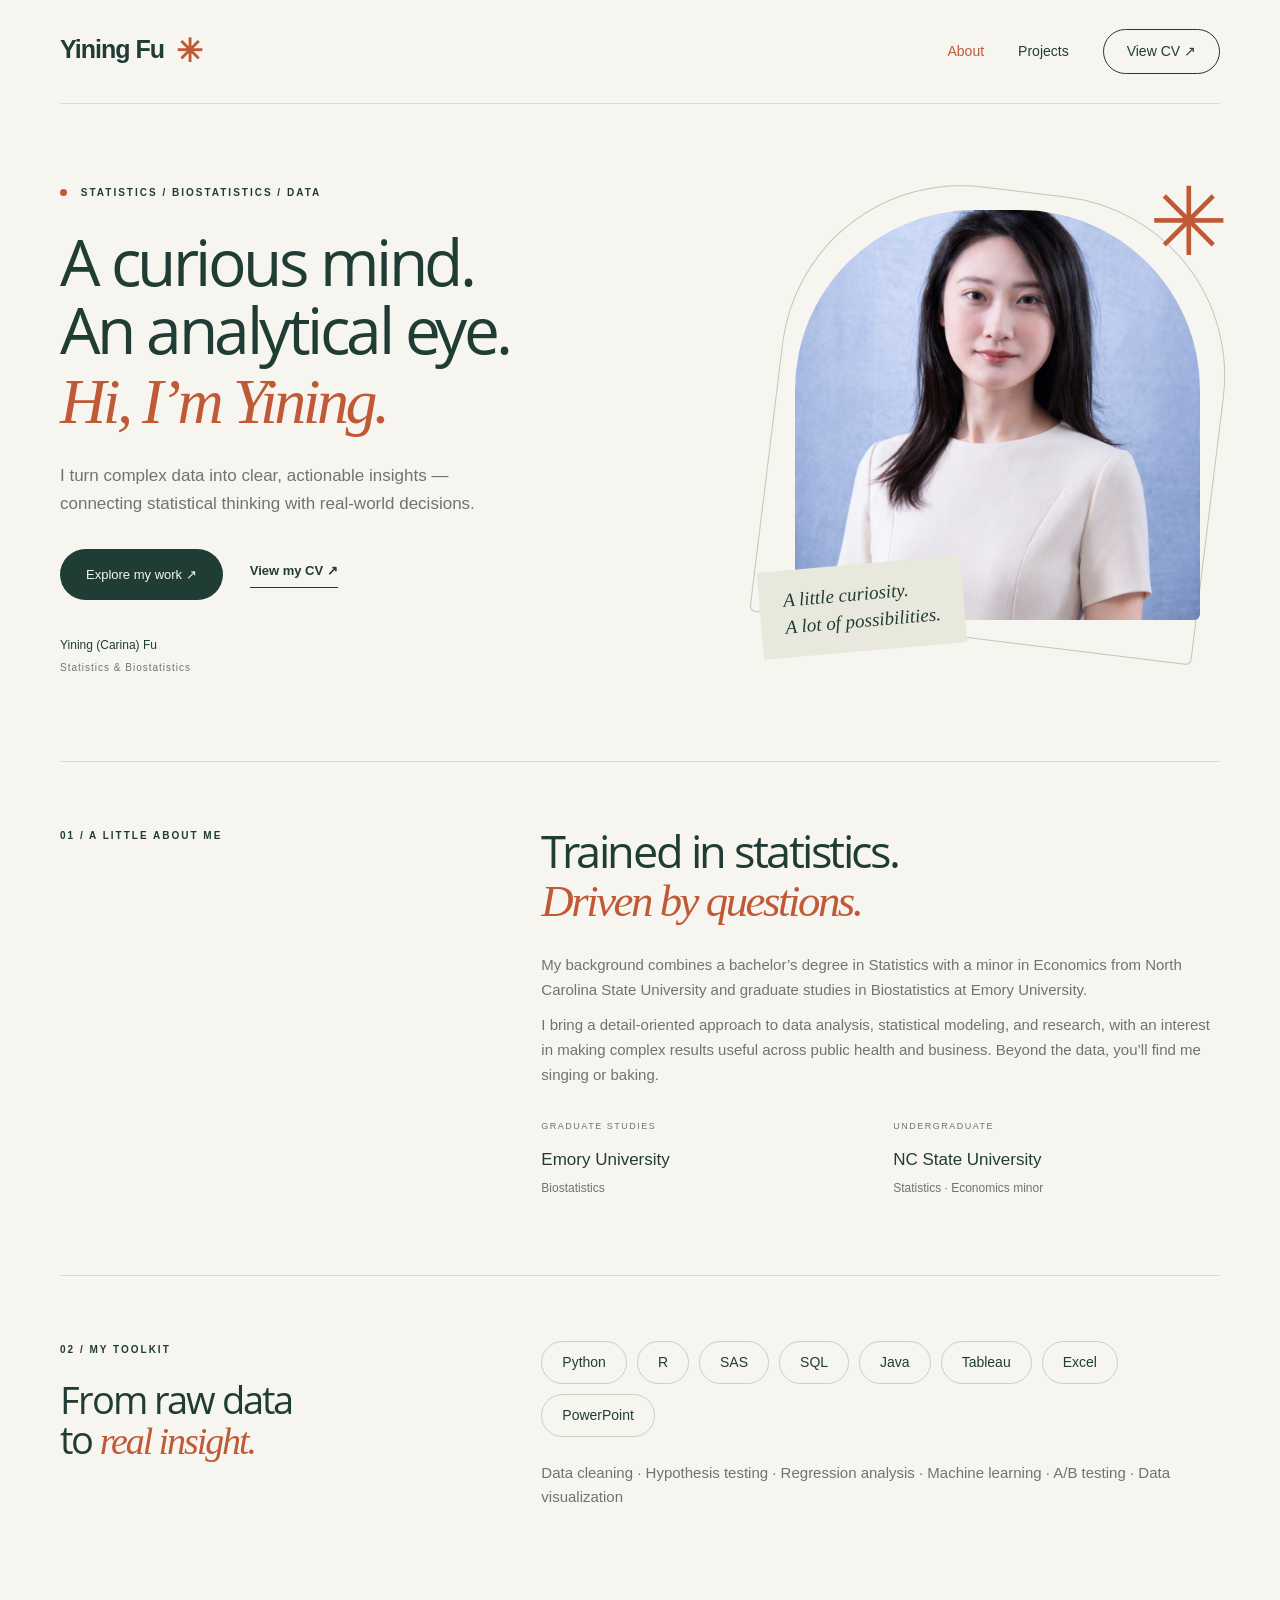
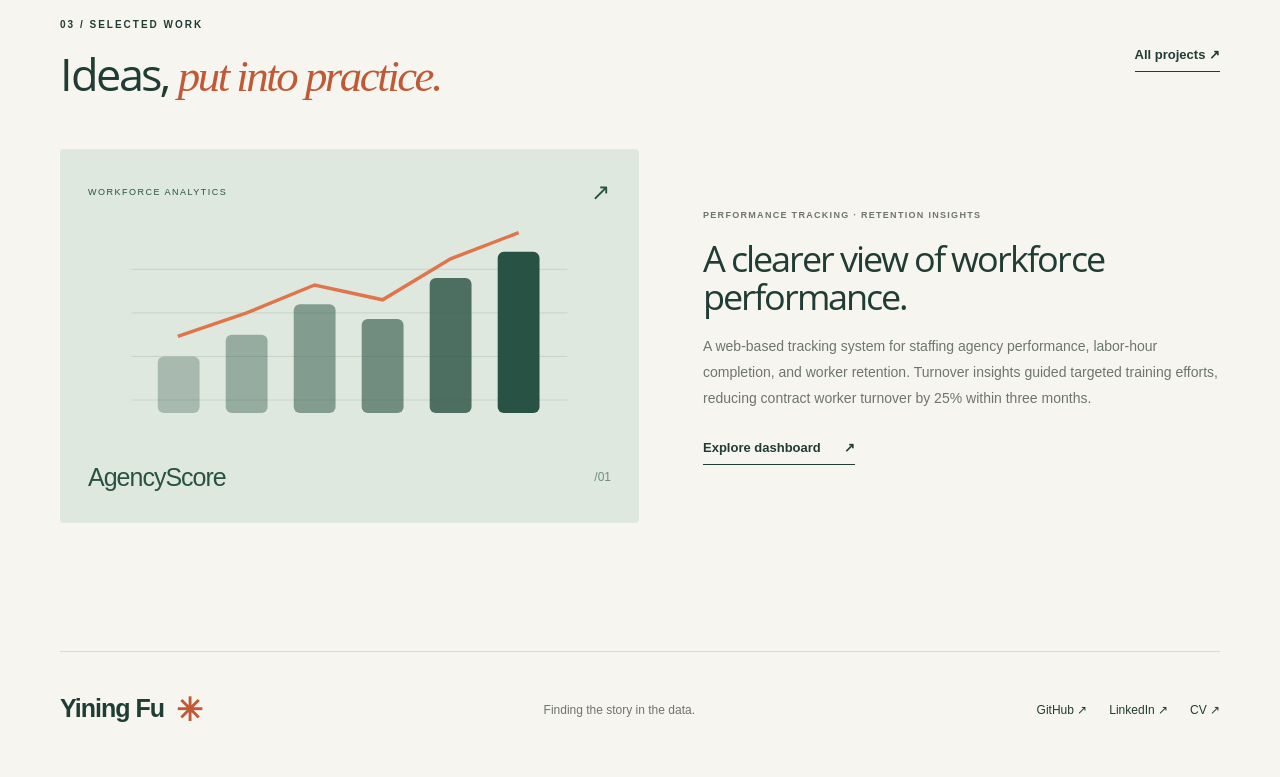
<file: docs/index.html>
<!DOCTYPE html>

<html>

<head>

<meta charset="utf-8" />
<meta name="generator" content="pandoc" />
<meta http-equiv="X-UA-Compatible" content="IE=EDGE" />




<title>Yining Fu | Statistics & Biostatistics</title>

<script src="site_libs/header-attrs-2.29/header-attrs.js"></script>
<script src="site_libs/jquery-3.6.0/jquery-3.6.0.min.js"></script>
<meta name="viewport" content="width=device-width, initial-scale=1" />
<link href="site_libs/bootstrap-3.3.5/css/yeti.min.css" rel="stylesheet" />
<script src="site_libs/bootstrap-3.3.5/js/bootstrap.min.js"></script>
<script src="site_libs/bootstrap-3.3.5/shim/html5shiv.min.js"></script>
<script src="site_libs/bootstrap-3.3.5/shim/respond.min.js"></script>
<style>h1 {font-size: 34px;}
       h1.title {font-size: 38px;}
       h2 {font-size: 30px;}
       h3 {font-size: 24px;}
       h4 {font-size: 18px;}
       h5 {font-size: 16px;}
       h6 {font-size: 12px;}
       code {color: inherit; background-color: rgba(0, 0, 0, 0.04);}
       pre:not([class]) { background-color: white }</style>
<script src="site_libs/navigation-1.1/tabsets.js"></script>
<link href="site_libs/highlightjs-9.12.0/default.css" rel="stylesheet" />
<script src="site_libs/highlightjs-9.12.0/highlight.js"></script>
<link href="site_libs/font-awesome-6.5.2/css/all.min.css" rel="stylesheet" />
<link href="site_libs/font-awesome-6.5.2/css/v4-shims.min.css" rel="stylesheet" />
<link rel="icon" type="image/png" href="images/favicon.ico"/>

<style type="text/css">
  code{white-space: pre-wrap;}
  span.smallcaps{font-variant: small-caps;}
  span.underline{text-decoration: underline;}
  div.column{display: inline-block; vertical-align: top; width: 50%;}
  div.hanging-indent{margin-left: 1.5em; text-indent: -1.5em;}
  ul.task-list{list-style: none;}
    </style>

<style type="text/css">code{white-space: pre;}</style>
<script type="text/javascript">
if (window.hljs) {
  hljs.configure({languages: []});
  hljs.initHighlightingOnLoad();
  if (document.readyState && document.readyState === "complete") {
    window.setTimeout(function() { hljs.initHighlighting(); }, 0);
  }
}
</script>






<link rel="stylesheet" href="style.css" type="text/css" />



<style type = "text/css">
.main-container {
  max-width: 940px;
  margin-left: auto;
  margin-right: auto;
}
img {
  max-width:100%;
}
.tabbed-pane {
  padding-top: 12px;
}
.html-widget {
  margin-bottom: 20px;
}
button.code-folding-btn:focus {
  outline: none;
}
summary {
  display: list-item;
}
details > summary > p:only-child {
  display: inline;
}
pre code {
  padding: 0;
}
</style>


<style type="text/css">
.dropdown-submenu {
  position: relative;
}
.dropdown-submenu>.dropdown-menu {
  top: 0;
  left: 100%;
  margin-top: -6px;
  margin-left: -1px;
  border-radius: 0 6px 6px 6px;
}
.dropdown-submenu:hover>.dropdown-menu {
  display: block;
}
.dropdown-submenu>a:after {
  display: block;
  content: " ";
  float: right;
  width: 0;
  height: 0;
  border-color: transparent;
  border-style: solid;
  border-width: 5px 0 5px 5px;
  border-left-color: #cccccc;
  margin-top: 5px;
  margin-right: -10px;
}
.dropdown-submenu:hover>a:after {
  border-left-color: #adb5bd;
}
.dropdown-submenu.pull-left {
  float: none;
}
.dropdown-submenu.pull-left>.dropdown-menu {
  left: -100%;
  margin-left: 10px;
  border-radius: 6px 0 6px 6px;
}
</style>

<script type="text/javascript">
// manage active state of menu based on current page
$(document).ready(function () {
  // active menu anchor
  href = window.location.pathname
  href = href.substr(href.lastIndexOf('/') + 1)
  if (href === "")
    href = "index.html";
  var menuAnchor = $('a[href="' + href + '"]');

  // mark the anchor link active (and if it's in a dropdown, also mark that active)
  var dropdown = menuAnchor.closest('li.dropdown');
  if (window.bootstrap) { // Bootstrap 4+
    menuAnchor.addClass('active');
    dropdown.find('> .dropdown-toggle').addClass('active');
  } else { // Bootstrap 3
    menuAnchor.parent().addClass('active');
    dropdown.addClass('active');
  }

  // Navbar adjustments
  var navHeight = $(".navbar").first().height() + 15;
  var style = document.createElement('style');
  var pt = "padding-top: " + navHeight + "px; ";
  var mt = "margin-top: -" + navHeight + "px; ";
  var css = "";
  // offset scroll position for anchor links (for fixed navbar)
  for (var i = 1; i <= 6; i++) {
    css += ".section h" + i + "{ " + pt + mt + "}\n";
  }
  style.innerHTML = "body {" + pt + "padding-bottom: 40px; }\n" + css;
  document.head.appendChild(style);
});
</script>

<!-- tabsets -->

<style type="text/css">
.tabset-dropdown > .nav-tabs {
  display: inline-table;
  max-height: 500px;
  min-height: 44px;
  overflow-y: auto;
  border: 1px solid #ddd;
  border-radius: 4px;
}

.tabset-dropdown > .nav-tabs > li.active:before, .tabset-dropdown > .nav-tabs.nav-tabs-open:before {
  content: "\e259";
  font-family: 'Glyphicons Halflings';
  display: inline-block;
  padding: 10px;
  border-right: 1px solid #ddd;
}

.tabset-dropdown > .nav-tabs.nav-tabs-open > li.active:before {
  content: "\e258";
  font-family: 'Glyphicons Halflings';
  border: none;
}

.tabset-dropdown > .nav-tabs > li.active {
  display: block;
}

.tabset-dropdown > .nav-tabs > li > a,
.tabset-dropdown > .nav-tabs > li > a:focus,
.tabset-dropdown > .nav-tabs > li > a:hover {
  border: none;
  display: inline-block;
  border-radius: 4px;
  background-color: transparent;
}

.tabset-dropdown > .nav-tabs.nav-tabs-open > li {
  display: block;
  float: none;
}

.tabset-dropdown > .nav-tabs > li {
  display: none;
}
</style>

<!-- code folding -->




</head>

<body>


<div class="container-fluid main-container">




<div class="navbar navbar-default  navbar-fixed-top" role="navigation">
  <div class="container">
    <div class="navbar-header">
      <button type="button" class="navbar-toggle collapsed" data-toggle="collapse" data-bs-toggle="collapse" data-target="#navbar" data-bs-target="#navbar">
        <span class="icon-bar"></span>
        <span class="icon-bar"></span>
        <span class="icon-bar"></span>
      </button>
      <a class="navbar-brand" href="index.html">Yining's Website</a>
    </div>
    <div id="navbar" class="navbar-collapse collapse">
      <ul class="nav navbar-nav">
        <li>
  <a href="index.html">
    <span class="fa fa-home"></span>
     
    Home
  </a>
</li>
<li>
  <a href="projects.html">
    <span class="fa fa-computer"></span>
     
    Projects
  </a>
</li>
<li>
  <a href="files/cv_full.pdf">
    <span class="fa fa-paperclip"></span>
     
    CV
  </a>
</li>
      </ul>
      <ul class="nav navbar-nav navbar-right">
        <li>
  <a href="https://github.com/yiningfu619">
    <span class="fa fa-github"></span>
     
  </a>
</li>
<li>
  <a href="https://www.linkedin.com/in/yining-fu-abc2025/">
    <span class="fa fa-linkedin"></span>
     
  </a>
</li>
      </ul>
    </div><!--/.nav-collapse -->
  </div><!--/.container -->
</div><!--/.navbar -->

<nav class="portfolio-nav" aria-label="Main navigation"><a class="signature" href="index.html">Yining Fu<span>✳</span></a><div><a href="index.html" aria-current="page">About</a><a href="projects.html">Projects</a><a class="nav-cv" href="files/cv_full.pdf">View CV ↗</a></div></nav><main><section class="home-hero"><div><div class="eyebrow"><span class="tiny-dot"></span> STATISTICS / BIOSTATISTICS / DATA</div><h1>A curious mind.<br>An analytical eye.<br><em>Hi, I’m Yining.</em></h1><p class="intro">I turn complex data into clear, actionable insights — connecting statistical thinking with real-world decisions.</p><div class="hero-actions"><a class="button" href="projects.html">Explore my work ↗</a><a class="text-link" href="files/cv_full.pdf">View my CV ↗</a></div><div class="name-note">Yining (Carina) Fu <span>Statistics &amp; Biostatistics</span></div></div><div class="portrait-wrap"><span class="portrait-orbit"></span><img src="images/profile.png" alt="Yining (Carina) Fu" class="portrait"><span class="portrait-star">✳</span><div class="portrait-caption">A little curiosity.<br>A lot of possibilities.</div></div></section><section class="about-section"><div class="eyebrow">01 / A LITTLE ABOUT ME</div><div><h2>Trained in statistics.<br><em>Driven by questions.</em></h2><p>My background combines a bachelor’s degree in Statistics with a minor in Economics from North Carolina State University and graduate studies in Biostatistics at Emory University.</p><p>I bring a detail-oriented approach to data analysis, statistical modeling, and research, with an interest in making complex results useful across public health and business. Beyond the data, you’ll find me singing or baking.</p><div class="education"><div><span>GRADUATE STUDIES</span><strong>Emory University</strong><p>Biostatistics</p></div><div><span>UNDERGRADUATE</span><strong>NC State University</strong><p>Statistics · Economics minor</p></div></div></div></section><section class="toolkit"><div><div class="eyebrow">02 / MY TOOLKIT</div><h2>From raw data<br>to <em>real insight.</em></h2></div><div><div class="skill-tags"><span>Python</span><span>R</span><span>SAS</span><span>SQL</span><span>Java</span><span>Tableau</span><span>Excel</span><span>PowerPoint</span></div><p>Data cleaning · Hypothesis testing · Regression analysis · Machine learning · A/B testing · Data visualization</p></div></section><section class="home-work"><div class="section-heading"><div><div class="eyebrow">03 / SELECTED WORK</div><h2>Ideas, <em>put into practice.</em></h2></div><a class="text-link" href="projects.html">All projects ↗</a></div><article class="project-card card-0"><a class="project-art" href="https://yiningfu619.github.io/AgencyScore/" aria-label="Explore dashboard: AgencyScore"><div class="art-top"><span>WORKFORCE ANALYTICS</span><span>↗</span></div><svg viewBox="0 0 600 270" aria-hidden="true"><g stroke="currentColor" opacity=".15"><path d="M50 60H550M50 110H550M50 160H550M50 210H550"/></g><g fill="currentColor"><rect x="80" y="160" width="48" height="65" rx="7" opacity=".3"/><rect x="158" y="135" width="48" height="90" rx="7" opacity=".4"/><rect x="236" y="100" width="48" height="125" rx="7" opacity=".5"/><rect x="314" y="117" width="48" height="108" rx="7" opacity=".6"/><rect x="392" y="70" width="48" height="155" rx="7" opacity=".8"/><rect x="470" y="40" width="48" height="185" rx="7"/></g><path d="M103 137L182 110L260 78L338 95L416 48L494 18" fill="none" stroke="#df754d" stroke-width="4"/></svg><div class="art-bottom"><strong>AgencyScore</strong><span>/01</span></div></a><div class="project-copy"><div class="eyebrow">Performance tracking · Retention insights</div><h2>A clearer view of workforce performance.</h2><p>A web-based tracking system for staffing agency performance, labor-hour completion, and worker retention. Turnover insights guided targeted training efforts, reducing contract worker turnover by 25% within three months.</p><a class="text-link" href="https://yiningfu619.github.io/AgencyScore/">Explore dashboard <span>↗</span></a></div></article></section></main><footer class="portfolio-footer"><a class="signature" href="index.html">Yining Fu<span>✳</span></a><p>Finding the story in the data.</p><div><a href="https://github.com/yiningfu619">GitHub ↗</a><a href="https://www.linkedin.com/in/yining-fu-abc2025/">LinkedIn ↗</a><a href="files/cv_full.pdf">CV ↗</a></div></footer>
</div>

<script>

// add bootstrap table styles to pandoc tables
function bootstrapStylePandocTables() {
  $('tr.odd').parent('tbody').parent('table').addClass('table table-condensed');
}
$(document).ready(function () {
  bootstrapStylePandocTables();
});


</script>

<!-- tabsets -->

<script>
$(document).ready(function () {
  window.buildTabsets("TOC");
});

$(document).ready(function () {
  $('.tabset-dropdown > .nav-tabs > li').click(function () {
    $(this).parent().toggleClass('nav-tabs-open');
  });
});
</script>

<!-- code folding -->


<!-- dynamically load mathjax for compatibility with self-contained -->
<script>
  (function () {
    var script = document.createElement("script");
    script.type = "text/javascript";
    script.src  = "https://mathjax.rstudio.com/latest/MathJax.js?config=TeX-AMS-MML_HTMLorMML";
    document.getElementsByTagName("head")[0].appendChild(script);
  })();
</script>

</body>
</html>
</file>
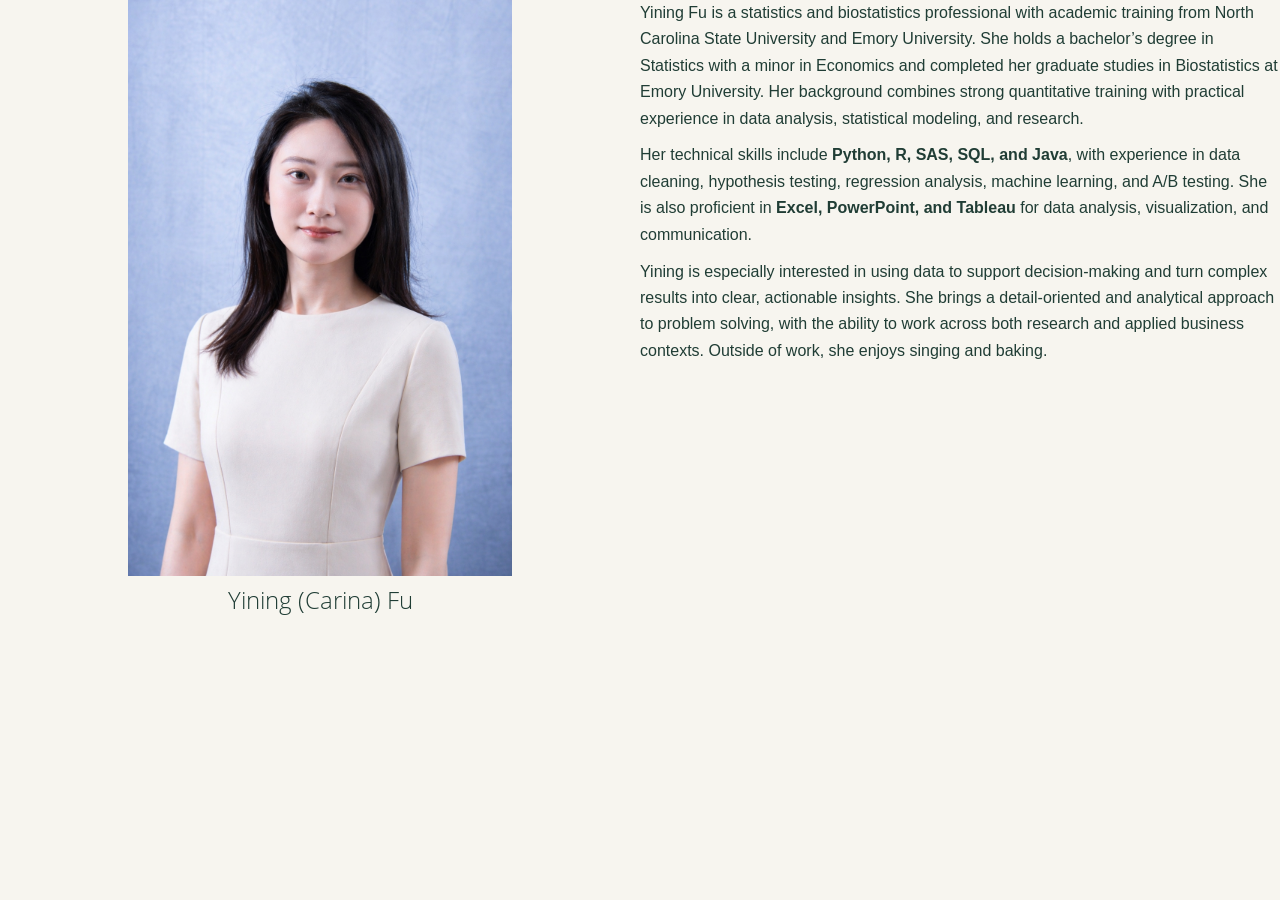
<file: docs/index.knit.html>
<!DOCTYPE html>

<html>

<head>

<meta charset="utf-8" />
<meta name="generator" content="pandoc" />
<meta http-equiv="X-UA-Compatible" content="IE=EDGE" />




<title>index.knit</title>

<script src="site_libs/header-attrs-2.29/header-attrs.js"></script>
<script src="site_libs/jquery-3.6.0/jquery-3.6.0.min.js"></script>
<meta name="viewport" content="width=device-width, initial-scale=1" />
<link href="site_libs/bootstrap-3.3.5/css/yeti.min.css" rel="stylesheet" />
<script src="site_libs/bootstrap-3.3.5/js/bootstrap.min.js"></script>
<script src="site_libs/bootstrap-3.3.5/shim/html5shiv.min.js"></script>
<script src="site_libs/bootstrap-3.3.5/shim/respond.min.js"></script>
<style>h1 {font-size: 34px;}
       h1.title {font-size: 38px;}
       h2 {font-size: 30px;}
       h3 {font-size: 24px;}
       h4 {font-size: 18px;}
       h5 {font-size: 16px;}
       h6 {font-size: 12px;}
       code {color: inherit; background-color: rgba(0, 0, 0, 0.04);}
       pre:not([class]) { background-color: white }</style>
<script src="site_libs/navigation-1.1/tabsets.js"></script>
<link href="site_libs/highlightjs-9.12.0/default.css" rel="stylesheet" />
<script src="site_libs/highlightjs-9.12.0/highlight.js"></script>
<link rel="icon" type="image/png" href="images/favicon.ico"/>

<style type="text/css">
  code{white-space: pre-wrap;}
  span.smallcaps{font-variant: small-caps;}
  span.underline{text-decoration: underline;}
  div.column{display: inline-block; vertical-align: top; width: 50%;}
  div.hanging-indent{margin-left: 1.5em; text-indent: -1.5em;}
  ul.task-list{list-style: none;}
    </style>

<style type="text/css">code{white-space: pre;}</style>
<script type="text/javascript">
if (window.hljs) {
  hljs.configure({languages: []});
  hljs.initHighlightingOnLoad();
  if (document.readyState && document.readyState === "complete") {
    window.setTimeout(function() { hljs.initHighlighting(); }, 0);
  }
}
</script>






<link rel="stylesheet" href="style.css" type="text/css" />



<style type = "text/css">
.main-container {
  max-width: 940px;
  margin-left: auto;
  margin-right: auto;
}
img {
  max-width:100%;
}
.tabbed-pane {
  padding-top: 12px;
}
.html-widget {
  margin-bottom: 20px;
}
button.code-folding-btn:focus {
  outline: none;
}
summary {
  display: list-item;
}
details > summary > p:only-child {
  display: inline;
}
pre code {
  padding: 0;
}
</style>


<style type="text/css">
.dropdown-submenu {
  position: relative;
}
.dropdown-submenu>.dropdown-menu {
  top: 0;
  left: 100%;
  margin-top: -6px;
  margin-left: -1px;
  border-radius: 0 6px 6px 6px;
}
.dropdown-submenu:hover>.dropdown-menu {
  display: block;
}
.dropdown-submenu>a:after {
  display: block;
  content: " ";
  float: right;
  width: 0;
  height: 0;
  border-color: transparent;
  border-style: solid;
  border-width: 5px 0 5px 5px;
  border-left-color: #cccccc;
  margin-top: 5px;
  margin-right: -10px;
}
.dropdown-submenu:hover>a:after {
  border-left-color: #adb5bd;
}
.dropdown-submenu.pull-left {
  float: none;
}
.dropdown-submenu.pull-left>.dropdown-menu {
  left: -100%;
  margin-left: 10px;
  border-radius: 6px 0 6px 6px;
}
</style>

<script type="text/javascript">
// manage active state of menu based on current page
$(document).ready(function () {
  // active menu anchor
  href = window.location.pathname
  href = href.substr(href.lastIndexOf('/') + 1)
  if (href === "")
    href = "index.html";
  var menuAnchor = $('a[href="' + href + '"]');

  // mark the anchor link active (and if it's in a dropdown, also mark that active)
  var dropdown = menuAnchor.closest('li.dropdown');
  if (window.bootstrap) { // Bootstrap 4+
    menuAnchor.addClass('active');
    dropdown.find('> .dropdown-toggle').addClass('active');
  } else { // Bootstrap 3
    menuAnchor.parent().addClass('active');
    dropdown.addClass('active');
  }

  // Navbar adjustments
  var navHeight = $(".navbar").first().height() + 15;
  var style = document.createElement('style');
  var pt = "padding-top: " + navHeight + "px; ";
  var mt = "margin-top: -" + navHeight + "px; ";
  var css = "";
  // offset scroll position for anchor links (for fixed navbar)
  for (var i = 1; i <= 6; i++) {
    css += ".section h" + i + "{ " + pt + mt + "}\n";
  }
  style.innerHTML = "body {" + pt + "padding-bottom: 40px; }\n" + css;
  document.head.appendChild(style);
});
</script>

<!-- tabsets -->

<style type="text/css">
.tabset-dropdown > .nav-tabs {
  display: inline-table;
  max-height: 500px;
  min-height: 44px;
  overflow-y: auto;
  border: 1px solid #ddd;
  border-radius: 4px;
}

.tabset-dropdown > .nav-tabs > li.active:before, .tabset-dropdown > .nav-tabs.nav-tabs-open:before {
  content: "\e259";
  font-family: 'Glyphicons Halflings';
  display: inline-block;
  padding: 10px;
  border-right: 1px solid #ddd;
}

.tabset-dropdown > .nav-tabs.nav-tabs-open > li.active:before {
  content: "\e258";
  font-family: 'Glyphicons Halflings';
  border: none;
}

.tabset-dropdown > .nav-tabs > li.active {
  display: block;
}

.tabset-dropdown > .nav-tabs > li > a,
.tabset-dropdown > .nav-tabs > li > a:focus,
.tabset-dropdown > .nav-tabs > li > a:hover {
  border: none;
  display: inline-block;
  border-radius: 4px;
  background-color: transparent;
}

.tabset-dropdown > .nav-tabs.nav-tabs-open > li {
  display: block;
  float: none;
}

.tabset-dropdown > .nav-tabs > li {
  display: none;
}
</style>

<!-- code folding -->




</head>

<body>


<div class="container-fluid main-container">




<div class="navbar navbar-default  navbar-fixed-top" role="navigation">
  <div class="container">
    <div class="navbar-header">
      <button type="button" class="navbar-toggle collapsed" data-toggle="collapse" data-bs-toggle="collapse" data-target="#navbar" data-bs-target="#navbar">
        <span class="icon-bar"></span>
        <span class="icon-bar"></span>
        <span class="icon-bar"></span>
      </button>
      <a class="navbar-brand" href="index.html">Yining's Website</a>
    </div>
    <div id="navbar" class="navbar-collapse collapse">
      <ul class="nav navbar-nav">
        <li>
  <a href="index.html">
    <span class="fa fa-home"></span>
     
    Home
  </a>
</li>
<li>
  <a href="projects.html">
    <span class="fa fa-computer"></span>
     
    Projects
  </a>
</li>
<li>
  <a href="files/cv_full.pdf">
    <span class="fa fa-paperclip"></span>
     
    CV
  </a>
</li>
      </ul>
      <ul class="nav navbar-nav navbar-right">
        <li>
  <a href="https://github.com/yiningfu619">
    <span class="fa fa-github"></span>
     
  </a>
</li>
<li>
  <a href="https://www.linkedin.com/in/yining-fu-abc2025/">
    <span class="fa fa-linkedin"></span>
     
  </a>
</li>
      </ul>
    </div><!--/.nav-collapse -->
  </div><!--/.container -->
</div><!--/.navbar -->

<div id="header">




</div>


<div class="columns">
<div class="column" style="text-align: center;">
<p><img src="images/profile.png" alt="" width="60%" style="display: block; margin: auto;" /></p>
<div id="yining-carina-fu" class="section level3">
<h3>Yining (Carina) Fu</h3>
</div>
</div><div class="column" style="text-align: left;">
<p>Yining Fu is a statistics and biostatistics professional with
academic training from North Carolina State University and Emory
University. She holds a bachelor’s degree in Statistics with a minor in
Economics and completed her graduate studies in Biostatistics at Emory
University. Her background combines strong quantitative training with
practical experience in data analysis, statistical modeling, and
research.</p>
<p>Her technical skills include <strong>Python, R, SAS, SQL, and
Java</strong>, with experience in data cleaning, hypothesis testing,
regression analysis, machine learning, and A/B testing. She is also
proficient in <strong>Excel, PowerPoint, and Tableau</strong> for data
analysis, visualization, and communication.</p>
<p>Yining is especially interested in using data to support
decision-making and turn complex results into clear, actionable
insights. She brings a detail-oriented and analytical approach to
problem solving, with the ability to work across both research and
applied business contexts. Outside of work, she enjoys singing and
baking.</p>
</div>
</div>




</div>

<script>

// add bootstrap table styles to pandoc tables
function bootstrapStylePandocTables() {
  $('tr.odd').parent('tbody').parent('table').addClass('table table-condensed');
}
$(document).ready(function () {
  bootstrapStylePandocTables();
});


</script>

<!-- tabsets -->

<script>
$(document).ready(function () {
  window.buildTabsets("TOC");
});

$(document).ready(function () {
  $('.tabset-dropdown > .nav-tabs > li').click(function () {
    $(this).parent().toggleClass('nav-tabs-open');
  });
});
</script>

<!-- code folding -->


<!-- dynamically load mathjax for compatibility with self-contained -->
<script>
  (function () {
    var script = document.createElement("script");
    script.type = "text/javascript";
    script.src  = "https://mathjax.rstudio.com/latest/MathJax.js?config=TeX-AMS-MML_HTMLorMML";
    document.getElementsByTagName("head")[0].appendChild(script);
  })();
</script>

</body>
</html>
</file>
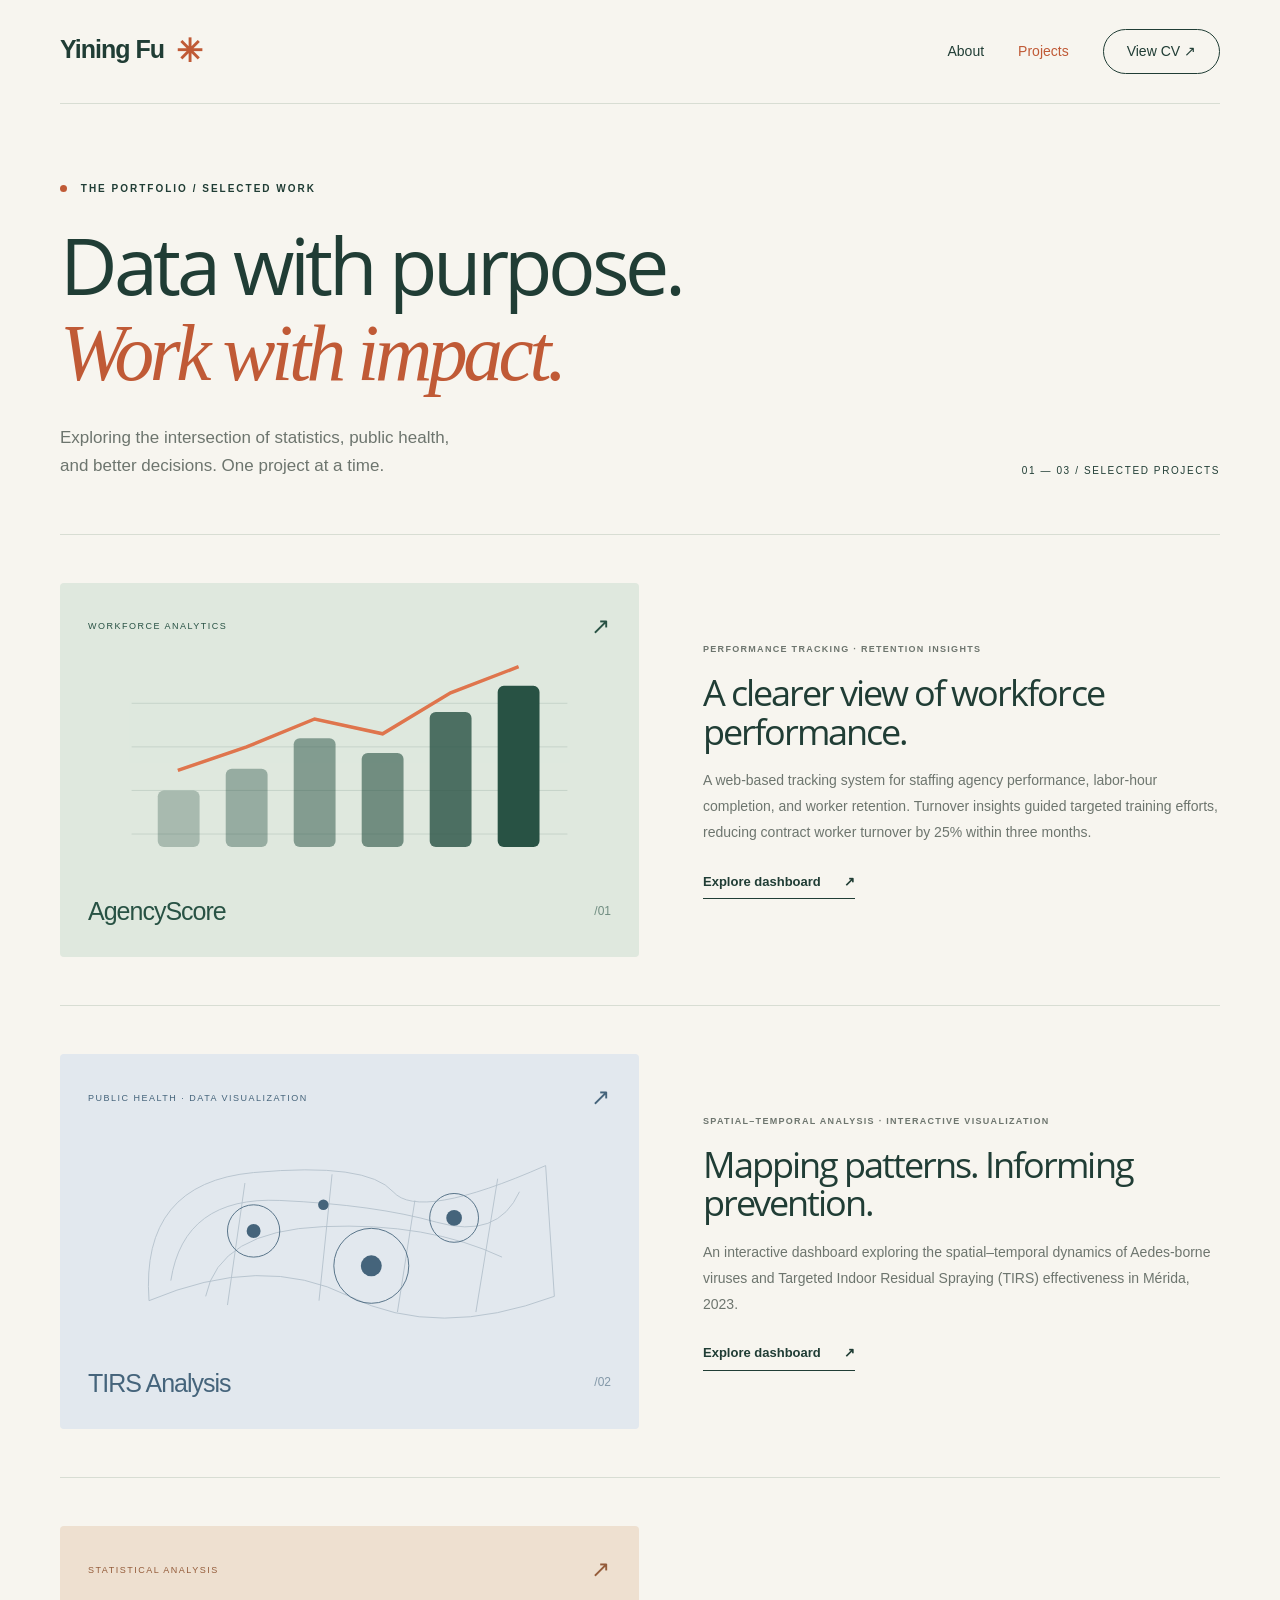
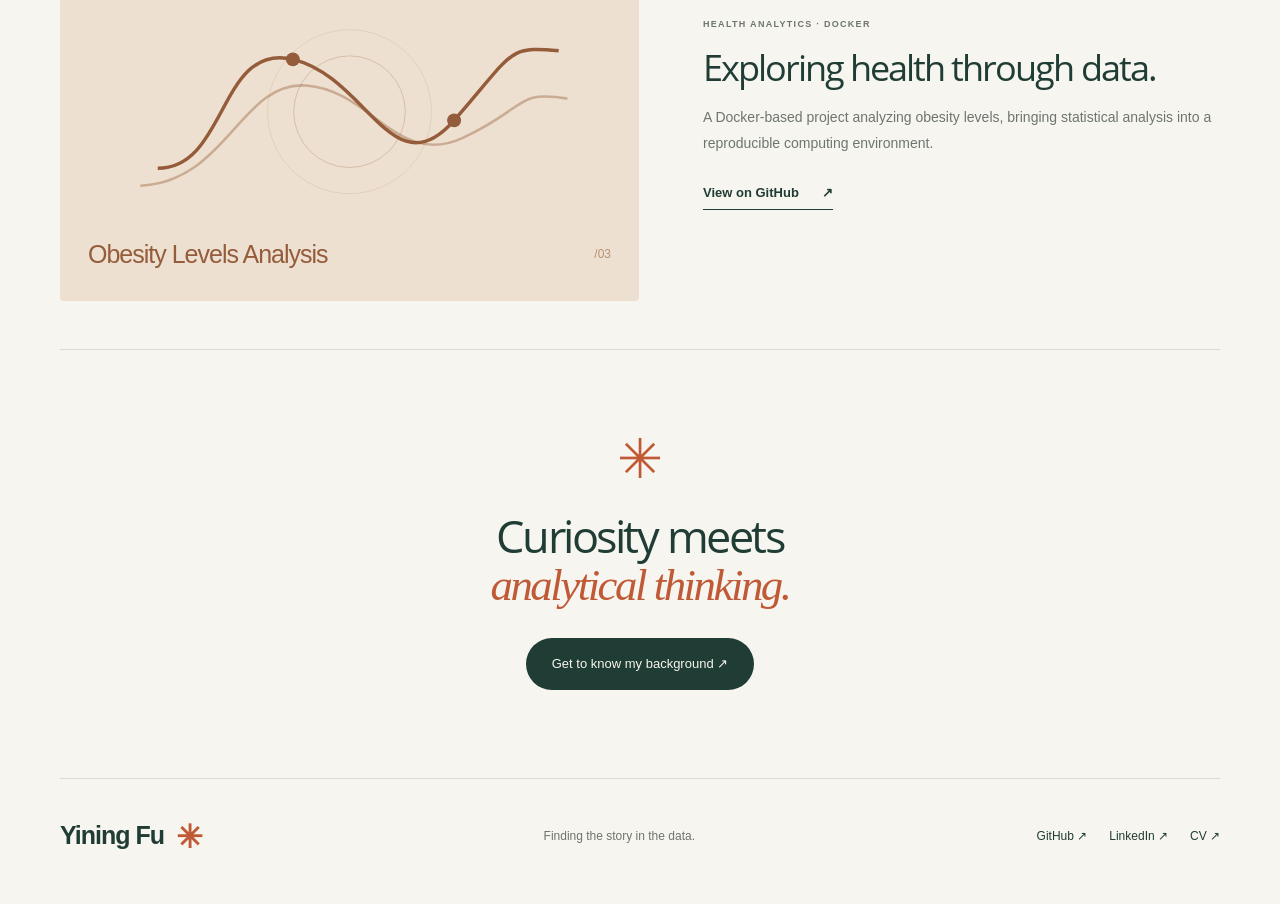
<file: docs/projects.html>
<!DOCTYPE html>

<html>

<head>

<meta charset="utf-8" />
<meta name="generator" content="pandoc" />
<meta http-equiv="X-UA-Compatible" content="IE=EDGE" />




<title>Selected Projects | Yining Fu</title>

<script src="site_libs/header-attrs-2.29/header-attrs.js"></script>
<script src="site_libs/jquery-3.6.0/jquery-3.6.0.min.js"></script>
<meta name="viewport" content="width=device-width, initial-scale=1" />
<link href="site_libs/bootstrap-3.3.5/css/yeti.min.css" rel="stylesheet" />
<script src="site_libs/bootstrap-3.3.5/js/bootstrap.min.js"></script>
<script src="site_libs/bootstrap-3.3.5/shim/html5shiv.min.js"></script>
<script src="site_libs/bootstrap-3.3.5/shim/respond.min.js"></script>
<style>h1 {font-size: 34px;}
       h1.title {font-size: 38px;}
       h2 {font-size: 30px;}
       h3 {font-size: 24px;}
       h4 {font-size: 18px;}
       h5 {font-size: 16px;}
       h6 {font-size: 12px;}
       code {color: inherit; background-color: rgba(0, 0, 0, 0.04);}
       pre:not([class]) { background-color: white }</style>
<script src="site_libs/navigation-1.1/tabsets.js"></script>
<link href="site_libs/highlightjs-9.12.0/default.css" rel="stylesheet" />
<script src="site_libs/highlightjs-9.12.0/highlight.js"></script>
<link href="site_libs/font-awesome-6.5.2/css/all.min.css" rel="stylesheet" />
<link href="site_libs/font-awesome-6.5.2/css/v4-shims.min.css" rel="stylesheet" />
<link rel="icon" type="image/png" href="images/favicon.ico"/>

<style type="text/css">
  code{white-space: pre-wrap;}
  span.smallcaps{font-variant: small-caps;}
  span.underline{text-decoration: underline;}
  div.column{display: inline-block; vertical-align: top; width: 50%;}
  div.hanging-indent{margin-left: 1.5em; text-indent: -1.5em;}
  ul.task-list{list-style: none;}
    </style>

<style type="text/css">code{white-space: pre;}</style>
<script type="text/javascript">
if (window.hljs) {
  hljs.configure({languages: []});
  hljs.initHighlightingOnLoad();
  if (document.readyState && document.readyState === "complete") {
    window.setTimeout(function() { hljs.initHighlighting(); }, 0);
  }
}
</script>






<link rel="stylesheet" href="style.css" type="text/css" />



<style type = "text/css">
.main-container {
  max-width: 940px;
  margin-left: auto;
  margin-right: auto;
}
img {
  max-width:100%;
}
.tabbed-pane {
  padding-top: 12px;
}
.html-widget {
  margin-bottom: 20px;
}
button.code-folding-btn:focus {
  outline: none;
}
summary {
  display: list-item;
}
details > summary > p:only-child {
  display: inline;
}
pre code {
  padding: 0;
}
</style>


<style type="text/css">
.dropdown-submenu {
  position: relative;
}
.dropdown-submenu>.dropdown-menu {
  top: 0;
  left: 100%;
  margin-top: -6px;
  margin-left: -1px;
  border-radius: 0 6px 6px 6px;
}
.dropdown-submenu:hover>.dropdown-menu {
  display: block;
}
.dropdown-submenu>a:after {
  display: block;
  content: " ";
  float: right;
  width: 0;
  height: 0;
  border-color: transparent;
  border-style: solid;
  border-width: 5px 0 5px 5px;
  border-left-color: #cccccc;
  margin-top: 5px;
  margin-right: -10px;
}
.dropdown-submenu:hover>a:after {
  border-left-color: #adb5bd;
}
.dropdown-submenu.pull-left {
  float: none;
}
.dropdown-submenu.pull-left>.dropdown-menu {
  left: -100%;
  margin-left: 10px;
  border-radius: 6px 0 6px 6px;
}
</style>

<script type="text/javascript">
// manage active state of menu based on current page
$(document).ready(function () {
  // active menu anchor
  href = window.location.pathname
  href = href.substr(href.lastIndexOf('/') + 1)
  if (href === "")
    href = "index.html";
  var menuAnchor = $('a[href="' + href + '"]');

  // mark the anchor link active (and if it's in a dropdown, also mark that active)
  var dropdown = menuAnchor.closest('li.dropdown');
  if (window.bootstrap) { // Bootstrap 4+
    menuAnchor.addClass('active');
    dropdown.find('> .dropdown-toggle').addClass('active');
  } else { // Bootstrap 3
    menuAnchor.parent().addClass('active');
    dropdown.addClass('active');
  }

  // Navbar adjustments
  var navHeight = $(".navbar").first().height() + 15;
  var style = document.createElement('style');
  var pt = "padding-top: " + navHeight + "px; ";
  var mt = "margin-top: -" + navHeight + "px; ";
  var css = "";
  // offset scroll position for anchor links (for fixed navbar)
  for (var i = 1; i <= 6; i++) {
    css += ".section h" + i + "{ " + pt + mt + "}\n";
  }
  style.innerHTML = "body {" + pt + "padding-bottom: 40px; }\n" + css;
  document.head.appendChild(style);
});
</script>

<!-- tabsets -->

<style type="text/css">
.tabset-dropdown > .nav-tabs {
  display: inline-table;
  max-height: 500px;
  min-height: 44px;
  overflow-y: auto;
  border: 1px solid #ddd;
  border-radius: 4px;
}

.tabset-dropdown > .nav-tabs > li.active:before, .tabset-dropdown > .nav-tabs.nav-tabs-open:before {
  content: "\e259";
  font-family: 'Glyphicons Halflings';
  display: inline-block;
  padding: 10px;
  border-right: 1px solid #ddd;
}

.tabset-dropdown > .nav-tabs.nav-tabs-open > li.active:before {
  content: "\e258";
  font-family: 'Glyphicons Halflings';
  border: none;
}

.tabset-dropdown > .nav-tabs > li.active {
  display: block;
}

.tabset-dropdown > .nav-tabs > li > a,
.tabset-dropdown > .nav-tabs > li > a:focus,
.tabset-dropdown > .nav-tabs > li > a:hover {
  border: none;
  display: inline-block;
  border-radius: 4px;
  background-color: transparent;
}

.tabset-dropdown > .nav-tabs.nav-tabs-open > li {
  display: block;
  float: none;
}

.tabset-dropdown > .nav-tabs > li {
  display: none;
}
</style>

<!-- code folding -->




</head>

<body>


<div class="container-fluid main-container">




<div class="navbar navbar-default  navbar-fixed-top" role="navigation">
  <div class="container">
    <div class="navbar-header">
      <button type="button" class="navbar-toggle collapsed" data-toggle="collapse" data-bs-toggle="collapse" data-target="#navbar" data-bs-target="#navbar">
        <span class="icon-bar"></span>
        <span class="icon-bar"></span>
        <span class="icon-bar"></span>
      </button>
      <a class="navbar-brand" href="index.html">Yining's Website</a>
    </div>
    <div id="navbar" class="navbar-collapse collapse">
      <ul class="nav navbar-nav">
        <li>
  <a href="index.html">
    <span class="fa fa-home"></span>
     
    Home
  </a>
</li>
<li>
  <a href="projects.html">
    <span class="fa fa-computer"></span>
     
    Projects
  </a>
</li>
<li>
  <a href="files/cv_full.pdf">
    <span class="fa fa-paperclip"></span>
     
    CV
  </a>
</li>
      </ul>
      <ul class="nav navbar-nav navbar-right">
        <li>
  <a href="https://github.com/yiningfu619">
    <span class="fa fa-github"></span>
     
  </a>
</li>
<li>
  <a href="https://www.linkedin.com/in/yining-fu-abc2025/">
    <span class="fa fa-linkedin"></span>
     
  </a>
</li>
      </ul>
    </div><!--/.nav-collapse -->
  </div><!--/.container -->
</div><!--/.navbar -->

<nav class="portfolio-nav" aria-label="Main navigation"><a class="signature" href="index.html">Yining Fu<span>✳</span></a><div><a href="index.html">About</a><a href="projects.html" aria-current="page">Projects</a><a class="nav-cv" href="files/cv_full.pdf">View CV ↗</a></div></nav><main><header class="page-hero"><div class="eyebrow"><span class="tiny-dot"></span> THE PORTFOLIO / SELECTED WORK</div><h1>Data with purpose.<br><em>Work with impact.</em></h1><div class="hero-bottom"><p>Exploring the intersection of statistics, public health,<br class="desktop-break"> and better decisions. One project at a time.</p><span class="work-count">01 — 03 / SELECTED PROJECTS</span></div></header><section class="project-list" aria-label="Selected projects"><article class="project-card card-0"><a class="project-art" href="https://yiningfu619.github.io/AgencyScore/" aria-label="Explore dashboard: AgencyScore"><div class="art-top"><span>WORKFORCE ANALYTICS</span><span>↗</span></div><svg viewBox="0 0 600 270" aria-hidden="true"><g stroke="currentColor" opacity=".15"><path d="M50 60H550M50 110H550M50 160H550M50 210H550"/></g><g fill="currentColor"><rect x="80" y="160" width="48" height="65" rx="7" opacity=".3"/><rect x="158" y="135" width="48" height="90" rx="7" opacity=".4"/><rect x="236" y="100" width="48" height="125" rx="7" opacity=".5"/><rect x="314" y="117" width="48" height="108" rx="7" opacity=".6"/><rect x="392" y="70" width="48" height="155" rx="7" opacity=".8"/><rect x="470" y="40" width="48" height="185" rx="7"/></g><path d="M103 137L182 110L260 78L338 95L416 48L494 18" fill="none" stroke="#df754d" stroke-width="4"/></svg><div class="art-bottom"><strong>AgencyScore</strong><span>/01</span></div></a><div class="project-copy"><div class="eyebrow">Performance tracking · Retention insights</div><h2>A clearer view of workforce performance.</h2><p>A web-based tracking system for staffing agency performance, labor-hour completion, and worker retention. Turnover insights guided targeted training efforts, reducing contract worker turnover by 25% within three months.</p><a class="text-link" href="https://yiningfu619.github.io/AgencyScore/">Explore dashboard <span>↗</span></a></div></article><article class="project-card card-1"><a class="project-art" href="https://yiningfu619.github.io/tirsAnalysis/" aria-label="Explore dashboard: TIRS Analysis"><div class="art-top"><span>PUBLIC HEALTH · DATA VISUALIZATION</span><span>↗</span></div><svg viewBox="0 0 600 270" aria-hidden="true"><g fill="none" stroke="currentColor" opacity=".3"><path d="M70 205Q60 70 190 58T350 80T525 50L535 200Q400 250 300 200T70 205Z"/><path d="M95 182Q110 85 220 90T400 115T495 80M135 200Q150 125 270 120T475 155M180 70L160 210M280 60L265 205M375 90L355 218M470 65L445 218"/></g><g fill="currentColor"><circle cx="190" cy="125" r="8"/><circle cx="325" cy="165" r="12"/><circle cx="420" cy="110" r="9"/><circle cx="270" cy="95" r="6"/></g><g fill="none" stroke="currentColor"><circle cx="190" cy="125" r="30"/><circle cx="325" cy="165" r="43"/><circle cx="420" cy="110" r="28"/></g></svg><div class="art-bottom"><strong>TIRS Analysis</strong><span>/02</span></div></a><div class="project-copy"><div class="eyebrow">Spatial–temporal analysis · Interactive visualization</div><h2>Mapping patterns. Informing prevention.</h2><p>An interactive dashboard exploring the spatial–temporal dynamics of Aedes-borne viruses and Targeted Indoor Residual Spraying (TIRS) effectiveness in Mérida, 2023.</p><a class="text-link" href="https://yiningfu619.github.io/tirsAnalysis/">Explore dashboard <span>↗</span></a></div></article><article class="project-card card-2"><a class="project-art" href="https://github.com/yiningfu619/Final_project" aria-label="View on GitHub: Obesity Levels Analysis"><div class="art-top"><span>STATISTICAL ANALYSIS</span><span>↗</span></div><svg viewBox="0 0 600 270" aria-hidden="true"><g fill="none" stroke="currentColor"><circle cx="300" cy="135" r="94" opacity=".15"/><circle cx="300" cy="135" r="64" opacity=".3"/><path d="M80 200C160 200 150 55 235 75S350 225 420 145S480 60 540 65" stroke-width="4"/><path d="M60 220C160 215 175 100 250 105S355 200 430 165S490 110 550 120" opacity=".4" stroke-width="3"/></g><g fill="currentColor"><circle cx="235" cy="75" r="8"/><circle cx="420" cy="145" r="8"/></g></svg><div class="art-bottom"><strong>Obesity Levels Analysis</strong><span>/03</span></div></a><div class="project-copy"><div class="eyebrow">Health analytics · Docker</div><h2>Exploring health through data.</h2><p>A Docker-based project analyzing obesity levels, bringing statistical analysis into a reproducible computing environment.</p><a class="text-link" href="https://github.com/yiningfu619/Final_project">View on GitHub <span>↗</span></a></div></article></section><section class="closing"><span class="asterisk">✳</span><h2>Curiosity meets<br><em>analytical thinking.</em></h2><a class="button" href="files/cv_full.pdf">Get to know my background ↗</a></section></main><footer class="portfolio-footer"><a class="signature" href="index.html">Yining Fu<span>✳</span></a><p>Finding the story in the data.</p><div><a href="https://github.com/yiningfu619">GitHub ↗</a><a href="https://www.linkedin.com/in/yining-fu-abc2025/">LinkedIn ↗</a><a href="files/cv_full.pdf">CV ↗</a></div></footer>
</div>

<script>

// add bootstrap table styles to pandoc tables
function bootstrapStylePandocTables() {
  $('tr.odd').parent('tbody').parent('table').addClass('table table-condensed');
}
$(document).ready(function () {
  bootstrapStylePandocTables();
});


</script>

<!-- tabsets -->

<script>
$(document).ready(function () {
  window.buildTabsets("TOC");
});

$(document).ready(function () {
  $('.tabset-dropdown > .nav-tabs > li').click(function () {
    $(this).parent().toggleClass('nav-tabs-open');
  });
});
</script>

<!-- code folding -->


<!-- dynamically load mathjax for compatibility with self-contained -->
<script>
  (function () {
    var script = document.createElement("script");
    script.type = "text/javascript";
    script.src  = "https://mathjax.rstudio.com/latest/MathJax.js?config=TeX-AMS-MML_HTMLorMML";
    document.getElementsByTagName("head")[0].appendChild(script);
  })();
</script>

</body>
</html>
</file>
<file: docs/site_libs/highlightjs-9.12.0/default.css>
.hljs-literal {
  color: #990073;
}

.hljs-number {
  color: #099;
}

.hljs-comment {
  color: #998;
  font-style: italic;
}

.hljs-keyword {
  color: #900;
  font-weight: bold;
}

.hljs-string {
  color: #d14;
}
</file>
<file: docs/style.css>
:root{--paper:#f7f5ef;--ink:#203d35;--muted:#6d756e;--line:#d8ddd3;--accent:#c05a36}*{box-sizing:border-box}html{scroll-behavior:smooth}body{margin:0;padding:0!important;background:var(--paper);color:var(--ink);font-family:"Avenir Next",Avenir,"Helvetica Neue",sans-serif;font-size:16px;line-height:1.65}a{color:inherit;text-decoration:none}a:hover{color:var(--accent);text-decoration:none}a:focus-visible{outline:3px solid var(--accent);outline-offset:6px}body>.container-fluid.main-container{max-width:none;padding:0}.navbar,#header{display:none!important}h1,h2,h3,p{margin-top:0}h1,h2{font-weight:500;letter-spacing:-.055em;line-height:1.07}h1{font-size:clamp(48px,6.2vw,88px)}h2{font-size:clamp(32px,3.5vw,48px)}em{font-family:Georgia,"Times New Roman",serif;font-weight:400;color:var(--accent)}.portfolio-nav,main,.portfolio-footer{width:min(1160px,calc(100% - 96px));margin:auto}.portfolio-nav{height:104px;display:flex;align-items:center;justify-content:space-between;border-bottom:1px solid var(--line)}.signature{font-size:25px;font-weight:650;letter-spacing:-1px}.signature span{color:var(--accent);display:inline-block;margin-left:12px;font-size:32px;vertical-align:middle}.portfolio-nav>div,.portfolio-footer>div{display:flex;gap:34px;align-items:center}.portfolio-nav>div>a{font-size:14px}.nav-cv{border:1px solid var(--ink);border-radius:30px;padding:10px 23px}.page-hero{padding:76px 0 54px}.eyebrow{font-size:10px;letter-spacing:2px;font-weight:650;line-height:1.8;text-transform:uppercase}.tiny-dot{display:inline-block;width:7px;height:7px;border-radius:50%;background:var(--accent);margin-right:9px}.page-hero h1{margin:24px 0 28px}.hero-bottom{display:flex;justify-content:space-between;align-items:end}.hero-bottom p{color:var(--muted);font-size:17px;margin:0}.work-count{font-size:10px;letter-spacing:1.6px}.project-list{border-top:1px solid var(--line)}.project-card{display:grid;grid-template-columns:1.12fr 1fr;gap:64px;padding:48px 0;border-bottom:1px solid var(--line);align-items:center}.project-art{display:flex;flex-direction:column;justify-content:space-between;background:#dfe8de;color:#285244;border-radius:4px;padding:25px 28px;min-width:0;overflow:hidden;transition:transform .3s,box-shadow .3s}.project-art:hover{color:#285244;transform:translateY(-5px);box-shadow:0 18px 35px #203d3514}.card-1 .project-art{background:#e2e8ee;color:#45647b}.card-2 .project-art{background:#eee0d0;color:#945c3a}.art-top,.art-bottom{display:flex;justify-content:space-between;align-items:center}.art-top{font-size:9px;letter-spacing:1.5px}.art-top>span:last-child{font-size:23px}.art-bottom strong{font-size:25px;letter-spacing:-1px;font-weight:500}.art-bottom>span{font-size:12px;opacity:.6}.project-art svg{width:100%;height:auto;display:block;margin:5px 0}.project-copy .eyebrow{font-size:9px;letter-spacing:1.3px;color:var(--muted)}.project-copy h2{font-size:36px;margin:17px 0}.project-copy p{font-size:14px;line-height:1.85;color:var(--muted);margin-bottom:22px}.text-link{font-size:13px;font-weight:600;border-bottom:1px solid var(--ink);padding-bottom:6px;display:inline-block}.text-link span{margin-left:20px}.closing{text-align:center;padding:76px 0 88px}.asterisk{font-size:55px;color:var(--accent);display:block;line-height:1.2;margin-bottom:20px}.closing h2{margin-bottom:28px}.button{display:inline-block;background:var(--ink);color:var(--paper);padding:15px 26px;border-radius:30px;font-size:13px;transition:background .2s,transform .2s}.button:hover{background:var(--accent);color:white;transform:translateY(-2px)}.portfolio-footer{border-top:1px solid var(--line);padding:32px 0 40px;display:flex;align-items:center;justify-content:space-between}.portfolio-footer p{font-size:12px;color:var(--muted);margin:0}.portfolio-footer>div{gap:22px;font-size:12px}.home-hero{padding:80px 0 85px;display:grid;grid-template-columns:1.45fr 1fr;gap:70px;align-items:center}.home-hero h1{font-size:clamp(45px,5vw,69px);margin:26px 0}.intro{color:var(--muted);max-width:465px;font-size:17px}.hero-actions{display:flex;gap:27px;align-items:center;margin:30px 0 36px}.name-note{font-size:12px}.name-note span{display:block;color:var(--muted);font-size:10px;letter-spacing:1px;margin-top:4px}.portrait-wrap{position:relative;padding:20px 20px 50px}.portrait{width:100%;height:410px;object-fit:cover;object-position:center;border-radius:180px 180px 6px 6px;position:relative}.portrait-orbit{position:absolute;inset:0 0 30px;border:1px solid #bec9b9;border-radius:180px 180px 6px 6px;transform:rotate(7deg)}.portrait-star{position:absolute;top:-15px;right:-9px;color:var(--accent);font-size:95px;line-height:1}.portrait-caption{position:absolute;bottom:19px;left:-15px;background:#e9e8dc;padding:17px 24px;font:italic 19px/1.4 Georgia,serif;transform:rotate(-5deg)}.about-section,.toolkit{border-top:1px solid var(--line);padding:65px 0;display:grid;grid-template-columns:1fr 1.65fr;gap:70px}.about-section h2{margin-bottom:27px}.about-section p,.toolkit p{font-size:15px;color:var(--muted)}.education{display:grid;grid-template-columns:1fr 1fr;gap:25px;margin-top:32px}.education span{display:block;font-size:9px;letter-spacing:1.5px;color:var(--muted);margin-bottom:12px}.education strong{display:block;font-size:17px;font-weight:500}.education p{font-size:12px;margin-top:5px}.toolkit h2{margin:20px 0 0;font-size:38px}.skill-tags{display:flex;gap:10px;flex-wrap:wrap;margin-bottom:24px}.skill-tags span{border:1px solid #c8d0c4;padding:9px 20px;border-radius:30px;font-size:14px}.home-work{padding:30px 0 80px}.section-heading{display:flex;justify-content:space-between;align-items:center}.section-heading h2{margin:16px 0 0}.home-work .project-card{border-bottom:0}.portfolio-nav a[aria-current=page]{color:var(--accent)}@media(min-width:1500px){.page-hero{padding-top:95px}}@media(max-width:800px){.portfolio-nav,main,.portfolio-footer{width:calc(100% - 40px)}.portfolio-nav{height:82px}.portfolio-nav>div{gap:18px}.signature{font-size:21px}.nav-cv{padding:7px 12px}.page-hero{padding:50px 0 32px}.hero-bottom{display:block}.work-count{display:block;margin-top:24px}.project-card{grid-template-columns:1fr;gap:28px;padding:32px 0}.project-copy h2{font-size:32px}.project-art{padding:20px}.portfolio-footer{flex-wrap:wrap;gap:20px}.portfolio-footer p{display:none}.home-hero{grid-template-columns:1fr;padding:48px 0;gap:35px}.portrait-wrap{max-width:390px;width:100%;margin:auto}.home-hero h1{font-size:clamp(43px,8vw,65px)}.about-section,.toolkit{grid-template-columns:1fr;gap:22px;padding:40px 0}.section-heading{display:block}.section-heading>.text-link{margin-top:20px}.closing{padding:48px 0}.desktop-break{display:none}}@media(prefers-reduced-motion:reduce){html{scroll-behavior:auto}*{transition:none!important}}
</file>
<file: docs/site_libs/bootstrap-3.3.5/css/yeti.min.css>
@font-face {
  font-family: 'Open Sans';
  font-style: normal;
  font-weight: 300;
  src: url(fonts/OpenSansLight.ttf) format('truetype');
}
@font-face {
  font-family: 'Open Sans';
  font-style: normal;
  font-weight: 400;
  src: url(fonts/OpenSans.ttf) format('truetype');
}
@font-face {
  font-family: 'Open Sans';
  font-style: normal;
  font-weight: 700;
  src: url(fonts/OpenSansBold.ttf) format('truetype');
}
@font-face {
  font-family: 'Open Sans';
  font-style: italic;
  font-weight: 300;
  src: url(fonts/OpenSansLightItalic.ttf) format('truetype');
}
@font-face {
  font-family: 'Open Sans';
  font-style: italic;
  font-weight: 400;
  src: url(fonts/OpenSansItalic.ttf) format('truetype');
}
@font-face {
  font-family: 'Open Sans';
  font-style: italic;
  font-weight: 700;
  src: url(fonts/OpenSansBoldItalic.ttf) format('truetype');
}


/*!
 * bootswatch v3.3.6
 * Homepage: http://bootswatch.com
 * Copyright 2012-2015 Thomas Park
 * Licensed under MIT
 * Based on Bootstrap
*//*!
 * Bootstrap v3.3.6 (http://getbootstrap.com)
 * Copyright 2011-2015 Twitter, Inc.
 * Licensed under MIT (https://github.com/twbs/bootstrap/blob/master/LICENSE)
 *//*! normalize.css v3.0.3 | MIT License | github.com/necolas/normalize.css */html{font-family:sans-serif;-ms-text-size-adjust:100%;-webkit-text-size-adjust:100%}body{margin:0}article,aside,details,figcaption,figure,footer,header,hgroup,main,menu,nav,section,summary{display:block}audio,canvas,progress,video{display:inline-block;vertical-align:baseline}audio:not([controls]){display:none;height:0}[hidden],template{display:none}a{background-color:transparent}a:active,a:hover{outline:0}abbr[title]{border-bottom:1px dotted}b,strong{font-weight:bold}dfn{font-style:italic}h1{font-size:2em;margin:0.67em 0}mark{background:#ff0;color:#000}small{font-size:80%}sub,sup{font-size:75%;line-height:0;position:relative;vertical-align:baseline}sup{top:-0.5em}sub{bottom:-0.25em}img{border:0}svg:not(:root){overflow:hidden}figure{margin:1em 40px}hr{-webkit-box-sizing:content-box;-moz-box-sizing:content-box;box-sizing:content-box;height:0}pre{overflow:auto}code,kbd,pre,samp{font-family:monospace, monospace;font-size:1em}button,input,optgroup,select,textarea{color:inherit;font:inherit;margin:0}button{overflow:visible}button,select{text-transform:none}button,html input[type="button"],input[type="reset"],input[type="submit"]{-webkit-appearance:button;cursor:pointer}button[disabled],html input[disabled]{cursor:default}button::-moz-focus-inner,input::-moz-focus-inner{border:0;padding:0}input{line-height:normal}input[type="checkbox"],input[type="radio"]{-webkit-box-sizing:border-box;-moz-box-sizing:border-box;box-sizing:border-box;padding:0}input[type="number"]::-webkit-inner-spin-button,input[type="number"]::-webkit-outer-spin-button{height:auto}input[type="search"]{-webkit-appearance:textfield;-webkit-box-sizing:content-box;-moz-box-sizing:content-box;box-sizing:content-box}input[type="search"]::-webkit-search-cancel-button,input[type="search"]::-webkit-search-decoration{-webkit-appearance:none}fieldset{border:1px solid #c0c0c0;margin:0 2px;padding:0.35em 0.625em 0.75em}legend{border:0;padding:0}textarea{overflow:auto}optgroup{font-weight:bold}table{border-collapse:collapse;border-spacing:0}td,th{padding:0}/*! Source: https://github.com/h5bp/html5-boilerplate/blob/master/src/css/main.css */@media print{*,*:before,*:after{background:transparent !important;color:#000 !important;-webkit-box-shadow:none !important;box-shadow:none !important;text-shadow:none !important}a,a:visited{text-decoration:underline}a[href]:after{content:" (" attr(href) ")"}abbr[title]:after{content:" (" attr(title) ")"}a[href^="#"]:after,a[href^="javascript:"]:after{content:""}pre,blockquote{border:1px solid #999;page-break-inside:avoid}thead{display:table-header-group}tr,img{page-break-inside:avoid}img{max-width:100% !important}p,h2,h3{orphans:3;widows:3}h2,h3{page-break-after:avoid}.navbar{display:none}.btn>.caret,.dropup>.btn>.caret{border-top-color:#000 !important}.label{border:1px solid #000}.table{border-collapse:collapse !important}.table td,.table th{background-color:#fff !important}.table-bordered th,.table-bordered td{border:1px solid #ddd !important}}@font-face{font-family:'Glyphicons Halflings';src:url('../fonts/glyphicons-halflings-regular.eot');src:url('../fonts/glyphicons-halflings-regular.eot?#iefix') format('embedded-opentype'),url('../fonts/glyphicons-halflings-regular.woff') format('woff'),url('../fonts/glyphicons-halflings-regular.ttf') format('truetype'),url('../fonts/glyphicons-halflings-regular.svg#glyphicons_halflingsregular') format('svg')}.glyphicon{position:relative;top:1px;display:inline-block;font-family:'Glyphicons Halflings';font-style:normal;font-weight:normal;line-height:1;-webkit-font-smoothing:antialiased;-moz-osx-font-smoothing:grayscale}.glyphicon-asterisk:before{content:"\002a"}.glyphicon-plus:before{content:"\002b"}.glyphicon-euro:before,.glyphicon-eur:before{content:"\20ac"}.glyphicon-minus:before{content:"\2212"}.glyphicon-cloud:before{content:"\2601"}.glyphicon-envelope:before{content:"\2709"}.glyphicon-pencil:before{content:"\270f"}.glyphicon-glass:before{content:"\e001"}.glyphicon-music:before{content:"\e002"}.glyphicon-search:before{content:"\e003"}.glyphicon-heart:before{content:"\e005"}.glyphicon-star:before{content:"\e006"}.glyphicon-star-empty:before{content:"\e007"}.glyphicon-user:before{content:"\e008"}.glyphicon-film:before{content:"\e009"}.glyphicon-th-large:before{content:"\e010"}.glyphicon-th:before{content:"\e011"}.glyphicon-th-list:before{content:"\e012"}.glyphicon-ok:before{content:"\e013"}.glyphicon-remove:before{content:"\e014"}.glyphicon-zoom-in:before{content:"\e015"}.glyphicon-zoom-out:before{content:"\e016"}.glyphicon-off:before{content:"\e017"}.glyphicon-signal:before{content:"\e018"}.glyphicon-cog:before{content:"\e019"}.glyphicon-trash:before{content:"\e020"}.glyphicon-home:before{content:"\e021"}.glyphicon-file:before{content:"\e022"}.glyphicon-time:before{content:"\e023"}.glyphicon-road:before{content:"\e024"}.glyphicon-download-alt:before{content:"\e025"}.glyphicon-download:before{content:"\e026"}.glyphicon-upload:before{content:"\e027"}.glyphicon-inbox:before{content:"\e028"}.glyphicon-play-circle:before{content:"\e029"}.glyphicon-repeat:before{content:"\e030"}.glyphicon-refresh:before{content:"\e031"}.glyphicon-list-alt:before{content:"\e032"}.glyphicon-lock:before{content:"\e033"}.glyphicon-flag:before{content:"\e034"}.glyphicon-headphones:before{content:"\e035"}.glyphicon-volume-off:before{content:"\e036"}.glyphicon-volume-down:before{content:"\e037"}.glyphicon-volume-up:before{content:"\e038"}.glyphicon-qrcode:before{content:"\e039"}.glyphicon-barcode:before{content:"\e040"}.glyphicon-tag:before{content:"\e041"}.glyphicon-tags:before{content:"\e042"}.glyphicon-book:before{content:"\e043"}.glyphicon-bookmark:before{content:"\e044"}.glyphicon-print:before{content:"\e045"}.glyphicon-camera:before{content:"\e046"}.glyphicon-font:before{content:"\e047"}.glyphicon-bold:before{content:"\e048"}.glyphicon-italic:before{content:"\e049"}.glyphicon-text-height:before{content:"\e050"}.glyphicon-text-width:before{content:"\e051"}.glyphicon-align-left:before{content:"\e052"}.glyphicon-align-center:before{content:"\e053"}.glyphicon-align-right:before{content:"\e054"}.glyphicon-align-justify:before{content:"\e055"}.glyphicon-list:before{content:"\e056"}.glyphicon-indent-left:before{content:"\e057"}.glyphicon-indent-right:before{content:"\e058"}.glyphicon-facetime-video:before{content:"\e059"}.glyphicon-picture:before{content:"\e060"}.glyphicon-map-marker:before{content:"\e062"}.glyphicon-adjust:before{content:"\e063"}.glyphicon-tint:before{content:"\e064"}.glyphicon-edit:before{content:"\e065"}.glyphicon-share:before{content:"\e066"}.glyphicon-check:before{content:"\e067"}.glyphicon-move:before{content:"\e068"}.glyphicon-step-backward:before{content:"\e069"}.glyphicon-fast-backward:before{content:"\e070"}.glyphicon-backward:before{content:"\e071"}.glyphicon-play:before{content:"\e072"}.glyphicon-pause:before{content:"\e073"}.glyphicon-stop:before{content:"\e074"}.glyphicon-forward:before{content:"\e075"}.glyphicon-fast-forward:before{content:"\e076"}.glyphicon-step-forward:before{content:"\e077"}.glyphicon-eject:before{content:"\e078"}.glyphicon-chevron-left:before{content:"\e079"}.glyphicon-chevron-right:before{content:"\e080"}.glyphicon-plus-sign:before{content:"\e081"}.glyphicon-minus-sign:before{content:"\e082"}.glyphicon-remove-sign:before{content:"\e083"}.glyphicon-ok-sign:before{content:"\e084"}.glyphicon-question-sign:before{content:"\e085"}.glyphicon-info-sign:before{content:"\e086"}.glyphicon-screenshot:before{content:"\e087"}.glyphicon-remove-circle:before{content:"\e088"}.glyphicon-ok-circle:before{content:"\e089"}.glyphicon-ban-circle:before{content:"\e090"}.glyphicon-arrow-left:before{content:"\e091"}.glyphicon-arrow-right:before{content:"\e092"}.glyphicon-arrow-up:before{content:"\e093"}.glyphicon-arrow-down:before{content:"\e094"}.glyphicon-share-alt:before{content:"\e095"}.glyphicon-resize-full:before{content:"\e096"}.glyphicon-resize-small:before{content:"\e097"}.glyphicon-exclamation-sign:before{content:"\e101"}.glyphicon-gift:before{content:"\e102"}.glyphicon-leaf:before{content:"\e103"}.glyphicon-fire:before{content:"\e104"}.glyphicon-eye-open:before{content:"\e105"}.glyphicon-eye-close:before{content:"\e106"}.glyphicon-warning-sign:before{content:"\e107"}.glyphicon-plane:before{content:"\e108"}.glyphicon-calendar:before{content:"\e109"}.glyphicon-random:before{content:"\e110"}.glyphicon-comment:before{content:"\e111"}.glyphicon-magnet:before{content:"\e112"}.glyphicon-chevron-up:before{content:"\e113"}.glyphicon-chevron-down:before{content:"\e114"}.glyphicon-retweet:before{content:"\e115"}.glyphicon-shopping-cart:before{content:"\e116"}.glyphicon-folder-close:before{content:"\e117"}.glyphicon-folder-open:before{content:"\e118"}.glyphicon-resize-vertical:before{content:"\e119"}.glyphicon-resize-horizontal:before{content:"\e120"}.glyphicon-hdd:before{content:"\e121"}.glyphicon-bullhorn:before{content:"\e122"}.glyphicon-bell:before{content:"\e123"}.glyphicon-certificate:before{content:"\e124"}.glyphicon-thumbs-up:before{content:"\e125"}.glyphicon-thumbs-down:before{content:"\e126"}.glyphicon-hand-right:before{content:"\e127"}.glyphicon-hand-left:before{content:"\e128"}.glyphicon-hand-up:before{content:"\e129"}.glyphicon-hand-down:before{content:"\e130"}.glyphicon-circle-arrow-right:before{content:"\e131"}.glyphicon-circle-arrow-left:before{content:"\e132"}.glyphicon-circle-arrow-up:before{content:"\e133"}.glyphicon-circle-arrow-down:before{content:"\e134"}.glyphicon-globe:before{content:"\e135"}.glyphicon-wrench:before{content:"\e136"}.glyphicon-tasks:before{content:"\e137"}.glyphicon-filter:before{content:"\e138"}.glyphicon-briefcase:before{content:"\e139"}.glyphicon-fullscreen:before{content:"\e140"}.glyphicon-dashboard:before{content:"\e141"}.glyphicon-paperclip:before{content:"\e142"}.glyphicon-heart-empty:before{content:"\e143"}.glyphicon-link:before{content:"\e144"}.glyphicon-phone:before{content:"\e145"}.glyphicon-pushpin:before{content:"\e146"}.glyphicon-usd:before{content:"\e148"}.glyphicon-gbp:before{content:"\e149"}.glyphicon-sort:before{content:"\e150"}.glyphicon-sort-by-alphabet:before{content:"\e151"}.glyphicon-sort-by-alphabet-alt:before{content:"\e152"}.glyphicon-sort-by-order:before{content:"\e153"}.glyphicon-sort-by-order-alt:before{content:"\e154"}.glyphicon-sort-by-attributes:before{content:"\e155"}.glyphicon-sort-by-attributes-alt:before{content:"\e156"}.glyphicon-unchecked:before{content:"\e157"}.glyphicon-expand:before{content:"\e158"}.glyphicon-collapse-down:before{content:"\e159"}.glyphicon-collapse-up:before{content:"\e160"}.glyphicon-log-in:before{content:"\e161"}.glyphicon-flash:before{content:"\e162"}.glyphicon-log-out:before{content:"\e163"}.glyphicon-new-window:before{content:"\e164"}.glyphicon-record:before{content:"\e165"}.glyphicon-save:before{content:"\e166"}.glyphicon-open:before{content:"\e167"}.glyphicon-saved:before{content:"\e168"}.glyphicon-import:before{content:"\e169"}.glyphicon-export:before{content:"\e170"}.glyphicon-send:before{content:"\e171"}.glyphicon-floppy-disk:before{content:"\e172"}.glyphicon-floppy-saved:before{content:"\e173"}.glyphicon-floppy-remove:before{content:"\e174"}.glyphicon-floppy-save:before{content:"\e175"}.glyphicon-floppy-open:before{content:"\e176"}.glyphicon-credit-card:before{content:"\e177"}.glyphicon-transfer:before{content:"\e178"}.glyphicon-cutlery:before{content:"\e179"}.glyphicon-header:before{content:"\e180"}.glyphicon-compressed:before{content:"\e181"}.glyphicon-earphone:before{content:"\e182"}.glyphicon-phone-alt:before{content:"\e183"}.glyphicon-tower:before{content:"\e184"}.glyphicon-stats:before{content:"\e185"}.glyphicon-sd-video:before{content:"\e186"}.glyphicon-hd-video:before{content:"\e187"}.glyphicon-subtitles:before{content:"\e188"}.glyphicon-sound-stereo:before{content:"\e189"}.glyphicon-sound-dolby:before{content:"\e190"}.glyphicon-sound-5-1:before{content:"\e191"}.glyphicon-sound-6-1:before{content:"\e192"}.glyphicon-sound-7-1:before{content:"\e193"}.glyphicon-copyright-mark:before{content:"\e194"}.glyphicon-registration-mark:before{content:"\e195"}.glyphicon-cloud-download:before{content:"\e197"}.glyphicon-cloud-upload:before{content:"\e198"}.glyphicon-tree-conifer:before{content:"\e199"}.glyphicon-tree-deciduous:before{content:"\e200"}.glyphicon-cd:before{content:"\e201"}.glyphicon-save-file:before{content:"\e202"}.glyphicon-open-file:before{content:"\e203"}.glyphicon-level-up:before{content:"\e204"}.glyphicon-copy:before{content:"\e205"}.glyphicon-paste:before{content:"\e206"}.glyphicon-alert:before{content:"\e209"}.glyphicon-equalizer:before{content:"\e210"}.glyphicon-king:before{content:"\e211"}.glyphicon-queen:before{content:"\e212"}.glyphicon-pawn:before{content:"\e213"}.glyphicon-bishop:before{content:"\e214"}.glyphicon-knight:before{content:"\e215"}.glyphicon-baby-formula:before{content:"\e216"}.glyphicon-tent:before{content:"\26fa"}.glyphicon-blackboard:before{content:"\e218"}.glyphicon-bed:before{content:"\e219"}.glyphicon-apple:before{content:"\f8ff"}.glyphicon-erase:before{content:"\e221"}.glyphicon-hourglass:before{content:"\231b"}.glyphicon-lamp:before{content:"\e223"}.glyphicon-duplicate:before{content:"\e224"}.glyphicon-piggy-bank:before{content:"\e225"}.glyphicon-scissors:before{content:"\e226"}.glyphicon-bitcoin:before{content:"\e227"}.glyphicon-btc:before{content:"\e227"}.glyphicon-xbt:before{content:"\e227"}.glyphicon-yen:before{content:"\00a5"}.glyphicon-jpy:before{content:"\00a5"}.glyphicon-ruble:before{content:"\20bd"}.glyphicon-rub:before{content:"\20bd"}.glyphicon-scale:before{content:"\e230"}.glyphicon-ice-lolly:before{content:"\e231"}.glyphicon-ice-lolly-tasted:before{content:"\e232"}.glyphicon-education:before{content:"\e233"}.glyphicon-option-horizontal:before{content:"\e234"}.glyphicon-option-vertical:before{content:"\e235"}.glyphicon-menu-hamburger:before{content:"\e236"}.glyphicon-modal-window:before{content:"\e237"}.glyphicon-oil:before{content:"\e238"}.glyphicon-grain:before{content:"\e239"}.glyphicon-sunglasses:before{content:"\e240"}.glyphicon-text-size:before{content:"\e241"}.glyphicon-text-color:before{content:"\e242"}.glyphicon-text-background:before{content:"\e243"}.glyphicon-object-align-top:before{content:"\e244"}.glyphicon-object-align-bottom:before{content:"\e245"}.glyphicon-object-align-horizontal:before{content:"\e246"}.glyphicon-object-align-left:before{content:"\e247"}.glyphicon-object-align-vertical:before{content:"\e248"}.glyphicon-object-align-right:before{content:"\e249"}.glyphicon-triangle-right:before{content:"\e250"}.glyphicon-triangle-left:before{content:"\e251"}.glyphicon-triangle-bottom:before{content:"\e252"}.glyphicon-triangle-top:before{content:"\e253"}.glyphicon-console:before{content:"\e254"}.glyphicon-superscript:before{content:"\e255"}.glyphicon-subscript:before{content:"\e256"}.glyphicon-menu-left:before{content:"\e257"}.glyphicon-menu-right:before{content:"\e258"}.glyphicon-menu-down:before{content:"\e259"}.glyphicon-menu-up:before{content:"\e260"}*{-webkit-box-sizing:border-box;-moz-box-sizing:border-box;box-sizing:border-box}*:before,*:after{-webkit-box-sizing:border-box;-moz-box-sizing:border-box;box-sizing:border-box}html{font-size:10px;-webkit-tap-highlight-color:rgba(0,0,0,0)}body{font-family:"Open Sans","Helvetica Neue",Helvetica,Arial,sans-serif;font-size:15px;line-height:1.4;color:#222222;background-color:#ffffff}input,button,select,textarea{font-family:inherit;font-size:inherit;line-height:inherit}a{color:#008cba;text-decoration:none}a:hover,a:focus{color:#008cba;text-decoration:underline}a:focus{outline:thin dotted;outline:5px auto -webkit-focus-ring-color;outline-offset:-2px}figure{margin:0}img{vertical-align:middle}.img-responsive,.thumbnail>img,.thumbnail a>img,.carousel-inner>.item>img,.carousel-inner>.item>a>img{display:block;max-width:100%;height:auto}.img-rounded{border-radius:0}.img-thumbnail{padding:4px;line-height:1.4;background-color:#ffffff;border:1px solid #dddddd;border-radius:0;-webkit-transition:all .2s ease-in-out;-o-transition:all .2s ease-in-out;transition:all .2s ease-in-out;display:inline-block;max-width:100%;height:auto}.img-circle{border-radius:50%}hr{margin-top:21px;margin-bottom:21px;border:0;border-top:1px solid #dddddd}.sr-only{position:absolute;width:1px;height:1px;margin:-1px;padding:0;overflow:hidden;clip:rect(0, 0, 0, 0);border:0}.sr-only-focusable:active,.sr-only-focusable:focus{position:static;width:auto;height:auto;margin:0;overflow:visible;clip:auto}[role="button"]{cursor:pointer}h1,h2,h3,h4,h5,h6,.h1,.h2,.h3,.h4,.h5,.h6{font-family:"Open Sans","Helvetica Neue",Helvetica,Arial,sans-serif;font-weight:300;line-height:1.1;color:inherit}h1 small,h2 small,h3 small,h4 small,h5 small,h6 small,.h1 small,.h2 small,.h3 small,.h4 small,.h5 small,.h6 small,h1 .small,h2 .small,h3 .small,h4 .small,h5 .small,h6 .small,.h1 .small,.h2 .small,.h3 .small,.h4 .small,.h5 .small,.h6 .small{font-weight:normal;line-height:1;color:#999999}h1,.h1,h2,.h2,h3,.h3{margin-top:21px;margin-bottom:10.5px}h1 small,.h1 small,h2 small,.h2 small,h3 small,.h3 small,h1 .small,.h1 .small,h2 .small,.h2 .small,h3 .small,.h3 .small{font-size:65%}h4,.h4,h5,.h5,h6,.h6{margin-top:10.5px;margin-bottom:10.5px}h4 small,.h4 small,h5 small,.h5 small,h6 small,.h6 small,h4 .small,.h4 .small,h5 .small,.h5 .small,h6 .small,.h6 .small{font-size:75%}h1,.h1{font-size:39px}h2,.h2{font-size:32px}h3,.h3{font-size:26px}h4,.h4{font-size:19px}h5,.h5{font-size:15px}h6,.h6{font-size:13px}p{margin:0 0 10.5px}.lead{margin-bottom:21px;font-size:17px;font-weight:300;line-height:1.4}@media (min-width:768px){.lead{font-size:22.5px}}small,.small{font-size:80%}mark,.mark{background-color:#fcf8e3;padding:.2em}.text-left{text-align:left}.text-right{text-align:right}.text-center{text-align:center}.text-justify{text-align:justify}.text-nowrap{white-space:nowrap}.text-lowercase{text-transform:lowercase}.text-uppercase{text-transform:uppercase}.text-capitalize{text-transform:capitalize}.text-muted{color:#999999}.text-primary{color:#008cba}a.text-primary:hover,a.text-primary:focus{color:#006687}.text-success{color:#43ac6a}a.text-success:hover,a.text-success:focus{color:#358753}.text-info{color:#5bc0de}a.text-info:hover,a.text-info:focus{color:#31b0d5}.text-warning{color:#e99002}a.text-warning:hover,a.text-warning:focus{color:#b67102}.text-danger{color:#f04124}a.text-danger:hover,a.text-danger:focus{color:#d32a0e}.bg-primary{color:#fff;background-color:#008cba}a.bg-primary:hover,a.bg-primary:focus{background-color:#006687}.bg-success{background-color:#dff0d8}a.bg-success:hover,a.bg-success:focus{background-color:#c1e2b3}.bg-info{background-color:#d9edf7}a.bg-info:hover,a.bg-info:focus{background-color:#afd9ee}.bg-warning{background-color:#fcf8e3}a.bg-warning:hover,a.bg-warning:focus{background-color:#f7ecb5}.bg-danger{background-color:#f2dede}a.bg-danger:hover,a.bg-danger:focus{background-color:#e4b9b9}.page-header{padding-bottom:9.5px;margin:42px 0 21px;border-bottom:1px solid #dddddd}ul,ol{margin-top:0;margin-bottom:10.5px}ul ul,ol ul,ul ol,ol ol{margin-bottom:0}.list-unstyled{padding-left:0;list-style:none}.list-inline{padding-left:0;list-style:none;margin-left:-5px}.list-inline>li{display:inline-block;padding-left:5px;padding-right:5px}dl{margin-top:0;margin-bottom:21px}dt,dd{line-height:1.4}dt{font-weight:bold}dd{margin-left:0}@media (min-width:768px){.dl-horizontal dt{float:left;width:160px;clear:left;text-align:right;overflow:hidden;text-overflow:ellipsis;white-space:nowrap}.dl-horizontal dd{margin-left:180px}}abbr[title],abbr[data-original-title]{cursor:help;border-bottom:1px dotted #999999}.initialism{font-size:90%;text-transform:uppercase}blockquote{padding:10.5px 21px;margin:0 0 21px;font-size:18.75px;border-left:5px solid #dddddd}blockquote p:last-child,blockquote ul:last-child,blockquote ol:last-child{margin-bottom:0}blockquote footer,blockquote small,blockquote .small{display:block;font-size:80%;line-height:1.4;color:#6f6f6f}blockquote footer:before,blockquote small:before,blockquote .small:before{content:'\2014 \00A0'}.blockquote-reverse,blockquote.pull-right{padding-right:15px;padding-left:0;border-right:5px solid #dddddd;border-left:0;text-align:right}.blockquote-reverse footer:before,blockquote.pull-right footer:before,.blockquote-reverse small:before,blockquote.pull-right small:before,.blockquote-reverse .small:before,blockquote.pull-right .small:before{content:''}.blockquote-reverse footer:after,blockquote.pull-right footer:after,.blockquote-reverse small:after,blockquote.pull-right small:after,.blockquote-reverse .small:after,blockquote.pull-right .small:after{content:'\00A0 \2014'}address{margin-bottom:21px;font-style:normal;line-height:1.4}code,kbd,pre,samp{font-family:monospace}code{padding:2px 4px;font-size:90%;color:#c7254e;background-color:#f9f2f4;border-radius:0}kbd{padding:2px 4px;font-size:90%;color:#ffffff;background-color:#333333;border-radius:0;-webkit-box-shadow:inset 0 -1px 0 rgba(0,0,0,0.25);box-shadow:inset 0 -1px 0 rgba(0,0,0,0.25)}kbd kbd{padding:0;font-size:100%;font-weight:bold;-webkit-box-shadow:none;box-shadow:none}pre{display:block;padding:10px;margin:0 0 10.5px;font-size:14px;line-height:1.4;word-break:break-all;word-wrap:break-word;color:#333333;background-color:#f5f5f5;border:1px solid #cccccc;border-radius:0}pre code{padding:0;font-size:inherit;color:inherit;white-space:pre-wrap;background-color:transparent;border-radius:0}.pre-scrollable{max-height:340px;overflow-y:scroll}.container{margin-right:auto;margin-left:auto;padding-left:15px;padding-right:15px}@media (min-width:768px){.container{width:750px}}@media (min-width:992px){.container{width:970px}}@media (min-width:1200px){.container{width:1170px}}.container-fluid{margin-right:auto;margin-left:auto;padding-left:15px;padding-right:15px}.row{margin-left:-15px;margin-right:-15px}.col-xs-1,.col-sm-1,.col-md-1,.col-lg-1,.col-xs-2,.col-sm-2,.col-md-2,.col-lg-2,.col-xs-3,.col-sm-3,.col-md-3,.col-lg-3,.col-xs-4,.col-sm-4,.col-md-4,.col-lg-4,.col-xs-5,.col-sm-5,.col-md-5,.col-lg-5,.col-xs-6,.col-sm-6,.col-md-6,.col-lg-6,.col-xs-7,.col-sm-7,.col-md-7,.col-lg-7,.col-xs-8,.col-sm-8,.col-md-8,.col-lg-8,.col-xs-9,.col-sm-9,.col-md-9,.col-lg-9,.col-xs-10,.col-sm-10,.col-md-10,.col-lg-10,.col-xs-11,.col-sm-11,.col-md-11,.col-lg-11,.col-xs-12,.col-sm-12,.col-md-12,.col-lg-12{position:relative;min-height:1px;padding-left:15px;padding-right:15px}.col-xs-1,.col-xs-2,.col-xs-3,.col-xs-4,.col-xs-5,.col-xs-6,.col-xs-7,.col-xs-8,.col-xs-9,.col-xs-10,.col-xs-11,.col-xs-12{float:left}.col-xs-12{width:100%}.col-xs-11{width:91.66666667%}.col-xs-10{width:83.33333333%}.col-xs-9{width:75%}.col-xs-8{width:66.66666667%}.col-xs-7{width:58.33333333%}.col-xs-6{width:50%}.col-xs-5{width:41.66666667%}.col-xs-4{width:33.33333333%}.col-xs-3{width:25%}.col-xs-2{width:16.66666667%}.col-xs-1{width:8.33333333%}.col-xs-pull-12{right:100%}.col-xs-pull-11{right:91.66666667%}.col-xs-pull-10{right:83.33333333%}.col-xs-pull-9{right:75%}.col-xs-pull-8{right:66.66666667%}.col-xs-pull-7{right:58.33333333%}.col-xs-pull-6{right:50%}.col-xs-pull-5{right:41.66666667%}.col-xs-pull-4{right:33.33333333%}.col-xs-pull-3{right:25%}.col-xs-pull-2{right:16.66666667%}.col-xs-pull-1{right:8.33333333%}.col-xs-pull-0{right:auto}.col-xs-push-12{left:100%}.col-xs-push-11{left:91.66666667%}.col-xs-push-10{left:83.33333333%}.col-xs-push-9{left:75%}.col-xs-push-8{left:66.66666667%}.col-xs-push-7{left:58.33333333%}.col-xs-push-6{left:50%}.col-xs-push-5{left:41.66666667%}.col-xs-push-4{left:33.33333333%}.col-xs-push-3{left:25%}.col-xs-push-2{left:16.66666667%}.col-xs-push-1{left:8.33333333%}.col-xs-push-0{left:auto}.col-xs-offset-12{margin-left:100%}.col-xs-offset-11{margin-left:91.66666667%}.col-xs-offset-10{margin-left:83.33333333%}.col-xs-offset-9{margin-left:75%}.col-xs-offset-8{margin-left:66.66666667%}.col-xs-offset-7{margin-left:58.33333333%}.col-xs-offset-6{margin-left:50%}.col-xs-offset-5{margin-left:41.66666667%}.col-xs-offset-4{margin-left:33.33333333%}.col-xs-offset-3{margin-left:25%}.col-xs-offset-2{margin-left:16.66666667%}.col-xs-offset-1{margin-left:8.33333333%}.col-xs-offset-0{margin-left:0%}@media (min-width:768px){.col-sm-1,.col-sm-2,.col-sm-3,.col-sm-4,.col-sm-5,.col-sm-6,.col-sm-7,.col-sm-8,.col-sm-9,.col-sm-10,.col-sm-11,.col-sm-12{float:left}.col-sm-12{width:100%}.col-sm-11{width:91.66666667%}.col-sm-10{width:83.33333333%}.col-sm-9{width:75%}.col-sm-8{width:66.66666667%}.col-sm-7{width:58.33333333%}.col-sm-6{width:50%}.col-sm-5{width:41.66666667%}.col-sm-4{width:33.33333333%}.col-sm-3{width:25%}.col-sm-2{width:16.66666667%}.col-sm-1{width:8.33333333%}.col-sm-pull-12{right:100%}.col-sm-pull-11{right:91.66666667%}.col-sm-pull-10{right:83.33333333%}.col-sm-pull-9{right:75%}.col-sm-pull-8{right:66.66666667%}.col-sm-pull-7{right:58.33333333%}.col-sm-pull-6{right:50%}.col-sm-pull-5{right:41.66666667%}.col-sm-pull-4{right:33.33333333%}.col-sm-pull-3{right:25%}.col-sm-pull-2{right:16.66666667%}.col-sm-pull-1{right:8.33333333%}.col-sm-pull-0{right:auto}.col-sm-push-12{left:100%}.col-sm-push-11{left:91.66666667%}.col-sm-push-10{left:83.33333333%}.col-sm-push-9{left:75%}.col-sm-push-8{left:66.66666667%}.col-sm-push-7{left:58.33333333%}.col-sm-push-6{left:50%}.col-sm-push-5{left:41.66666667%}.col-sm-push-4{left:33.33333333%}.col-sm-push-3{left:25%}.col-sm-push-2{left:16.66666667%}.col-sm-push-1{left:8.33333333%}.col-sm-push-0{left:auto}.col-sm-offset-12{margin-left:100%}.col-sm-offset-11{margin-left:91.66666667%}.col-sm-offset-10{margin-left:83.33333333%}.col-sm-offset-9{margin-left:75%}.col-sm-offset-8{margin-left:66.66666667%}.col-sm-offset-7{margin-left:58.33333333%}.col-sm-offset-6{margin-left:50%}.col-sm-offset-5{margin-left:41.66666667%}.col-sm-offset-4{margin-left:33.33333333%}.col-sm-offset-3{margin-left:25%}.col-sm-offset-2{margin-left:16.66666667%}.col-sm-offset-1{margin-left:8.33333333%}.col-sm-offset-0{margin-left:0%}}@media (min-width:992px){.col-md-1,.col-md-2,.col-md-3,.col-md-4,.col-md-5,.col-md-6,.col-md-7,.col-md-8,.col-md-9,.col-md-10,.col-md-11,.col-md-12{float:left}.col-md-12{width:100%}.col-md-11{width:91.66666667%}.col-md-10{width:83.33333333%}.col-md-9{width:75%}.col-md-8{width:66.66666667%}.col-md-7{width:58.33333333%}.col-md-6{width:50%}.col-md-5{width:41.66666667%}.col-md-4{width:33.33333333%}.col-md-3{width:25%}.col-md-2{width:16.66666667%}.col-md-1{width:8.33333333%}.col-md-pull-12{right:100%}.col-md-pull-11{right:91.66666667%}.col-md-pull-10{right:83.33333333%}.col-md-pull-9{right:75%}.col-md-pull-8{right:66.66666667%}.col-md-pull-7{right:58.33333333%}.col-md-pull-6{right:50%}.col-md-pull-5{right:41.66666667%}.col-md-pull-4{right:33.33333333%}.col-md-pull-3{right:25%}.col-md-pull-2{right:16.66666667%}.col-md-pull-1{right:8.33333333%}.col-md-pull-0{right:auto}.col-md-push-12{left:100%}.col-md-push-11{left:91.66666667%}.col-md-push-10{left:83.33333333%}.col-md-push-9{left:75%}.col-md-push-8{left:66.66666667%}.col-md-push-7{left:58.33333333%}.col-md-push-6{left:50%}.col-md-push-5{left:41.66666667%}.col-md-push-4{left:33.33333333%}.col-md-push-3{left:25%}.col-md-push-2{left:16.66666667%}.col-md-push-1{left:8.33333333%}.col-md-push-0{left:auto}.col-md-offset-12{margin-left:100%}.col-md-offset-11{margin-left:91.66666667%}.col-md-offset-10{margin-left:83.33333333%}.col-md-offset-9{margin-left:75%}.col-md-offset-8{margin-left:66.66666667%}.col-md-offset-7{margin-left:58.33333333%}.col-md-offset-6{margin-left:50%}.col-md-offset-5{margin-left:41.66666667%}.col-md-offset-4{margin-left:33.33333333%}.col-md-offset-3{margin-left:25%}.col-md-offset-2{margin-left:16.66666667%}.col-md-offset-1{margin-left:8.33333333%}.col-md-offset-0{margin-left:0%}}@media (min-width:1200px){.col-lg-1,.col-lg-2,.col-lg-3,.col-lg-4,.col-lg-5,.col-lg-6,.col-lg-7,.col-lg-8,.col-lg-9,.col-lg-10,.col-lg-11,.col-lg-12{float:left}.col-lg-12{width:100%}.col-lg-11{width:91.66666667%}.col-lg-10{width:83.33333333%}.col-lg-9{width:75%}.col-lg-8{width:66.66666667%}.col-lg-7{width:58.33333333%}.col-lg-6{width:50%}.col-lg-5{width:41.66666667%}.col-lg-4{width:33.33333333%}.col-lg-3{width:25%}.col-lg-2{width:16.66666667%}.col-lg-1{width:8.33333333%}.col-lg-pull-12{right:100%}.col-lg-pull-11{right:91.66666667%}.col-lg-pull-10{right:83.33333333%}.col-lg-pull-9{right:75%}.col-lg-pull-8{right:66.66666667%}.col-lg-pull-7{right:58.33333333%}.col-lg-pull-6{right:50%}.col-lg-pull-5{right:41.66666667%}.col-lg-pull-4{right:33.33333333%}.col-lg-pull-3{right:25%}.col-lg-pull-2{right:16.66666667%}.col-lg-pull-1{right:8.33333333%}.col-lg-pull-0{right:auto}.col-lg-push-12{left:100%}.col-lg-push-11{left:91.66666667%}.col-lg-push-10{left:83.33333333%}.col-lg-push-9{left:75%}.col-lg-push-8{left:66.66666667%}.col-lg-push-7{left:58.33333333%}.col-lg-push-6{left:50%}.col-lg-push-5{left:41.66666667%}.col-lg-push-4{left:33.33333333%}.col-lg-push-3{left:25%}.col-lg-push-2{left:16.66666667%}.col-lg-push-1{left:8.33333333%}.col-lg-push-0{left:auto}.col-lg-offset-12{margin-left:100%}.col-lg-offset-11{margin-left:91.66666667%}.col-lg-offset-10{margin-left:83.33333333%}.col-lg-offset-9{margin-left:75%}.col-lg-offset-8{margin-left:66.66666667%}.col-lg-offset-7{margin-left:58.33333333%}.col-lg-offset-6{margin-left:50%}.col-lg-offset-5{margin-left:41.66666667%}.col-lg-offset-4{margin-left:33.33333333%}.col-lg-offset-3{margin-left:25%}.col-lg-offset-2{margin-left:16.66666667%}.col-lg-offset-1{margin-left:8.33333333%}.col-lg-offset-0{margin-left:0%}}table{background-color:transparent}caption{padding-top:8px;padding-bottom:8px;color:#999999;text-align:left}th{}.table{width:100%;max-width:100%;margin-bottom:21px}.table>thead>tr>th,.table>tbody>tr>th,.table>tfoot>tr>th,.table>thead>tr>td,.table>tbody>tr>td,.table>tfoot>tr>td{padding:8px;line-height:1.4;vertical-align:top;border-top:1px solid #dddddd}.table>thead>tr>th{vertical-align:bottom;border-bottom:2px solid #dddddd}.table>caption+thead>tr:first-child>th,.table>colgroup+thead>tr:first-child>th,.table>thead:first-child>tr:first-child>th,.table>caption+thead>tr:first-child>td,.table>colgroup+thead>tr:first-child>td,.table>thead:first-child>tr:first-child>td{border-top:0}.table>tbody+tbody{border-top:2px solid #dddddd}.table .table{background-color:#ffffff}.table-condensed>thead>tr>th,.table-condensed>tbody>tr>th,.table-condensed>tfoot>tr>th,.table-condensed>thead>tr>td,.table-condensed>tbody>tr>td,.table-condensed>tfoot>tr>td{padding:5px}.table-bordered{border:1px solid #dddddd}.table-bordered>thead>tr>th,.table-bordered>tbody>tr>th,.table-bordered>tfoot>tr>th,.table-bordered>thead>tr>td,.table-bordered>tbody>tr>td,.table-bordered>tfoot>tr>td{border:1px solid #dddddd}.table-bordered>thead>tr>th,.table-bordered>thead>tr>td{border-bottom-width:2px}.table-striped>tbody>tr:nth-of-type(odd){background-color:#f9f9f9}.table-hover>tbody>tr:hover{background-color:#f5f5f5}table col[class*="col-"]{position:static;float:none;display:table-column}table td[class*="col-"],table th[class*="col-"]{position:static;float:none;display:table-cell}.table>thead>tr>td.active,.table>tbody>tr>td.active,.table>tfoot>tr>td.active,.table>thead>tr>th.active,.table>tbody>tr>th.active,.table>tfoot>tr>th.active,.table>thead>tr.active>td,.table>tbody>tr.active>td,.table>tfoot>tr.active>td,.table>thead>tr.active>th,.table>tbody>tr.active>th,.table>tfoot>tr.active>th{background-color:#f5f5f5}.table-hover>tbody>tr>td.active:hover,.table-hover>tbody>tr>th.active:hover,.table-hover>tbody>tr.active:hover>td,.table-hover>tbody>tr:hover>.active,.table-hover>tbody>tr.active:hover>th{background-color:#e8e8e8}.table>thead>tr>td.success,.table>tbody>tr>td.success,.table>tfoot>tr>td.success,.table>thead>tr>th.success,.table>tbody>tr>th.success,.table>tfoot>tr>th.success,.table>thead>tr.success>td,.table>tbody>tr.success>td,.table>tfoot>tr.success>td,.table>thead>tr.success>th,.table>tbody>tr.success>th,.table>tfoot>tr.success>th{background-color:#dff0d8}.table-hover>tbody>tr>td.success:hover,.table-hover>tbody>tr>th.success:hover,.table-hover>tbody>tr.success:hover>td,.table-hover>tbody>tr:hover>.success,.table-hover>tbody>tr.success:hover>th{background-color:#d0e9c6}.table>thead>tr>td.info,.table>tbody>tr>td.info,.table>tfoot>tr>td.info,.table>thead>tr>th.info,.table>tbody>tr>th.info,.table>tfoot>tr>th.info,.table>thead>tr.info>td,.table>tbody>tr.info>td,.table>tfoot>tr.info>td,.table>thead>tr.info>th,.table>tbody>tr.info>th,.table>tfoot>tr.info>th{background-color:#d9edf7}.table-hover>tbody>tr>td.info:hover,.table-hover>tbody>tr>th.info:hover,.table-hover>tbody>tr.info:hover>td,.table-hover>tbody>tr:hover>.info,.table-hover>tbody>tr.info:hover>th{background-color:#c4e3f3}.table>thead>tr>td.warning,.table>tbody>tr>td.warning,.table>tfoot>tr>td.warning,.table>thead>tr>th.warning,.table>tbody>tr>th.warning,.table>tfoot>tr>th.warning,.table>thead>tr.warning>td,.table>tbody>tr.warning>td,.table>tfoot>tr.warning>td,.table>thead>tr.warning>th,.table>tbody>tr.warning>th,.table>tfoot>tr.warning>th{background-color:#fcf8e3}.table-hover>tbody>tr>td.warning:hover,.table-hover>tbody>tr>th.warning:hover,.table-hover>tbody>tr.warning:hover>td,.table-hover>tbody>tr:hover>.warning,.table-hover>tbody>tr.warning:hover>th{background-color:#faf2cc}.table>thead>tr>td.danger,.table>tbody>tr>td.danger,.table>tfoot>tr>td.danger,.table>thead>tr>th.danger,.table>tbody>tr>th.danger,.table>tfoot>tr>th.danger,.table>thead>tr.danger>td,.table>tbody>tr.danger>td,.table>tfoot>tr.danger>td,.table>thead>tr.danger>th,.table>tbody>tr.danger>th,.table>tfoot>tr.danger>th{background-color:#f2dede}.table-hover>tbody>tr>td.danger:hover,.table-hover>tbody>tr>th.danger:hover,.table-hover>tbody>tr.danger:hover>td,.table-hover>tbody>tr:hover>.danger,.table-hover>tbody>tr.danger:hover>th{background-color:#ebcccc}.table-responsive{overflow-x:auto;min-height:0.01%}@media screen and (max-width:767px){.table-responsive{width:100%;margin-bottom:15.75px;overflow-y:hidden;-ms-overflow-style:-ms-autohiding-scrollbar;border:1px solid #dddddd}.table-responsive>.table{margin-bottom:0}.table-responsive>.table>thead>tr>th,.table-responsive>.table>tbody>tr>th,.table-responsive>.table>tfoot>tr>th,.table-responsive>.table>thead>tr>td,.table-responsive>.table>tbody>tr>td,.table-responsive>.table>tfoot>tr>td{white-space:nowrap}.table-responsive>.table-bordered{border:0}.table-responsive>.table-bordered>thead>tr>th:first-child,.table-responsive>.table-bordered>tbody>tr>th:first-child,.table-responsive>.table-bordered>tfoot>tr>th:first-child,.table-responsive>.table-bordered>thead>tr>td:first-child,.table-responsive>.table-bordered>tbody>tr>td:first-child,.table-responsive>.table-bordered>tfoot>tr>td:first-child{border-left:0}.table-responsive>.table-bordered>thead>tr>th:last-child,.table-responsive>.table-bordered>tbody>tr>th:last-child,.table-responsive>.table-bordered>tfoot>tr>th:last-child,.table-responsive>.table-bordered>thead>tr>td:last-child,.table-responsive>.table-bordered>tbody>tr>td:last-child,.table-responsive>.table-bordered>tfoot>tr>td:last-child{border-right:0}.table-responsive>.table-bordered>tbody>tr:last-child>th,.table-responsive>.table-bordered>tfoot>tr:last-child>th,.table-responsive>.table-bordered>tbody>tr:last-child>td,.table-responsive>.table-bordered>tfoot>tr:last-child>td{border-bottom:0}}fieldset{padding:0;margin:0;border:0;min-width:0}legend{display:block;width:100%;padding:0;margin-bottom:21px;font-size:22.5px;line-height:inherit;color:#333333;border:0;border-bottom:1px solid #e5e5e5}label{display:inline-block;max-width:100%;margin-bottom:5px;font-weight:bold}input[type="search"]{-webkit-box-sizing:border-box;-moz-box-sizing:border-box;box-sizing:border-box}input[type="radio"],input[type="checkbox"]{margin:4px 0 0;margin-top:1px \9;line-height:normal}input[type="file"]{display:block}input[type="range"]{display:block;width:100%}select[multiple],select[size]{height:auto}input[type="file"]:focus,input[type="radio"]:focus,input[type="checkbox"]:focus{outline:thin dotted;outline:5px auto -webkit-focus-ring-color;outline-offset:-2px}output{display:block;padding-top:9px;font-size:15px;line-height:1.4;color:#6f6f6f}.form-control{display:block;width:100%;height:39px;padding:8px 12px;font-size:15px;line-height:1.4;color:#6f6f6f;background-color:#ffffff;background-image:none;border:1px solid #cccccc;border-radius:0;-webkit-box-shadow:inset 0 1px 1px rgba(0,0,0,0.075);box-shadow:inset 0 1px 1px rgba(0,0,0,0.075);-webkit-transition:border-color ease-in-out .15s,-webkit-box-shadow ease-in-out .15s;-o-transition:border-color ease-in-out .15s,box-shadow ease-in-out .15s;transition:border-color ease-in-out .15s,box-shadow ease-in-out .15s}.form-control:focus{border-color:#66afe9;outline:0;-webkit-box-shadow:inset 0 1px 1px rgba(0,0,0,0.075),0 0 8px rgba(102,175,233,0.6);box-shadow:inset 0 1px 1px rgba(0,0,0,0.075),0 0 8px rgba(102,175,233,0.6)}.form-control::-moz-placeholder{color:#999999;opacity:1}.form-control:-ms-input-placeholder{color:#999999}.form-control::-webkit-input-placeholder{color:#999999}.form-control::-ms-expand{border:0;background-color:transparent}.form-control[disabled],.form-control[readonly],fieldset[disabled] .form-control{background-color:#eeeeee;opacity:1}.form-control[disabled],fieldset[disabled] .form-control{cursor:not-allowed}textarea.form-control{height:auto}input[type="search"]{-webkit-appearance:none}@media screen and (-webkit-min-device-pixel-ratio:0){input[type="date"].form-control,input[type="time"].form-control,input[type="datetime-local"].form-control,input[type="month"].form-control{line-height:39px}input[type="date"].input-sm,input[type="time"].input-sm,input[type="datetime-local"].input-sm,input[type="month"].input-sm,.input-group-sm input[type="date"],.input-group-sm input[type="time"],.input-group-sm input[type="datetime-local"],.input-group-sm input[type="month"]{line-height:36px}input[type="date"].input-lg,input[type="time"].input-lg,input[type="datetime-local"].input-lg,input[type="month"].input-lg,.input-group-lg input[type="date"],.input-group-lg input[type="time"],.input-group-lg input[type="datetime-local"],.input-group-lg input[type="month"]{line-height:60px}}.form-group{margin-bottom:15px}.radio,.checkbox{position:relative;display:block;margin-top:10px;margin-bottom:10px}.radio label,.checkbox label{min-height:21px;padding-left:20px;margin-bottom:0;font-weight:normal;cursor:pointer}.radio input[type="radio"],.radio-inline input[type="radio"],.checkbox input[type="checkbox"],.checkbox-inline input[type="checkbox"]{position:absolute;margin-left:-20px;margin-top:4px \9}.radio+.radio,.checkbox+.checkbox{margin-top:-5px}.radio-inline,.checkbox-inline{position:relative;display:inline-block;padding-left:20px;margin-bottom:0;vertical-align:middle;font-weight:normal;cursor:pointer}.radio-inline+.radio-inline,.checkbox-inline+.checkbox-inline{margin-top:0;margin-left:10px}input[type="radio"][disabled],input[type="checkbox"][disabled],input[type="radio"].disabled,input[type="checkbox"].disabled,fieldset[disabled] input[type="radio"],fieldset[disabled] input[type="checkbox"]{cursor:not-allowed}.radio-inline.disabled,.checkbox-inline.disabled,fieldset[disabled] .radio-inline,fieldset[disabled] .checkbox-inline{cursor:not-allowed}.radio.disabled label,.checkbox.disabled label,fieldset[disabled] .radio label,fieldset[disabled] .checkbox label{cursor:not-allowed}.form-control-static{padding-top:9px;padding-bottom:9px;margin-bottom:0;min-height:36px}.form-control-static.input-lg,.form-control-static.input-sm{padding-left:0;padding-right:0}.input-sm{height:36px;padding:8px 12px;font-size:12px;line-height:1.5;border-radius:0}select.input-sm{height:36px;line-height:36px}textarea.input-sm,select[multiple].input-sm{height:auto}.form-group-sm .form-control{height:36px;padding:8px 12px;font-size:12px;line-height:1.5;border-radius:0}.form-group-sm select.form-control{height:36px;line-height:36px}.form-group-sm textarea.form-control,.form-group-sm select[multiple].form-control{height:auto}.form-group-sm .form-control-static{height:36px;min-height:33px;padding:9px 12px;font-size:12px;line-height:1.5}.input-lg{height:60px;padding:16px 20px;font-size:19px;line-height:1.3333333;border-radius:0}select.input-lg{height:60px;line-height:60px}textarea.input-lg,select[multiple].input-lg{height:auto}.form-group-lg .form-control{height:60px;padding:16px 20px;font-size:19px;line-height:1.3333333;border-radius:0}.form-group-lg select.form-control{height:60px;line-height:60px}.form-group-lg textarea.form-control,.form-group-lg select[multiple].form-control{height:auto}.form-group-lg .form-control-static{height:60px;min-height:40px;padding:17px 20px;font-size:19px;line-height:1.3333333}.has-feedback{position:relative}.has-feedback .form-control{padding-right:48.75px}.form-control-feedback{position:absolute;top:0;right:0;z-index:2;display:block;width:39px;height:39px;line-height:39px;text-align:center;pointer-events:none}.input-lg+.form-control-feedback,.input-group-lg+.form-control-feedback,.form-group-lg .form-control+.form-control-feedback{width:60px;height:60px;line-height:60px}.input-sm+.form-control-feedback,.input-group-sm+.form-control-feedback,.form-group-sm .form-control+.form-control-feedback{width:36px;height:36px;line-height:36px}.has-success .help-block,.has-success .control-label,.has-success .radio,.has-success .checkbox,.has-success .radio-inline,.has-success .checkbox-inline,.has-success.radio label,.has-success.checkbox label,.has-success.radio-inline label,.has-success.checkbox-inline label{color:#43ac6a}.has-success .form-control{border-color:#43ac6a;-webkit-box-shadow:inset 0 1px 1px rgba(0,0,0,0.075);box-shadow:inset 0 1px 1px rgba(0,0,0,0.075)}.has-success .form-control:focus{border-color:#358753;-webkit-box-shadow:inset 0 1px 1px rgba(0,0,0,0.075),0 0 6px #85d0a1;box-shadow:inset 0 1px 1px rgba(0,0,0,0.075),0 0 6px #85d0a1}.has-success .input-group-addon{color:#43ac6a;border-color:#43ac6a;background-color:#dff0d8}.has-success .form-control-feedback{color:#43ac6a}.has-warning .help-block,.has-warning .control-label,.has-warning .radio,.has-warning .checkbox,.has-warning .radio-inline,.has-warning .checkbox-inline,.has-warning.radio label,.has-warning.checkbox label,.has-warning.radio-inline label,.has-warning.checkbox-inline label{color:#e99002}.has-warning .form-control{border-color:#e99002;-webkit-box-shadow:inset 0 1px 1px rgba(0,0,0,0.075);box-shadow:inset 0 1px 1px rgba(0,0,0,0.075)}.has-warning .form-control:focus{border-color:#b67102;-webkit-box-shadow:inset 0 1px 1px rgba(0,0,0,0.075),0 0 6px #febc53;box-shadow:inset 0 1px 1px rgba(0,0,0,0.075),0 0 6px #febc53}.has-warning .input-group-addon{color:#e99002;border-color:#e99002;background-color:#fcf8e3}.has-warning .form-control-feedback{color:#e99002}.has-error .help-block,.has-error .control-label,.has-error .radio,.has-error .checkbox,.has-error .radio-inline,.has-error .checkbox-inline,.has-error.radio label,.has-error.checkbox label,.has-error.radio-inline label,.has-error.checkbox-inline label{color:#f04124}.has-error .form-control{border-color:#f04124;-webkit-box-shadow:inset 0 1px 1px rgba(0,0,0,0.075);box-shadow:inset 0 1px 1px rgba(0,0,0,0.075)}.has-error .form-control:focus{border-color:#d32a0e;-webkit-box-shadow:inset 0 1px 1px rgba(0,0,0,0.075),0 0 6px #f79483;box-shadow:inset 0 1px 1px rgba(0,0,0,0.075),0 0 6px #f79483}.has-error .input-group-addon{color:#f04124;border-color:#f04124;background-color:#f2dede}.has-error .form-control-feedback{color:#f04124}.has-feedback label~.form-control-feedback{top:26px}.has-feedback label.sr-only~.form-control-feedback{top:0}.help-block{display:block;margin-top:5px;margin-bottom:10px;color:#626262}@media (min-width:768px){.form-inline .form-group{display:inline-block;margin-bottom:0;vertical-align:middle}.form-inline .form-control{display:inline-block;width:auto;vertical-align:middle}.form-inline .form-control-static{display:inline-block}.form-inline .input-group{display:inline-table;vertical-align:middle}.form-inline .input-group .input-group-addon,.form-inline .input-group .input-group-btn,.form-inline .input-group .form-control{width:auto}.form-inline .input-group>.form-control{width:100%}.form-inline .control-label{margin-bottom:0;vertical-align:middle}.form-inline .radio,.form-inline .checkbox{display:inline-block;margin-top:0;margin-bottom:0;vertical-align:middle}.form-inline .radio label,.form-inline .checkbox label{padding-left:0}.form-inline .radio input[type="radio"],.form-inline .checkbox input[type="checkbox"]{position:relative;margin-left:0}.form-inline .has-feedback .form-control-feedback{top:0}}.form-horizontal .radio,.form-horizontal .checkbox,.form-horizontal .radio-inline,.form-horizontal .checkbox-inline{margin-top:0;margin-bottom:0;padding-top:9px}.form-horizontal .radio,.form-horizontal .checkbox{min-height:30px}.form-horizontal .form-group{margin-left:-15px;margin-right:-15px}@media (min-width:768px){.form-horizontal .control-label{text-align:right;margin-bottom:0;padding-top:9px}}.form-horizontal .has-feedback .form-control-feedback{right:15px}@media (min-width:768px){.form-horizontal .form-group-lg .control-label{padding-top:17px;font-size:19px}}@media (min-width:768px){.form-horizontal .form-group-sm .control-label{padding-top:9px;font-size:12px}}.btn{display:inline-block;margin-bottom:0;font-weight:normal;text-align:center;vertical-align:middle;-ms-touch-action:manipulation;touch-action:manipulation;cursor:pointer;background-image:none;border:1px solid transparent;white-space:nowrap;padding:8px 12px;font-size:15px;line-height:1.4;border-radius:0;-webkit-user-select:none;-moz-user-select:none;-ms-user-select:none;user-select:none}.btn:focus,.btn:active:focus,.btn.active:focus,.btn.focus,.btn:active.focus,.btn.active.focus{outline:thin dotted;outline:5px auto -webkit-focus-ring-color;outline-offset:-2px}.btn:hover,.btn:focus,.btn.focus{color:#333333;text-decoration:none}.btn:active,.btn.active{outline:0;background-image:none;-webkit-box-shadow:inset 0 3px 5px rgba(0,0,0,0.125);box-shadow:inset 0 3px 5px rgba(0,0,0,0.125)}.btn.disabled,.btn[disabled],fieldset[disabled] .btn{cursor:not-allowed;opacity:0.65;filter:alpha(opacity=65);-webkit-box-shadow:none;box-shadow:none}a.btn.disabled,fieldset[disabled] a.btn{pointer-events:none}.btn-default{color:#333333;background-color:#e7e7e7;border-color:#cccccc}.btn-default:focus,.btn-default.focus{color:#333333;background-color:#cecece;border-color:#8c8c8c}.btn-default:hover{color:#333333;background-color:#cecece;border-color:#adadad}.btn-default:active,.btn-default.active,.open>.dropdown-toggle.btn-default{color:#333333;background-color:#cecece;border-color:#adadad}.btn-default:active:hover,.btn-default.active:hover,.open>.dropdown-toggle.btn-default:hover,.btn-default:active:focus,.btn-default.active:focus,.open>.dropdown-toggle.btn-default:focus,.btn-default:active.focus,.btn-default.active.focus,.open>.dropdown-toggle.btn-default.focus{color:#333333;background-color:#bcbcbc;border-color:#8c8c8c}.btn-default:active,.btn-default.active,.open>.dropdown-toggle.btn-default{background-image:none}.btn-default.disabled:hover,.btn-default[disabled]:hover,fieldset[disabled] .btn-default:hover,.btn-default.disabled:focus,.btn-default[disabled]:focus,fieldset[disabled] .btn-default:focus,.btn-default.disabled.focus,.btn-default[disabled].focus,fieldset[disabled] .btn-default.focus{background-color:#e7e7e7;border-color:#cccccc}.btn-default .badge{color:#e7e7e7;background-color:#333333}.btn-primary{color:#ffffff;background-color:#008cba;border-color:#0079a1}.btn-primary:focus,.btn-primary.focus{color:#ffffff;background-color:#006687;border-color:#001921}.btn-primary:hover{color:#ffffff;background-color:#006687;border-color:#004b63}.btn-primary:active,.btn-primary.active,.open>.dropdown-toggle.btn-primary{color:#ffffff;background-color:#006687;border-color:#004b63}.btn-primary:active:hover,.btn-primary.active:hover,.open>.dropdown-toggle.btn-primary:hover,.btn-primary:active:focus,.btn-primary.active:focus,.open>.dropdown-toggle.btn-primary:focus,.btn-primary:active.focus,.btn-primary.active.focus,.open>.dropdown-toggle.btn-primary.focus{color:#ffffff;background-color:#004b63;border-color:#001921}.btn-primary:active,.btn-primary.active,.open>.dropdown-toggle.btn-primary{background-image:none}.btn-primary.disabled:hover,.btn-primary[disabled]:hover,fieldset[disabled] .btn-primary:hover,.btn-primary.disabled:focus,.btn-primary[disabled]:focus,fieldset[disabled] .btn-primary:focus,.btn-primary.disabled.focus,.btn-primary[disabled].focus,fieldset[disabled] .btn-primary.focus{background-color:#008cba;border-color:#0079a1}.btn-primary .badge{color:#008cba;background-color:#ffffff}.btn-success{color:#ffffff;background-color:#43ac6a;border-color:#3c9a5f}.btn-success:focus,.btn-success.focus{color:#ffffff;background-color:#358753;border-color:#183e26}.btn-success:hover{color:#ffffff;background-color:#358753;border-color:#2b6e44}.btn-success:active,.btn-success.active,.open>.dropdown-toggle.btn-success{color:#ffffff;background-color:#358753;border-color:#2b6e44}.btn-success:active:hover,.btn-success.active:hover,.open>.dropdown-toggle.btn-success:hover,.btn-success:active:focus,.btn-success.active:focus,.open>.dropdown-toggle.btn-success:focus,.btn-success:active.focus,.btn-success.active.focus,.open>.dropdown-toggle.btn-success.focus{color:#ffffff;background-color:#2b6e44;border-color:#183e26}.btn-success:active,.btn-success.active,.open>.dropdown-toggle.btn-success{background-image:none}.btn-success.disabled:hover,.btn-success[disabled]:hover,fieldset[disabled] .btn-success:hover,.btn-success.disabled:focus,.btn-success[disabled]:focus,fieldset[disabled] .btn-success:focus,.btn-success.disabled.focus,.btn-success[disabled].focus,fieldset[disabled] .btn-success.focus{background-color:#43ac6a;border-color:#3c9a5f}.btn-success .badge{color:#43ac6a;background-color:#ffffff}.btn-info{color:#ffffff;background-color:#5bc0de;border-color:#46b8da}.btn-info:focus,.btn-info.focus{color:#ffffff;background-color:#31b0d5;border-color:#1b6d85}.btn-info:hover{color:#ffffff;background-color:#31b0d5;border-color:#269abc}.btn-info:active,.btn-info.active,.open>.dropdown-toggle.btn-info{color:#ffffff;background-color:#31b0d5;border-color:#269abc}.btn-info:active:hover,.btn-info.active:hover,.open>.dropdown-toggle.btn-info:hover,.btn-info:active:focus,.btn-info.active:focus,.open>.dropdown-toggle.btn-info:focus,.btn-info:active.focus,.btn-info.active.focus,.open>.dropdown-toggle.btn-info.focus{color:#ffffff;background-color:#269abc;border-color:#1b6d85}.btn-info:active,.btn-info.active,.open>.dropdown-toggle.btn-info{background-image:none}.btn-info.disabled:hover,.btn-info[disabled]:hover,fieldset[disabled] .btn-info:hover,.btn-info.disabled:focus,.btn-info[disabled]:focus,fieldset[disabled] .btn-info:focus,.btn-info.disabled.focus,.btn-info[disabled].focus,fieldset[disabled] .btn-info.focus{background-color:#5bc0de;border-color:#46b8da}.btn-info .badge{color:#5bc0de;background-color:#ffffff}.btn-warning{color:#ffffff;background-color:#e99002;border-color:#d08002}.btn-warning:focus,.btn-warning.focus{color:#ffffff;background-color:#b67102;border-color:#513201}.btn-warning:hover{color:#ffffff;background-color:#b67102;border-color:#935b01}.btn-warning:active,.btn-warning.active,.open>.dropdown-toggle.btn-warning{color:#ffffff;background-color:#b67102;border-color:#935b01}.btn-warning:active:hover,.btn-warning.active:hover,.open>.dropdown-toggle.btn-warning:hover,.btn-warning:active:focus,.btn-warning.active:focus,.open>.dropdown-toggle.btn-warning:focus,.btn-warning:active.focus,.btn-warning.active.focus,.open>.dropdown-toggle.btn-warning.focus{color:#ffffff;background-color:#935b01;border-color:#513201}.btn-warning:active,.btn-warning.active,.open>.dropdown-toggle.btn-warning{background-image:none}.btn-warning.disabled:hover,.btn-warning[disabled]:hover,fieldset[disabled] .btn-warning:hover,.btn-warning.disabled:focus,.btn-warning[disabled]:focus,fieldset[disabled] .btn-warning:focus,.btn-warning.disabled.focus,.btn-warning[disabled].focus,fieldset[disabled] .btn-warning.focus{background-color:#e99002;border-color:#d08002}.btn-warning .badge{color:#e99002;background-color:#ffffff}.btn-danger{color:#ffffff;background-color:#f04124;border-color:#ea2f10}.btn-danger:focus,.btn-danger.focus{color:#ffffff;background-color:#d32a0e;border-color:#731708}.btn-danger:hover{color:#ffffff;background-color:#d32a0e;border-color:#b1240c}.btn-danger:active,.btn-danger.active,.open>.dropdown-toggle.btn-danger{color:#ffffff;background-color:#d32a0e;border-color:#b1240c}.btn-danger:active:hover,.btn-danger.active:hover,.open>.dropdown-toggle.btn-danger:hover,.btn-danger:active:focus,.btn-danger.active:focus,.open>.dropdown-toggle.btn-danger:focus,.btn-danger:active.focus,.btn-danger.active.focus,.open>.dropdown-toggle.btn-danger.focus{color:#ffffff;background-color:#b1240c;border-color:#731708}.btn-danger:active,.btn-danger.active,.open>.dropdown-toggle.btn-danger{background-image:none}.btn-danger.disabled:hover,.btn-danger[disabled]:hover,fieldset[disabled] .btn-danger:hover,.btn-danger.disabled:focus,.btn-danger[disabled]:focus,fieldset[disabled] .btn-danger:focus,.btn-danger.disabled.focus,.btn-danger[disabled].focus,fieldset[disabled] .btn-danger.focus{background-color:#f04124;border-color:#ea2f10}.btn-danger .badge{color:#f04124;background-color:#ffffff}.btn-link{color:#008cba;font-weight:normal;border-radius:0}.btn-link,.btn-link:active,.btn-link.active,.btn-link[disabled],fieldset[disabled] .btn-link{background-color:transparent;-webkit-box-shadow:none;box-shadow:none}.btn-link,.btn-link:hover,.btn-link:focus,.btn-link:active{border-color:transparent}.btn-link:hover,.btn-link:focus{color:#008cba;text-decoration:underline;background-color:transparent}.btn-link[disabled]:hover,fieldset[disabled] .btn-link:hover,.btn-link[disabled]:focus,fieldset[disabled] .btn-link:focus{color:#999999;text-decoration:none}.btn-lg,.btn-group-lg>.btn{padding:16px 20px;font-size:19px;line-height:1.3333333;border-radius:0}.btn-sm,.btn-group-sm>.btn{padding:8px 12px;font-size:12px;line-height:1.5;border-radius:0}.btn-xs,.btn-group-xs>.btn{padding:4px 6px;font-size:12px;line-height:1.5;border-radius:0}.btn-block{display:block;width:100%}.btn-block+.btn-block{margin-top:5px}input[type="submit"].btn-block,input[type="reset"].btn-block,input[type="button"].btn-block{width:100%}.fade{opacity:0;-webkit-transition:opacity 0.15s linear;-o-transition:opacity 0.15s linear;transition:opacity 0.15s linear}.fade.in{opacity:1}.collapse{display:none}.collapse.in{display:block}tr.collapse.in{display:table-row}tbody.collapse.in{display:table-row-group}.collapsing{position:relative;height:0;overflow:hidden;-webkit-transition-property:height, visibility;-o-transition-property:height, visibility;transition-property:height, visibility;-webkit-transition-duration:0.35s;-o-transition-duration:0.35s;transition-duration:0.35s;-webkit-transition-timing-function:ease;-o-transition-timing-function:ease;transition-timing-function:ease}.caret{display:inline-block;width:0;height:0;margin-left:2px;vertical-align:middle;border-top:4px dashed;border-top:4px solid \9;border-right:4px solid transparent;border-left:4px solid transparent}.dropup,.dropdown{position:relative}.dropdown-toggle:focus{outline:0}.dropdown-menu{position:absolute;top:100%;left:0;z-index:1000;display:none;float:left;min-width:160px;padding:5px 0;margin:2px 0 0;list-style:none;font-size:15px;text-align:left;background-color:#ffffff;border:1px solid #cccccc;border:1px solid rgba(0,0,0,0.15);border-radius:0;-webkit-box-shadow:0 6px 12px rgba(0,0,0,0.175);box-shadow:0 6px 12px rgba(0,0,0,0.175);-webkit-background-clip:padding-box;background-clip:padding-box}.dropdown-menu.pull-right{right:0;left:auto}.dropdown-menu .divider{height:1px;margin:9.5px 0;overflow:hidden;background-color:rgba(0,0,0,0.2)}.dropdown-menu>li>a{display:block;padding:3px 20px;clear:both;font-weight:normal;line-height:1.4;color:#555555;white-space:nowrap}.dropdown-menu>li>a:hover,.dropdown-menu>li>a:focus{text-decoration:none;color:#262626;background-color:#eeeeee}.dropdown-menu>.active>a,.dropdown-menu>.active>a:hover,.dropdown-menu>.active>a:focus{color:#ffffff;text-decoration:none;outline:0;background-color:#008cba}.dropdown-menu>.disabled>a,.dropdown-menu>.disabled>a:hover,.dropdown-menu>.disabled>a:focus{color:#999999}.dropdown-menu>.disabled>a:hover,.dropdown-menu>.disabled>a:focus{text-decoration:none;background-color:transparent;background-image:none;filter:progid:DXImageTransform.Microsoft.gradient(enabled=false);cursor:not-allowed}.open>.dropdown-menu{display:block}.open>a{outline:0}.dropdown-menu-right{left:auto;right:0}.dropdown-menu-left{left:0;right:auto}.dropdown-header{display:block;padding:3px 20px;font-size:12px;line-height:1.4;color:#999999;white-space:nowrap}.dropdown-backdrop{position:fixed;left:0;right:0;bottom:0;top:0;z-index:990}.pull-right>.dropdown-menu{right:0;left:auto}.dropup .caret,.navbar-fixed-bottom .dropdown .caret{border-top:0;border-bottom:4px dashed;border-bottom:4px solid \9;content:""}.dropup .dropdown-menu,.navbar-fixed-bottom .dropdown .dropdown-menu{top:auto;bottom:100%;margin-bottom:2px}@media (min-width:768px){.navbar-right .dropdown-menu{left:auto;right:0}.navbar-right .dropdown-menu-left{left:0;right:auto}}.btn-group,.btn-group-vertical{position:relative;display:inline-block;vertical-align:middle}.btn-group>.btn,.btn-group-vertical>.btn{position:relative;float:left}.btn-group>.btn:hover,.btn-group-vertical>.btn:hover,.btn-group>.btn:focus,.btn-group-vertical>.btn:focus,.btn-group>.btn:active,.btn-group-vertical>.btn:active,.btn-group>.btn.active,.btn-group-vertical>.btn.active{z-index:2}.btn-group .btn+.btn,.btn-group .btn+.btn-group,.btn-group .btn-group+.btn,.btn-group .btn-group+.btn-group{margin-left:-1px}.btn-toolbar{margin-left:-5px}.btn-toolbar .btn,.btn-toolbar .btn-group,.btn-toolbar .input-group{float:left}.btn-toolbar>.btn,.btn-toolbar>.btn-group,.btn-toolbar>.input-group{margin-left:5px}.btn-group>.btn:not(:first-child):not(:last-child):not(.dropdown-toggle){border-radius:0}.btn-group>.btn:first-child{margin-left:0}.btn-group>.btn:first-child:not(:last-child):not(.dropdown-toggle){border-bottom-right-radius:0;border-top-right-radius:0}.btn-group>.btn:last-child:not(:first-child),.btn-group>.dropdown-toggle:not(:first-child){border-bottom-left-radius:0;border-top-left-radius:0}.btn-group>.btn-group{float:left}.btn-group>.btn-group:not(:first-child):not(:last-child)>.btn{border-radius:0}.btn-group>.btn-group:first-child:not(:last-child)>.btn:last-child,.btn-group>.btn-group:first-child:not(:last-child)>.dropdown-toggle{border-bottom-right-radius:0;border-top-right-radius:0}.btn-group>.btn-group:last-child:not(:first-child)>.btn:first-child{border-bottom-left-radius:0;border-top-left-radius:0}.btn-group .dropdown-toggle:active,.btn-group.open .dropdown-toggle{outline:0}.btn-group>.btn+.dropdown-toggle{padding-left:8px;padding-right:8px}.btn-group>.btn-lg+.dropdown-toggle{padding-left:12px;padding-right:12px}.btn-group.open .dropdown-toggle{-webkit-box-shadow:inset 0 3px 5px rgba(0,0,0,0.125);box-shadow:inset 0 3px 5px rgba(0,0,0,0.125)}.btn-group.open .dropdown-toggle.btn-link{-webkit-box-shadow:none;box-shadow:none}.btn .caret{margin-left:0}.btn-lg .caret{border-width:5px 5px 0;border-bottom-width:0}.dropup .btn-lg .caret{border-width:0 5px 5px}.btn-group-vertical>.btn,.btn-group-vertical>.btn-group,.btn-group-vertical>.btn-group>.btn{display:block;float:none;width:100%;max-width:100%}.btn-group-vertical>.btn-group>.btn{float:none}.btn-group-vertical>.btn+.btn,.btn-group-vertical>.btn+.btn-group,.btn-group-vertical>.btn-group+.btn,.btn-group-vertical>.btn-group+.btn-group{margin-top:-1px;margin-left:0}.btn-group-vertical>.btn:not(:first-child):not(:last-child){border-radius:0}.btn-group-vertical>.btn:first-child:not(:last-child){border-top-right-radius:0;border-top-left-radius:0;border-bottom-right-radius:0;border-bottom-left-radius:0}.btn-group-vertical>.btn:last-child:not(:first-child){border-top-right-radius:0;border-top-left-radius:0;border-bottom-right-radius:0;border-bottom-left-radius:0}.btn-group-vertical>.btn-group:not(:first-child):not(:last-child)>.btn{border-radius:0}.btn-group-vertical>.btn-group:first-child:not(:last-child)>.btn:last-child,.btn-group-vertical>.btn-group:first-child:not(:last-child)>.dropdown-toggle{border-bottom-right-radius:0;border-bottom-left-radius:0}.btn-group-vertical>.btn-group:last-child:not(:first-child)>.btn:first-child{border-top-right-radius:0;border-top-left-radius:0}.btn-group-justified{display:table;width:100%;table-layout:fixed;border-collapse:separate}.btn-group-justified>.btn,.btn-group-justified>.btn-group{float:none;display:table-cell;width:1%}.btn-group-justified>.btn-group .btn{width:100%}.btn-group-justified>.btn-group .dropdown-menu{left:auto}[data-toggle="buttons"]>.btn input[type="radio"],[data-toggle="buttons"]>.btn-group>.btn input[type="radio"],[data-toggle="buttons"]>.btn input[type="checkbox"],[data-toggle="buttons"]>.btn-group>.btn input[type="checkbox"]{position:absolute;clip:rect(0, 0, 0, 0);pointer-events:none}.input-group{position:relative;display:table;border-collapse:separate}.input-group[class*="col-"]{float:none;padding-left:0;padding-right:0}.input-group .form-control{position:relative;z-index:2;float:left;width:100%;margin-bottom:0}.input-group .form-control:focus{z-index:3}.input-group-lg>.form-control,.input-group-lg>.input-group-addon,.input-group-lg>.input-group-btn>.btn{height:60px;padding:16px 20px;font-size:19px;line-height:1.3333333;border-radius:0}select.input-group-lg>.form-control,select.input-group-lg>.input-group-addon,select.input-group-lg>.input-group-btn>.btn{height:60px;line-height:60px}textarea.input-group-lg>.form-control,textarea.input-group-lg>.input-group-addon,textarea.input-group-lg>.input-group-btn>.btn,select[multiple].input-group-lg>.form-control,select[multiple].input-group-lg>.input-group-addon,select[multiple].input-group-lg>.input-group-btn>.btn{height:auto}.input-group-sm>.form-control,.input-group-sm>.input-group-addon,.input-group-sm>.input-group-btn>.btn{height:36px;padding:8px 12px;font-size:12px;line-height:1.5;border-radius:0}select.input-group-sm>.form-control,select.input-group-sm>.input-group-addon,select.input-group-sm>.input-group-btn>.btn{height:36px;line-height:36px}textarea.input-group-sm>.form-control,textarea.input-group-sm>.input-group-addon,textarea.input-group-sm>.input-group-btn>.btn,select[multiple].input-group-sm>.form-control,select[multiple].input-group-sm>.input-group-addon,select[multiple].input-group-sm>.input-group-btn>.btn{height:auto}.input-group-addon,.input-group-btn,.input-group .form-control{display:table-cell}.input-group-addon:not(:first-child):not(:last-child),.input-group-btn:not(:first-child):not(:last-child),.input-group .form-control:not(:first-child):not(:last-child){border-radius:0}.input-group-addon,.input-group-btn{width:1%;white-space:nowrap;vertical-align:middle}.input-group-addon{padding:8px 12px;font-size:15px;font-weight:normal;line-height:1;color:#6f6f6f;text-align:center;background-color:#eeeeee;border:1px solid #cccccc;border-radius:0}.input-group-addon.input-sm{padding:8px 12px;font-size:12px;border-radius:0}.input-group-addon.input-lg{padding:16px 20px;font-size:19px;border-radius:0}.input-group-addon input[type="radio"],.input-group-addon input[type="checkbox"]{margin-top:0}.input-group .form-control:first-child,.input-group-addon:first-child,.input-group-btn:first-child>.btn,.input-group-btn:first-child>.btn-group>.btn,.input-group-btn:first-child>.dropdown-toggle,.input-group-btn:last-child>.btn:not(:last-child):not(.dropdown-toggle),.input-group-btn:last-child>.btn-group:not(:last-child)>.btn{border-bottom-right-radius:0;border-top-right-radius:0}.input-group-addon:first-child{border-right:0}.input-group .form-control:last-child,.input-group-addon:last-child,.input-group-btn:last-child>.btn,.input-group-btn:last-child>.btn-group>.btn,.input-group-btn:last-child>.dropdown-toggle,.input-group-btn:first-child>.btn:not(:first-child),.input-group-btn:first-child>.btn-group:not(:first-child)>.btn{border-bottom-left-radius:0;border-top-left-radius:0}.input-group-addon:last-child{border-left:0}.input-group-btn{position:relative;font-size:0;white-space:nowrap}.input-group-btn>.btn{position:relative}.input-group-btn>.btn+.btn{margin-left:-1px}.input-group-btn>.btn:hover,.input-group-btn>.btn:focus,.input-group-btn>.btn:active{z-index:2}.input-group-btn:first-child>.btn,.input-group-btn:first-child>.btn-group{margin-right:-1px}.input-group-btn:last-child>.btn,.input-group-btn:last-child>.btn-group{z-index:2;margin-left:-1px}.nav{margin-bottom:0;padding-left:0;list-style:none}.nav>li{position:relative;display:block}.nav>li>a{position:relative;display:block;padding:10px 15px}.nav>li>a:hover,.nav>li>a:focus{text-decoration:none;background-color:#eeeeee}.nav>li.disabled>a{color:#999999}.nav>li.disabled>a:hover,.nav>li.disabled>a:focus{color:#999999;text-decoration:none;background-color:transparent;cursor:not-allowed}.nav .open>a,.nav .open>a:hover,.nav .open>a:focus{background-color:#eeeeee;border-color:#008cba}.nav .nav-divider{height:1px;margin:9.5px 0;overflow:hidden;background-color:#e5e5e5}.nav>li>a>img{max-width:none}.nav-tabs{border-bottom:1px solid #dddddd}.nav-tabs>li{float:left;margin-bottom:-1px}.nav-tabs>li>a{margin-right:2px;line-height:1.4;border:1px solid transparent;border-radius:0 0 0 0}.nav-tabs>li>a:hover{border-color:#eeeeee #eeeeee #dddddd}.nav-tabs>li.active>a,.nav-tabs>li.active>a:hover,.nav-tabs>li.active>a:focus{color:#6f6f6f;background-color:#ffffff;border:1px solid #dddddd;border-bottom-color:transparent;cursor:default}.nav-tabs.nav-justified{width:100%;border-bottom:0}.nav-tabs.nav-justified>li{float:none}.nav-tabs.nav-justified>li>a{text-align:center;margin-bottom:5px}.nav-tabs.nav-justified>.dropdown .dropdown-menu{top:auto;left:auto}@media (min-width:768px){.nav-tabs.nav-justified>li{display:table-cell;width:1%}.nav-tabs.nav-justified>li>a{margin-bottom:0}}.nav-tabs.nav-justified>li>a{margin-right:0;border-radius:0}.nav-tabs.nav-justified>.active>a,.nav-tabs.nav-justified>.active>a:hover,.nav-tabs.nav-justified>.active>a:focus{border:1px solid #dddddd}@media (min-width:768px){.nav-tabs.nav-justified>li>a{border-bottom:1px solid #dddddd;border-radius:0 0 0 0}.nav-tabs.nav-justified>.active>a,.nav-tabs.nav-justified>.active>a:hover,.nav-tabs.nav-justified>.active>a:focus{border-bottom-color:#ffffff}}.nav-pills>li{float:left}.nav-pills>li>a{border-radius:0}.nav-pills>li+li{margin-left:2px}.nav-pills>li.active>a,.nav-pills>li.active>a:hover,.nav-pills>li.active>a:focus{color:#ffffff;background-color:#008cba}.nav-stacked>li{float:none}.nav-stacked>li+li{margin-top:2px;margin-left:0}.nav-justified{width:100%}.nav-justified>li{float:none}.nav-justified>li>a{text-align:center;margin-bottom:5px}.nav-justified>.dropdown .dropdown-menu{top:auto;left:auto}@media (min-width:768px){.nav-justified>li{display:table-cell;width:1%}.nav-justified>li>a{margin-bottom:0}}.nav-tabs-justified{border-bottom:0}.nav-tabs-justified>li>a{margin-right:0;border-radius:0}.nav-tabs-justified>.active>a,.nav-tabs-justified>.active>a:hover,.nav-tabs-justified>.active>a:focus{border:1px solid #dddddd}@media (min-width:768px){.nav-tabs-justified>li>a{border-bottom:1px solid #dddddd;border-radius:0 0 0 0}.nav-tabs-justified>.active>a,.nav-tabs-justified>.active>a:hover,.nav-tabs-justified>.active>a:focus{border-bottom-color:#ffffff}}.tab-content>.tab-pane{display:none}.tab-content>.active{display:block}.nav-tabs .dropdown-menu{margin-top:-1px;border-top-right-radius:0;border-top-left-radius:0}.navbar{position:relative;min-height:45px;margin-bottom:21px;border:1px solid transparent}@media (min-width:768px){.navbar{border-radius:0}}@media (min-width:768px){.navbar-header{float:left}}.navbar-collapse{overflow-x:visible;padding-right:15px;padding-left:15px;border-top:1px solid transparent;-webkit-box-shadow:inset 0 1px 0 rgba(255,255,255,0.1);box-shadow:inset 0 1px 0 rgba(255,255,255,0.1);-webkit-overflow-scrolling:touch}.navbar-collapse.in{overflow-y:auto}@media (min-width:768px){.navbar-collapse{width:auto;border-top:0;-webkit-box-shadow:none;box-shadow:none}.navbar-collapse.collapse{display:block !important;height:auto !important;padding-bottom:0;overflow:visible !important}.navbar-collapse.in{overflow-y:visible}.navbar-fixed-top .navbar-collapse,.navbar-static-top .navbar-collapse,.navbar-fixed-bottom .navbar-collapse{padding-left:0;padding-right:0}}.navbar-fixed-top .navbar-collapse,.navbar-fixed-bottom .navbar-collapse{max-height:340px}@media (max-device-width:480px) and (orientation:landscape){.navbar-fixed-top .navbar-collapse,.navbar-fixed-bottom .navbar-collapse{max-height:200px}}.container>.navbar-header,.container-fluid>.navbar-header,.container>.navbar-collapse,.container-fluid>.navbar-collapse{margin-right:-15px;margin-left:-15px}@media (min-width:768px){.container>.navbar-header,.container-fluid>.navbar-header,.container>.navbar-collapse,.container-fluid>.navbar-collapse{margin-right:0;margin-left:0}}.navbar-static-top{z-index:1000;border-width:0 0 1px}@media (min-width:768px){.navbar-static-top{border-radius:0}}.navbar-fixed-top,.navbar-fixed-bottom{position:fixed;right:0;left:0;z-index:1030}@media (min-width:768px){.navbar-fixed-top,.navbar-fixed-bottom{border-radius:0}}.navbar-fixed-top{top:0;border-width:0 0 1px}.navbar-fixed-bottom{bottom:0;margin-bottom:0;border-width:1px 0 0}.navbar-brand{float:left;padding:12px 15px;font-size:19px;line-height:21px;height:45px}.navbar-brand:hover,.navbar-brand:focus{text-decoration:none}.navbar-brand>img{display:block}@media (min-width:768px){.navbar>.container .navbar-brand,.navbar>.container-fluid .navbar-brand{margin-left:-15px}}.navbar-toggle{position:relative;float:right;margin-right:15px;padding:9px 10px;margin-top:5.5px;margin-bottom:5.5px;background-color:transparent;background-image:none;border:1px solid transparent;border-radius:0}.navbar-toggle:focus{outline:0}.navbar-toggle .icon-bar{display:block;width:22px;height:2px;border-radius:1px}.navbar-toggle .icon-bar+.icon-bar{margin-top:4px}@media (min-width:768px){.navbar-toggle{display:none}}.navbar-nav{margin:6px -15px}.navbar-nav>li>a{padding-top:10px;padding-bottom:10px;line-height:21px}@media (max-width:767px){.navbar-nav .open .dropdown-menu{position:static;float:none;width:auto;margin-top:0;background-color:transparent;border:0;-webkit-box-shadow:none;box-shadow:none}.navbar-nav .open .dropdown-menu>li>a,.navbar-nav .open .dropdown-menu .dropdown-header{padding:5px 15px 5px 25px}.navbar-nav .open .dropdown-menu>li>a{line-height:21px}.navbar-nav .open .dropdown-menu>li>a:hover,.navbar-nav .open .dropdown-menu>li>a:focus{background-image:none}}@media (min-width:768px){.navbar-nav{float:left;margin:0}.navbar-nav>li{float:left}.navbar-nav>li>a{padding-top:12px;padding-bottom:12px}}.navbar-form{margin-left:-15px;margin-right:-15px;padding:10px 15px;border-top:1px solid transparent;border-bottom:1px solid transparent;-webkit-box-shadow:inset 0 1px 0 rgba(255,255,255,0.1),0 1px 0 rgba(255,255,255,0.1);box-shadow:inset 0 1px 0 rgba(255,255,255,0.1),0 1px 0 rgba(255,255,255,0.1);margin-top:3px;margin-bottom:3px}@media (min-width:768px){.navbar-form .form-group{display:inline-block;margin-bottom:0;vertical-align:middle}.navbar-form .form-control{display:inline-block;width:auto;vertical-align:middle}.navbar-form .form-control-static{display:inline-block}.navbar-form .input-group{display:inline-table;vertical-align:middle}.navbar-form .input-group .input-group-addon,.navbar-form .input-group .input-group-btn,.navbar-form .input-group .form-control{width:auto}.navbar-form .input-group>.form-control{width:100%}.navbar-form .control-label{margin-bottom:0;vertical-align:middle}.navbar-form .radio,.navbar-form .checkbox{display:inline-block;margin-top:0;margin-bottom:0;vertical-align:middle}.navbar-form .radio label,.navbar-form .checkbox label{padding-left:0}.navbar-form .radio input[type="radio"],.navbar-form .checkbox input[type="checkbox"]{position:relative;margin-left:0}.navbar-form .has-feedback .form-control-feedback{top:0}}@media (max-width:767px){.navbar-form .form-group{margin-bottom:5px}.navbar-form .form-group:last-child{margin-bottom:0}}@media (min-width:768px){.navbar-form{width:auto;border:0;margin-left:0;margin-right:0;padding-top:0;padding-bottom:0;-webkit-box-shadow:none;box-shadow:none}}.navbar-nav>li>.dropdown-menu{margin-top:0;border-top-right-radius:0;border-top-left-radius:0}.navbar-fixed-bottom .navbar-nav>li>.dropdown-menu{margin-bottom:0;border-top-right-radius:0;border-top-left-radius:0;border-bottom-right-radius:0;border-bottom-left-radius:0}.navbar-btn{margin-top:3px;margin-bottom:3px}.navbar-btn.btn-sm{margin-top:4.5px;margin-bottom:4.5px}.navbar-btn.btn-xs{margin-top:11.5px;margin-bottom:11.5px}.navbar-text{margin-top:12px;margin-bottom:12px}@media (min-width:768px){.navbar-text{float:left;margin-left:15px;margin-right:15px}}@media (min-width:768px){.navbar-left{float:left !important}.navbar-right{float:right !important;margin-right:-15px}.navbar-right~.navbar-right{margin-right:0}}.navbar-default{background-color:#333333;border-color:#222222}.navbar-default .navbar-brand{color:#ffffff}.navbar-default .navbar-brand:hover,.navbar-default .navbar-brand:focus{color:#ffffff;background-color:transparent}.navbar-default .navbar-text{color:#ffffff}.navbar-default .navbar-nav>li>a{color:#ffffff}.navbar-default .navbar-nav>li>a:hover,.navbar-default .navbar-nav>li>a:focus{color:#ffffff;background-color:#272727}.navbar-default .navbar-nav>.active>a,.navbar-default .navbar-nav>.active>a:hover,.navbar-default .navbar-nav>.active>a:focus{color:#ffffff;background-color:#272727}.navbar-default .navbar-nav>.disabled>a,.navbar-default .navbar-nav>.disabled>a:hover,.navbar-default .navbar-nav>.disabled>a:focus{color:#cccccc;background-color:transparent}.navbar-default .navbar-toggle{border-color:transparent}.navbar-default .navbar-toggle:hover,.navbar-default .navbar-toggle:focus{background-color:transparent}.navbar-default .navbar-toggle .icon-bar{background-color:#ffffff}.navbar-default .navbar-collapse,.navbar-default .navbar-form{border-color:#222222}.navbar-default .navbar-nav>.open>a,.navbar-default .navbar-nav>.open>a:hover,.navbar-default .navbar-nav>.open>a:focus{background-color:#272727;color:#ffffff}@media (max-width:767px){.navbar-default .navbar-nav .open .dropdown-menu>li>a{color:#ffffff}.navbar-default .navbar-nav .open .dropdown-menu>li>a:hover,.navbar-default .navbar-nav .open .dropdown-menu>li>a:focus{color:#ffffff;background-color:#272727}.navbar-default .navbar-nav .open .dropdown-menu>.active>a,.navbar-default .navbar-nav .open .dropdown-menu>.active>a:hover,.navbar-default .navbar-nav .open .dropdown-menu>.active>a:focus{color:#ffffff;background-color:#272727}.navbar-default .navbar-nav .open .dropdown-menu>.disabled>a,.navbar-default .navbar-nav .open .dropdown-menu>.disabled>a:hover,.navbar-default .navbar-nav .open .dropdown-menu>.disabled>a:focus{color:#cccccc;background-color:transparent}}.navbar-default .navbar-link{color:#ffffff}.navbar-default .navbar-link:hover{color:#ffffff}.navbar-default .btn-link{color:#ffffff}.navbar-default .btn-link:hover,.navbar-default .btn-link:focus{color:#ffffff}.navbar-default .btn-link[disabled]:hover,fieldset[disabled] .navbar-default .btn-link:hover,.navbar-default .btn-link[disabled]:focus,fieldset[disabled] .navbar-default .btn-link:focus{color:#cccccc}.navbar-inverse{background-color:#008cba;border-color:#006687}.navbar-inverse .navbar-brand{color:#ffffff}.navbar-inverse .navbar-brand:hover,.navbar-inverse .navbar-brand:focus{color:#ffffff;background-color:transparent}.navbar-inverse .navbar-text{color:#ffffff}.navbar-inverse .navbar-nav>li>a{color:#ffffff}.navbar-inverse .navbar-nav>li>a:hover,.navbar-inverse .navbar-nav>li>a:focus{color:#ffffff;background-color:#006687}.navbar-inverse .navbar-nav>.active>a,.navbar-inverse .navbar-nav>.active>a:hover,.navbar-inverse .navbar-nav>.active>a:focus{color:#ffffff;background-color:#006687}.navbar-inverse .navbar-nav>.disabled>a,.navbar-inverse .navbar-nav>.disabled>a:hover,.navbar-inverse .navbar-nav>.disabled>a:focus{color:#444444;background-color:transparent}.navbar-inverse .navbar-toggle{border-color:transparent}.navbar-inverse .navbar-toggle:hover,.navbar-inverse .navbar-toggle:focus{background-color:transparent}.navbar-inverse .navbar-toggle .icon-bar{background-color:#ffffff}.navbar-inverse .navbar-collapse,.navbar-inverse .navbar-form{border-color:#007196}.navbar-inverse .navbar-nav>.open>a,.navbar-inverse .navbar-nav>.open>a:hover,.navbar-inverse .navbar-nav>.open>a:focus{background-color:#006687;color:#ffffff}@media (max-width:767px){.navbar-inverse .navbar-nav .open .dropdown-menu>.dropdown-header{border-color:#006687}.navbar-inverse .navbar-nav .open .dropdown-menu .divider{background-color:#006687}.navbar-inverse .navbar-nav .open .dropdown-menu>li>a{color:#ffffff}.navbar-inverse .navbar-nav .open .dropdown-menu>li>a:hover,.navbar-inverse .navbar-nav .open .dropdown-menu>li>a:focus{color:#ffffff;background-color:#006687}.navbar-inverse .navbar-nav .open .dropdown-menu>.active>a,.navbar-inverse .navbar-nav .open .dropdown-menu>.active>a:hover,.navbar-inverse .navbar-nav .open .dropdown-menu>.active>a:focus{color:#ffffff;background-color:#006687}.navbar-inverse .navbar-nav .open .dropdown-menu>.disabled>a,.navbar-inverse .navbar-nav .open .dropdown-menu>.disabled>a:hover,.navbar-inverse .navbar-nav .open .dropdown-menu>.disabled>a:focus{color:#444444;background-color:transparent}}.navbar-inverse .navbar-link{color:#ffffff}.navbar-inverse .navbar-link:hover{color:#ffffff}.navbar-inverse .btn-link{color:#ffffff}.navbar-inverse .btn-link:hover,.navbar-inverse .btn-link:focus{color:#ffffff}.navbar-inverse .btn-link[disabled]:hover,fieldset[disabled] .navbar-inverse .btn-link:hover,.navbar-inverse .btn-link[disabled]:focus,fieldset[disabled] .navbar-inverse .btn-link:focus{color:#444444}.breadcrumb{padding:8px 15px;margin-bottom:21px;list-style:none;background-color:#f5f5f5;border-radius:0}.breadcrumb>li{display:inline-block}.breadcrumb>li+li:before{content:"/\00a0";padding:0 5px;color:#999999}.breadcrumb>.active{color:#333333}.pagination{display:inline-block;padding-left:0;margin:21px 0;border-radius:0}.pagination>li{display:inline}.pagination>li>a,.pagination>li>span{position:relative;float:left;padding:8px 12px;line-height:1.4;text-decoration:none;color:#008cba;background-color:transparent;border:1px solid transparent;margin-left:-1px}.pagination>li:first-child>a,.pagination>li:first-child>span{margin-left:0;border-bottom-left-radius:0;border-top-left-radius:0}.pagination>li:last-child>a,.pagination>li:last-child>span{border-bottom-right-radius:0;border-top-right-radius:0}.pagination>li>a:hover,.pagination>li>span:hover,.pagination>li>a:focus,.pagination>li>span:focus{z-index:2;color:#008cba;background-color:#eeeeee;border-color:transparent}.pagination>.active>a,.pagination>.active>span,.pagination>.active>a:hover,.pagination>.active>span:hover,.pagination>.active>a:focus,.pagination>.active>span:focus{z-index:3;color:#ffffff;background-color:#008cba;border-color:transparent;cursor:default}.pagination>.disabled>span,.pagination>.disabled>span:hover,.pagination>.disabled>span:focus,.pagination>.disabled>a,.pagination>.disabled>a:hover,.pagination>.disabled>a:focus{color:#999999;background-color:#ffffff;border-color:transparent;cursor:not-allowed}.pagination-lg>li>a,.pagination-lg>li>span{padding:16px 20px;font-size:19px;line-height:1.3333333}.pagination-lg>li:first-child>a,.pagination-lg>li:first-child>span{border-bottom-left-radius:0;border-top-left-radius:0}.pagination-lg>li:last-child>a,.pagination-lg>li:last-child>span{border-bottom-right-radius:0;border-top-right-radius:0}.pagination-sm>li>a,.pagination-sm>li>span{padding:8px 12px;font-size:12px;line-height:1.5}.pagination-sm>li:first-child>a,.pagination-sm>li:first-child>span{border-bottom-left-radius:0;border-top-left-radius:0}.pagination-sm>li:last-child>a,.pagination-sm>li:last-child>span{border-bottom-right-radius:0;border-top-right-radius:0}.pager{padding-left:0;margin:21px 0;list-style:none;text-align:center}.pager li{display:inline}.pager li>a,.pager li>span{display:inline-block;padding:5px 14px;background-color:transparent;border:1px solid transparent;border-radius:3px}.pager li>a:hover,.pager li>a:focus{text-decoration:none;background-color:#eeeeee}.pager .next>a,.pager .next>span{float:right}.pager .previous>a,.pager .previous>span{float:left}.pager .disabled>a,.pager .disabled>a:hover,.pager .disabled>a:focus,.pager .disabled>span{color:#999999;background-color:transparent;cursor:not-allowed}.label{display:inline;padding:.2em .6em .3em;font-size:75%;font-weight:bold;line-height:1;color:#ffffff;text-align:center;white-space:nowrap;vertical-align:baseline;border-radius:.25em}a.label:hover,a.label:focus{color:#ffffff;text-decoration:none;cursor:pointer}.label:empty{display:none}.btn .label{position:relative;top:-1px}.label-default{background-color:#999999}.label-default[href]:hover,.label-default[href]:focus{background-color:#808080}.label-primary{background-color:#008cba}.label-primary[href]:hover,.label-primary[href]:focus{background-color:#006687}.label-success{background-color:#43ac6a}.label-success[href]:hover,.label-success[href]:focus{background-color:#358753}.label-info{background-color:#5bc0de}.label-info[href]:hover,.label-info[href]:focus{background-color:#31b0d5}.label-warning{background-color:#e99002}.label-warning[href]:hover,.label-warning[href]:focus{background-color:#b67102}.label-danger{background-color:#f04124}.label-danger[href]:hover,.label-danger[href]:focus{background-color:#d32a0e}.badge{display:inline-block;min-width:10px;padding:3px 7px;font-size:12px;font-weight:bold;color:#ffffff;line-height:1;vertical-align:middle;white-space:nowrap;text-align:center;background-color:#008cba;border-radius:10px}.badge:empty{display:none}.btn .badge{position:relative;top:-1px}.btn-xs .badge,.btn-group-xs>.btn .badge{top:0;padding:1px 5px}a.badge:hover,a.badge:focus{color:#ffffff;text-decoration:none;cursor:pointer}.list-group-item.active>.badge,.nav-pills>.active>a>.badge{color:#008cba;background-color:#ffffff}.list-group-item>.badge{float:right}.list-group-item>.badge+.badge{margin-right:5px}.nav-pills>li>a>.badge{margin-left:3px}.jumbotron{padding-top:30px;padding-bottom:30px;margin-bottom:30px;color:inherit;background-color:#fafafa}.jumbotron h1,.jumbotron .h1{color:inherit}.jumbotron p{margin-bottom:15px;font-size:23px;font-weight:200}.jumbotron>hr{border-top-color:#e1e1e1}.container .jumbotron,.container-fluid .jumbotron{border-radius:0;padding-left:15px;padding-right:15px}.jumbotron .container{max-width:100%}@media screen and (min-width:768px){.jumbotron{padding-top:48px;padding-bottom:48px}.container .jumbotron,.container-fluid .jumbotron{padding-left:60px;padding-right:60px}.jumbotron h1,.jumbotron .h1{font-size:68px}}.thumbnail{display:block;padding:4px;margin-bottom:21px;line-height:1.4;background-color:#ffffff;border:1px solid #dddddd;border-radius:0;-webkit-transition:border .2s ease-in-out;-o-transition:border .2s ease-in-out;transition:border .2s ease-in-out}.thumbnail>img,.thumbnail a>img{margin-left:auto;margin-right:auto}a.thumbnail:hover,a.thumbnail:focus,a.thumbnail.active{border-color:#008cba}.thumbnail .caption{padding:9px;color:#222222}.alert{padding:15px;margin-bottom:21px;border:1px solid transparent;border-radius:0}.alert h4{margin-top:0;color:inherit}.alert .alert-link{font-weight:bold}.alert>p,.alert>ul{margin-bottom:0}.alert>p+p{margin-top:5px}.alert-dismissable,.alert-dismissible{padding-right:35px}.alert-dismissable .close,.alert-dismissible .close{position:relative;top:-2px;right:-21px;color:inherit}.alert-success{background-color:#43ac6a;border-color:#3c9a5f;color:#ffffff}.alert-success hr{border-top-color:#358753}.alert-success .alert-link{color:#e6e6e6}.alert-info{background-color:#5bc0de;border-color:#3db5d8;color:#ffffff}.alert-info hr{border-top-color:#2aabd2}.alert-info .alert-link{color:#e6e6e6}.alert-warning{background-color:#e99002;border-color:#d08002;color:#ffffff}.alert-warning hr{border-top-color:#b67102}.alert-warning .alert-link{color:#e6e6e6}.alert-danger{background-color:#f04124;border-color:#ea2f10;color:#ffffff}.alert-danger hr{border-top-color:#d32a0e}.alert-danger .alert-link{color:#e6e6e6}@-webkit-keyframes progress-bar-stripes{from{background-position:40px 0}to{background-position:0 0}}@-o-keyframes progress-bar-stripes{from{background-position:40px 0}to{background-position:0 0}}@keyframes progress-bar-stripes{from{background-position:40px 0}to{background-position:0 0}}.progress{overflow:hidden;height:21px;margin-bottom:21px;background-color:#f5f5f5;border-radius:0;-webkit-box-shadow:inset 0 1px 2px rgba(0,0,0,0.1);box-shadow:inset 0 1px 2px rgba(0,0,0,0.1)}.progress-bar{float:left;width:0%;height:100%;font-size:12px;line-height:21px;color:#ffffff;text-align:center;background-color:#008cba;-webkit-box-shadow:inset 0 -1px 0 rgba(0,0,0,0.15);box-shadow:inset 0 -1px 0 rgba(0,0,0,0.15);-webkit-transition:width 0.6s ease;-o-transition:width 0.6s ease;transition:width 0.6s ease}.progress-striped .progress-bar,.progress-bar-striped{background-image:-webkit-linear-gradient(45deg, rgba(255,255,255,0.15) 25%, transparent 25%, transparent 50%, rgba(255,255,255,0.15) 50%, rgba(255,255,255,0.15) 75%, transparent 75%, transparent);background-image:-o-linear-gradient(45deg, rgba(255,255,255,0.15) 25%, transparent 25%, transparent 50%, rgba(255,255,255,0.15) 50%, rgba(255,255,255,0.15) 75%, transparent 75%, transparent);background-image:linear-gradient(45deg, rgba(255,255,255,0.15) 25%, transparent 25%, transparent 50%, rgba(255,255,255,0.15) 50%, rgba(255,255,255,0.15) 75%, transparent 75%, transparent);-webkit-background-size:40px 40px;background-size:40px 40px}.progress.active .progress-bar,.progress-bar.active{-webkit-animation:progress-bar-stripes 2s linear infinite;-o-animation:progress-bar-stripes 2s linear infinite;animation:progress-bar-stripes 2s linear infinite}.progress-bar-success{background-color:#43ac6a}.progress-striped .progress-bar-success{background-image:-webkit-linear-gradient(45deg, rgba(255,255,255,0.15) 25%, transparent 25%, transparent 50%, rgba(255,255,255,0.15) 50%, rgba(255,255,255,0.15) 75%, transparent 75%, transparent);background-image:-o-linear-gradient(45deg, rgba(255,255,255,0.15) 25%, transparent 25%, transparent 50%, rgba(255,255,255,0.15) 50%, rgba(255,255,255,0.15) 75%, transparent 75%, transparent);background-image:linear-gradient(45deg, rgba(255,255,255,0.15) 25%, transparent 25%, transparent 50%, rgba(255,255,255,0.15) 50%, rgba(255,255,255,0.15) 75%, transparent 75%, transparent)}.progress-bar-info{background-color:#5bc0de}.progress-striped .progress-bar-info{background-image:-webkit-linear-gradient(45deg, rgba(255,255,255,0.15) 25%, transparent 25%, transparent 50%, rgba(255,255,255,0.15) 50%, rgba(255,255,255,0.15) 75%, transparent 75%, transparent);background-image:-o-linear-gradient(45deg, rgba(255,255,255,0.15) 25%, transparent 25%, transparent 50%, rgba(255,255,255,0.15) 50%, rgba(255,255,255,0.15) 75%, transparent 75%, transparent);background-image:linear-gradient(45deg, rgba(255,255,255,0.15) 25%, transparent 25%, transparent 50%, rgba(255,255,255,0.15) 50%, rgba(255,255,255,0.15) 75%, transparent 75%, transparent)}.progress-bar-warning{background-color:#e99002}.progress-striped .progress-bar-warning{background-image:-webkit-linear-gradient(45deg, rgba(255,255,255,0.15) 25%, transparent 25%, transparent 50%, rgba(255,255,255,0.15) 50%, rgba(255,255,255,0.15) 75%, transparent 75%, transparent);background-image:-o-linear-gradient(45deg, rgba(255,255,255,0.15) 25%, transparent 25%, transparent 50%, rgba(255,255,255,0.15) 50%, rgba(255,255,255,0.15) 75%, transparent 75%, transparent);background-image:linear-gradient(45deg, rgba(255,255,255,0.15) 25%, transparent 25%, transparent 50%, rgba(255,255,255,0.15) 50%, rgba(255,255,255,0.15) 75%, transparent 75%, transparent)}.progress-bar-danger{background-color:#f04124}.progress-striped .progress-bar-danger{background-image:-webkit-linear-gradient(45deg, rgba(255,255,255,0.15) 25%, transparent 25%, transparent 50%, rgba(255,255,255,0.15) 50%, rgba(255,255,255,0.15) 75%, transparent 75%, transparent);background-image:-o-linear-gradient(45deg, rgba(255,255,255,0.15) 25%, transparent 25%, transparent 50%, rgba(255,255,255,0.15) 50%, rgba(255,255,255,0.15) 75%, transparent 75%, transparent);background-image:linear-gradient(45deg, rgba(255,255,255,0.15) 25%, transparent 25%, transparent 50%, rgba(255,255,255,0.15) 50%, rgba(255,255,255,0.15) 75%, transparent 75%, transparent)}.media{margin-top:15px}.media:first-child{margin-top:0}.media,.media-body{zoom:1;overflow:hidden}.media-body{width:10000px}.media-object{display:block}.media-object.img-thumbnail{max-width:none}.media-right,.media>.pull-right{padding-left:10px}.media-left,.media>.pull-left{padding-right:10px}.media-left,.media-right,.media-body{display:table-cell;vertical-align:top}.media-middle{vertical-align:middle}.media-bottom{vertical-align:bottom}.media-heading{margin-top:0;margin-bottom:5px}.media-list{padding-left:0;list-style:none}.list-group{margin-bottom:20px;padding-left:0}.list-group-item{position:relative;display:block;padding:10px 15px;margin-bottom:-1px;background-color:#ffffff;border:1px solid #dddddd}.list-group-item:first-child{border-top-right-radius:0;border-top-left-radius:0}.list-group-item:last-child{margin-bottom:0;border-bottom-right-radius:0;border-bottom-left-radius:0}a.list-group-item,button.list-group-item{color:#555555}a.list-group-item .list-group-item-heading,button.list-group-item .list-group-item-heading{color:#333333}a.list-group-item:hover,button.list-group-item:hover,a.list-group-item:focus,button.list-group-item:focus{text-decoration:none;color:#555555;background-color:#f5f5f5}button.list-group-item{width:100%;text-align:left}.list-group-item.disabled,.list-group-item.disabled:hover,.list-group-item.disabled:focus{background-color:#eeeeee;color:#999999;cursor:not-allowed}.list-group-item.disabled .list-group-item-heading,.list-group-item.disabled:hover .list-group-item-heading,.list-group-item.disabled:focus .list-group-item-heading{color:inherit}.list-group-item.disabled .list-group-item-text,.list-group-item.disabled:hover .list-group-item-text,.list-group-item.disabled:focus .list-group-item-text{color:#999999}.list-group-item.active,.list-group-item.active:hover,.list-group-item.active:focus{z-index:2;color:#ffffff;background-color:#008cba;border-color:#008cba}.list-group-item.active .list-group-item-heading,.list-group-item.active:hover .list-group-item-heading,.list-group-item.active:focus .list-group-item-heading,.list-group-item.active .list-group-item-heading>small,.list-group-item.active:hover .list-group-item-heading>small,.list-group-item.active:focus .list-group-item-heading>small,.list-group-item.active .list-group-item-heading>.small,.list-group-item.active:hover .list-group-item-heading>.small,.list-group-item.active:focus .list-group-item-heading>.small{color:inherit}.list-group-item.active .list-group-item-text,.list-group-item.active:hover .list-group-item-text,.list-group-item.active:focus .list-group-item-text{color:#87e1ff}.list-group-item-success{color:#43ac6a;background-color:#dff0d8}a.list-group-item-success,button.list-group-item-success{color:#43ac6a}a.list-group-item-success .list-group-item-heading,button.list-group-item-success .list-group-item-heading{color:inherit}a.list-group-item-success:hover,button.list-group-item-success:hover,a.list-group-item-success:focus,button.list-group-item-success:focus{color:#43ac6a;background-color:#d0e9c6}a.list-group-item-success.active,button.list-group-item-success.active,a.list-group-item-success.active:hover,button.list-group-item-success.active:hover,a.list-group-item-success.active:focus,button.list-group-item-success.active:focus{color:#fff;background-color:#43ac6a;border-color:#43ac6a}.list-group-item-info{color:#5bc0de;background-color:#d9edf7}a.list-group-item-info,button.list-group-item-info{color:#5bc0de}a.list-group-item-info .list-group-item-heading,button.list-group-item-info .list-group-item-heading{color:inherit}a.list-group-item-info:hover,button.list-group-item-info:hover,a.list-group-item-info:focus,button.list-group-item-info:focus{color:#5bc0de;background-color:#c4e3f3}a.list-group-item-info.active,button.list-group-item-info.active,a.list-group-item-info.active:hover,button.list-group-item-info.active:hover,a.list-group-item-info.active:focus,button.list-group-item-info.active:focus{color:#fff;background-color:#5bc0de;border-color:#5bc0de}.list-group-item-warning{color:#e99002;background-color:#fcf8e3}a.list-group-item-warning,button.list-group-item-warning{color:#e99002}a.list-group-item-warning .list-group-item-heading,button.list-group-item-warning .list-group-item-heading{color:inherit}a.list-group-item-warning:hover,button.list-group-item-warning:hover,a.list-group-item-warning:focus,button.list-group-item-warning:focus{color:#e99002;background-color:#faf2cc}a.list-group-item-warning.active,button.list-group-item-warning.active,a.list-group-item-warning.active:hover,button.list-group-item-warning.active:hover,a.list-group-item-warning.active:focus,button.list-group-item-warning.active:focus{color:#fff;background-color:#e99002;border-color:#e99002}.list-group-item-danger{color:#f04124;background-color:#f2dede}a.list-group-item-danger,button.list-group-item-danger{color:#f04124}a.list-group-item-danger .list-group-item-heading,button.list-group-item-danger .list-group-item-heading{color:inherit}a.list-group-item-danger:hover,button.list-group-item-danger:hover,a.list-group-item-danger:focus,button.list-group-item-danger:focus{color:#f04124;background-color:#ebcccc}a.list-group-item-danger.active,button.list-group-item-danger.active,a.list-group-item-danger.active:hover,button.list-group-item-danger.active:hover,a.list-group-item-danger.active:focus,button.list-group-item-danger.active:focus{color:#fff;background-color:#f04124;border-color:#f04124}.list-group-item-heading{margin-top:0;margin-bottom:5px}.list-group-item-text{margin-bottom:0;line-height:1.3}.panel{margin-bottom:21px;background-color:#ffffff;border:1px solid transparent;border-radius:0;-webkit-box-shadow:0 1px 1px rgba(0,0,0,0.05);box-shadow:0 1px 1px rgba(0,0,0,0.05)}.panel-body{padding:15px}.panel-heading{padding:10px 15px;border-bottom:1px solid transparent;border-top-right-radius:-1;border-top-left-radius:-1}.panel-heading>.dropdown .dropdown-toggle{color:inherit}.panel-title{margin-top:0;margin-bottom:0;font-size:17px;color:inherit}.panel-title>a,.panel-title>small,.panel-title>.small,.panel-title>small>a,.panel-title>.small>a{color:inherit}.panel-footer{padding:10px 15px;background-color:#f5f5f5;border-top:1px solid #dddddd;border-bottom-right-radius:-1;border-bottom-left-radius:-1}.panel>.list-group,.panel>.panel-collapse>.list-group{margin-bottom:0}.panel>.list-group .list-group-item,.panel>.panel-collapse>.list-group .list-group-item{border-width:1px 0;border-radius:0}.panel>.list-group:first-child .list-group-item:first-child,.panel>.panel-collapse>.list-group:first-child .list-group-item:first-child{border-top:0;border-top-right-radius:-1;border-top-left-radius:-1}.panel>.list-group:last-child .list-group-item:last-child,.panel>.panel-collapse>.list-group:last-child .list-group-item:last-child{border-bottom:0;border-bottom-right-radius:-1;border-bottom-left-radius:-1}.panel>.panel-heading+.panel-collapse>.list-group .list-group-item:first-child{border-top-right-radius:0;border-top-left-radius:0}.panel-heading+.list-group .list-group-item:first-child{border-top-width:0}.list-group+.panel-footer{border-top-width:0}.panel>.table,.panel>.table-responsive>.table,.panel>.panel-collapse>.table{margin-bottom:0}.panel>.table caption,.panel>.table-responsive>.table caption,.panel>.panel-collapse>.table caption{padding-left:15px;padding-right:15px}.panel>.table:first-child,.panel>.table-responsive:first-child>.table:first-child{border-top-right-radius:-1;border-top-left-radius:-1}.panel>.table:first-child>thead:first-child>tr:first-child,.panel>.table-responsive:first-child>.table:first-child>thead:first-child>tr:first-child,.panel>.table:first-child>tbody:first-child>tr:first-child,.panel>.table-responsive:first-child>.table:first-child>tbody:first-child>tr:first-child{border-top-left-radius:-1;border-top-right-radius:-1}.panel>.table:first-child>thead:first-child>tr:first-child td:first-child,.panel>.table-responsive:first-child>.table:first-child>thead:first-child>tr:first-child td:first-child,.panel>.table:first-child>tbody:first-child>tr:first-child td:first-child,.panel>.table-responsive:first-child>.table:first-child>tbody:first-child>tr:first-child td:first-child,.panel>.table:first-child>thead:first-child>tr:first-child th:first-child,.panel>.table-responsive:first-child>.table:first-child>thead:first-child>tr:first-child th:first-child,.panel>.table:first-child>tbody:first-child>tr:first-child th:first-child,.panel>.table-responsive:first-child>.table:first-child>tbody:first-child>tr:first-child th:first-child{border-top-left-radius:-1}.panel>.table:first-child>thead:first-child>tr:first-child td:last-child,.panel>.table-responsive:first-child>.table:first-child>thead:first-child>tr:first-child td:last-child,.panel>.table:first-child>tbody:first-child>tr:first-child td:last-child,.panel>.table-responsive:first-child>.table:first-child>tbody:first-child>tr:first-child td:last-child,.panel>.table:first-child>thead:first-child>tr:first-child th:last-child,.panel>.table-responsive:first-child>.table:first-child>thead:first-child>tr:first-child th:last-child,.panel>.table:first-child>tbody:first-child>tr:first-child th:last-child,.panel>.table-responsive:first-child>.table:first-child>tbody:first-child>tr:first-child th:last-child{border-top-right-radius:-1}.panel>.table:last-child,.panel>.table-responsive:last-child>.table:last-child{border-bottom-right-radius:-1;border-bottom-left-radius:-1}.panel>.table:last-child>tbody:last-child>tr:last-child,.panel>.table-responsive:last-child>.table:last-child>tbody:last-child>tr:last-child,.panel>.table:last-child>tfoot:last-child>tr:last-child,.panel>.table-responsive:last-child>.table:last-child>tfoot:last-child>tr:last-child{border-bottom-left-radius:-1;border-bottom-right-radius:-1}.panel>.table:last-child>tbody:last-child>tr:last-child td:first-child,.panel>.table-responsive:last-child>.table:last-child>tbody:last-child>tr:last-child td:first-child,.panel>.table:last-child>tfoot:last-child>tr:last-child td:first-child,.panel>.table-responsive:last-child>.table:last-child>tfoot:last-child>tr:last-child td:first-child,.panel>.table:last-child>tbody:last-child>tr:last-child th:first-child,.panel>.table-responsive:last-child>.table:last-child>tbody:last-child>tr:last-child th:first-child,.panel>.table:last-child>tfoot:last-child>tr:last-child th:first-child,.panel>.table-responsive:last-child>.table:last-child>tfoot:last-child>tr:last-child th:first-child{border-bottom-left-radius:-1}.panel>.table:last-child>tbody:last-child>tr:last-child td:last-child,.panel>.table-responsive:last-child>.table:last-child>tbody:last-child>tr:last-child td:last-child,.panel>.table:last-child>tfoot:last-child>tr:last-child td:last-child,.panel>.table-responsive:last-child>.table:last-child>tfoot:last-child>tr:last-child td:last-child,.panel>.table:last-child>tbody:last-child>tr:last-child th:last-child,.panel>.table-responsive:last-child>.table:last-child>tbody:last-child>tr:last-child th:last-child,.panel>.table:last-child>tfoot:last-child>tr:last-child th:last-child,.panel>.table-responsive:last-child>.table:last-child>tfoot:last-child>tr:last-child th:last-child{border-bottom-right-radius:-1}.panel>.panel-body+.table,.panel>.panel-body+.table-responsive,.panel>.table+.panel-body,.panel>.table-responsive+.panel-body{border-top:1px solid #dddddd}.panel>.table>tbody:first-child>tr:first-child th,.panel>.table>tbody:first-child>tr:first-child td{border-top:0}.panel>.table-bordered,.panel>.table-responsive>.table-bordered{border:0}.panel>.table-bordered>thead>tr>th:first-child,.panel>.table-responsive>.table-bordered>thead>tr>th:first-child,.panel>.table-bordered>tbody>tr>th:first-child,.panel>.table-responsive>.table-bordered>tbody>tr>th:first-child,.panel>.table-bordered>tfoot>tr>th:first-child,.panel>.table-responsive>.table-bordered>tfoot>tr>th:first-child,.panel>.table-bordered>thead>tr>td:first-child,.panel>.table-responsive>.table-bordered>thead>tr>td:first-child,.panel>.table-bordered>tbody>tr>td:first-child,.panel>.table-responsive>.table-bordered>tbody>tr>td:first-child,.panel>.table-bordered>tfoot>tr>td:first-child,.panel>.table-responsive>.table-bordered>tfoot>tr>td:first-child{border-left:0}.panel>.table-bordered>thead>tr>th:last-child,.panel>.table-responsive>.table-bordered>thead>tr>th:last-child,.panel>.table-bordered>tbody>tr>th:last-child,.panel>.table-responsive>.table-bordered>tbody>tr>th:last-child,.panel>.table-bordered>tfoot>tr>th:last-child,.panel>.table-responsive>.table-bordered>tfoot>tr>th:last-child,.panel>.table-bordered>thead>tr>td:last-child,.panel>.table-responsive>.table-bordered>thead>tr>td:last-child,.panel>.table-bordered>tbody>tr>td:last-child,.panel>.table-responsive>.table-bordered>tbody>tr>td:last-child,.panel>.table-bordered>tfoot>tr>td:last-child,.panel>.table-responsive>.table-bordered>tfoot>tr>td:last-child{border-right:0}.panel>.table-bordered>thead>tr:first-child>td,.panel>.table-responsive>.table-bordered>thead>tr:first-child>td,.panel>.table-bordered>tbody>tr:first-child>td,.panel>.table-responsive>.table-bordered>tbody>tr:first-child>td,.panel>.table-bordered>thead>tr:first-child>th,.panel>.table-responsive>.table-bordered>thead>tr:first-child>th,.panel>.table-bordered>tbody>tr:first-child>th,.panel>.table-responsive>.table-bordered>tbody>tr:first-child>th{border-bottom:0}.panel>.table-bordered>tbody>tr:last-child>td,.panel>.table-responsive>.table-bordered>tbody>tr:last-child>td,.panel>.table-bordered>tfoot>tr:last-child>td,.panel>.table-responsive>.table-bordered>tfoot>tr:last-child>td,.panel>.table-bordered>tbody>tr:last-child>th,.panel>.table-responsive>.table-bordered>tbody>tr:last-child>th,.panel>.table-bordered>tfoot>tr:last-child>th,.panel>.table-responsive>.table-bordered>tfoot>tr:last-child>th{border-bottom:0}.panel>.table-responsive{border:0;margin-bottom:0}.panel-group{margin-bottom:21px}.panel-group .panel{margin-bottom:0;border-radius:0}.panel-group .panel+.panel{margin-top:5px}.panel-group .panel-heading{border-bottom:0}.panel-group .panel-heading+.panel-collapse>.panel-body,.panel-group .panel-heading+.panel-collapse>.list-group{border-top:1px solid #dddddd}.panel-group .panel-footer{border-top:0}.panel-group .panel-footer+.panel-collapse .panel-body{border-bottom:1px solid #dddddd}.panel-default{border-color:#dddddd}.panel-default>.panel-heading{color:#333333;background-color:#f5f5f5;border-color:#dddddd}.panel-default>.panel-heading+.panel-collapse>.panel-body{border-top-color:#dddddd}.panel-default>.panel-heading .badge{color:#f5f5f5;background-color:#333333}.panel-default>.panel-footer+.panel-collapse>.panel-body{border-bottom-color:#dddddd}.panel-primary{border-color:#008cba}.panel-primary>.panel-heading{color:#ffffff;background-color:#008cba;border-color:#008cba}.panel-primary>.panel-heading+.panel-collapse>.panel-body{border-top-color:#008cba}.panel-primary>.panel-heading .badge{color:#008cba;background-color:#ffffff}.panel-primary>.panel-footer+.panel-collapse>.panel-body{border-bottom-color:#008cba}.panel-success{border-color:#3c9a5f}.panel-success>.panel-heading{color:#ffffff;background-color:#43ac6a;border-color:#3c9a5f}.panel-success>.panel-heading+.panel-collapse>.panel-body{border-top-color:#3c9a5f}.panel-success>.panel-heading .badge{color:#43ac6a;background-color:#ffffff}.panel-success>.panel-footer+.panel-collapse>.panel-body{border-bottom-color:#3c9a5f}.panel-info{border-color:#3db5d8}.panel-info>.panel-heading{color:#ffffff;background-color:#5bc0de;border-color:#3db5d8}.panel-info>.panel-heading+.panel-collapse>.panel-body{border-top-color:#3db5d8}.panel-info>.panel-heading .badge{color:#5bc0de;background-color:#ffffff}.panel-info>.panel-footer+.panel-collapse>.panel-body{border-bottom-color:#3db5d8}.panel-warning{border-color:#d08002}.panel-warning>.panel-heading{color:#ffffff;background-color:#e99002;border-color:#d08002}.panel-warning>.panel-heading+.panel-collapse>.panel-body{border-top-color:#d08002}.panel-warning>.panel-heading .badge{color:#e99002;background-color:#ffffff}.panel-warning>.panel-footer+.panel-collapse>.panel-body{border-bottom-color:#d08002}.panel-danger{border-color:#ea2f10}.panel-danger>.panel-heading{color:#ffffff;background-color:#f04124;border-color:#ea2f10}.panel-danger>.panel-heading+.panel-collapse>.panel-body{border-top-color:#ea2f10}.panel-danger>.panel-heading .badge{color:#f04124;background-color:#ffffff}.panel-danger>.panel-footer+.panel-collapse>.panel-body{border-bottom-color:#ea2f10}.embed-responsive{position:relative;display:block;height:0;padding:0;overflow:hidden}.embed-responsive .embed-responsive-item,.embed-responsive iframe,.embed-responsive embed,.embed-responsive object,.embed-responsive video{position:absolute;top:0;left:0;bottom:0;height:100%;width:100%;border:0}.embed-responsive-16by9{padding-bottom:56.25%}.embed-responsive-4by3{padding-bottom:75%}.well{min-height:20px;padding:19px;margin-bottom:20px;background-color:#fafafa;border:1px solid #e8e8e8;border-radius:0;-webkit-box-shadow:inset 0 1px 1px rgba(0,0,0,0.05);box-shadow:inset 0 1px 1px rgba(0,0,0,0.05)}.well blockquote{border-color:#ddd;border-color:rgba(0,0,0,0.15)}.well-lg{padding:24px;border-radius:0}.well-sm{padding:9px;border-radius:0}.close{float:right;font-size:22.5px;font-weight:bold;line-height:1;color:#ffffff;text-shadow:0 1px 0 #ffffff;opacity:0.2;filter:alpha(opacity=20)}.close:hover,.close:focus{color:#ffffff;text-decoration:none;cursor:pointer;opacity:0.5;filter:alpha(opacity=50)}button.close{padding:0;cursor:pointer;background:transparent;border:0;-webkit-appearance:none}.modal-open{overflow:hidden}.modal{display:none;overflow:hidden;position:fixed;top:0;right:0;bottom:0;left:0;z-index:1050;-webkit-overflow-scrolling:touch;outline:0}.modal.fade .modal-dialog{-webkit-transform:translate(0, -25%);-ms-transform:translate(0, -25%);-o-transform:translate(0, -25%);transform:translate(0, -25%);-webkit-transition:-webkit-transform .3s ease-out;-o-transition:-o-transform .3s ease-out;transition:transform .3s ease-out}.modal.in .modal-dialog{-webkit-transform:translate(0, 0);-ms-transform:translate(0, 0);-o-transform:translate(0, 0);transform:translate(0, 0)}.modal-open .modal{overflow-x:hidden;overflow-y:auto}.modal-dialog{position:relative;width:auto;margin:10px}.modal-content{position:relative;background-color:#ffffff;border:1px solid #999999;border:1px solid rgba(0,0,0,0.2);border-radius:0;-webkit-box-shadow:0 3px 9px rgba(0,0,0,0.5);box-shadow:0 3px 9px rgba(0,0,0,0.5);-webkit-background-clip:padding-box;background-clip:padding-box;outline:0}.modal-backdrop{position:fixed;top:0;right:0;bottom:0;left:0;z-index:1040;background-color:#000000}.modal-backdrop.fade{opacity:0;filter:alpha(opacity=0)}.modal-backdrop.in{opacity:0.5;filter:alpha(opacity=50)}.modal-header{padding:15px;border-bottom:1px solid #e5e5e5}.modal-header .close{margin-top:-2px}.modal-title{margin:0;line-height:1.4}.modal-body{position:relative;padding:20px}.modal-footer{padding:20px;text-align:right;border-top:1px solid #e5e5e5}.modal-footer .btn+.btn{margin-left:5px;margin-bottom:0}.modal-footer .btn-group .btn+.btn{margin-left:-1px}.modal-footer .btn-block+.btn-block{margin-left:0}.modal-scrollbar-measure{position:absolute;top:-9999px;width:50px;height:50px;overflow:scroll}@media (min-width:768px){.modal-dialog{width:600px;margin:30px auto}.modal-content{-webkit-box-shadow:0 5px 15px rgba(0,0,0,0.5);box-shadow:0 5px 15px rgba(0,0,0,0.5)}.modal-sm{width:300px}}@media (min-width:992px){.modal-lg{width:900px}}.tooltip{position:absolute;z-index:1070;display:block;font-family:"Open Sans","Helvetica Neue",Helvetica,Arial,sans-serif;font-style:normal;font-weight:normal;letter-spacing:normal;line-break:auto;line-height:1.4;text-align:left;text-align:start;text-decoration:none;text-shadow:none;text-transform:none;white-space:normal;word-break:normal;word-spacing:normal;word-wrap:normal;font-size:12px;opacity:0;filter:alpha(opacity=0)}.tooltip.in{opacity:0.9;filter:alpha(opacity=90)}.tooltip.top{margin-top:-3px;padding:5px 0}.tooltip.right{margin-left:3px;padding:0 5px}.tooltip.bottom{margin-top:3px;padding:5px 0}.tooltip.left{margin-left:-3px;padding:0 5px}.tooltip-inner{max-width:200px;padding:3px 8px;color:#ffffff;text-align:center;background-color:#333333;border-radius:0}.tooltip-arrow{position:absolute;width:0;height:0;border-color:transparent;border-style:solid}.tooltip.top .tooltip-arrow{bottom:0;left:50%;margin-left:-5px;border-width:5px 5px 0;border-top-color:#333333}.tooltip.top-left .tooltip-arrow{bottom:0;right:5px;margin-bottom:-5px;border-width:5px 5px 0;border-top-color:#333333}.tooltip.top-right .tooltip-arrow{bottom:0;left:5px;margin-bottom:-5px;border-width:5px 5px 0;border-top-color:#333333}.tooltip.right .tooltip-arrow{top:50%;left:0;margin-top:-5px;border-width:5px 5px 5px 0;border-right-color:#333333}.tooltip.left .tooltip-arrow{top:50%;right:0;margin-top:-5px;border-width:5px 0 5px 5px;border-left-color:#333333}.tooltip.bottom .tooltip-arrow{top:0;left:50%;margin-left:-5px;border-width:0 5px 5px;border-bottom-color:#333333}.tooltip.bottom-left .tooltip-arrow{top:0;right:5px;margin-top:-5px;border-width:0 5px 5px;border-bottom-color:#333333}.tooltip.bottom-right .tooltip-arrow{top:0;left:5px;margin-top:-5px;border-width:0 5px 5px;border-bottom-color:#333333}.popover{position:absolute;top:0;left:0;z-index:1060;display:none;max-width:276px;padding:1px;font-family:"Open Sans","Helvetica Neue",Helvetica,Arial,sans-serif;font-style:normal;font-weight:normal;letter-spacing:normal;line-break:auto;line-height:1.4;text-align:left;text-align:start;text-decoration:none;text-shadow:none;text-transform:none;white-space:normal;word-break:normal;word-spacing:normal;word-wrap:normal;font-size:15px;background-color:#333333;-webkit-background-clip:padding-box;background-clip:padding-box;border:1px solid #333333;border:1px solid transparent;border-radius:0;-webkit-box-shadow:0 5px 10px rgba(0,0,0,0.2);box-shadow:0 5px 10px rgba(0,0,0,0.2)}.popover.top{margin-top:-10px}.popover.right{margin-left:10px}.popover.bottom{margin-top:10px}.popover.left{margin-left:-10px}.popover-title{margin:0;padding:8px 14px;font-size:15px;background-color:#333333;border-bottom:1px solid #262626;border-radius:-1 -1 0 0}.popover-content{padding:9px 14px}.popover>.arrow,.popover>.arrow:after{position:absolute;display:block;width:0;height:0;border-color:transparent;border-style:solid}.popover>.arrow{border-width:11px}.popover>.arrow:after{border-width:10px;content:""}.popover.top>.arrow{left:50%;margin-left:-11px;border-bottom-width:0;border-top-color:#000000;border-top-color:rgba(0,0,0,0.05);bottom:-11px}.popover.top>.arrow:after{content:" ";bottom:1px;margin-left:-10px;border-bottom-width:0;border-top-color:#333333}.popover.right>.arrow{top:50%;left:-11px;margin-top:-11px;border-left-width:0;border-right-color:#000000;border-right-color:rgba(0,0,0,0.05)}.popover.right>.arrow:after{content:" ";left:1px;bottom:-10px;border-left-width:0;border-right-color:#333333}.popover.bottom>.arrow{left:50%;margin-left:-11px;border-top-width:0;border-bottom-color:#000000;border-bottom-color:rgba(0,0,0,0.05);top:-11px}.popover.bottom>.arrow:after{content:" ";top:1px;margin-left:-10px;border-top-width:0;border-bottom-color:#333333}.popover.left>.arrow{top:50%;right:-11px;margin-top:-11px;border-right-width:0;border-left-color:#000000;border-left-color:rgba(0,0,0,0.05)}.popover.left>.arrow:after{content:" ";right:1px;border-right-width:0;border-left-color:#333333;bottom:-10px}.carousel{position:relative}.carousel-inner{position:relative;overflow:hidden;width:100%}.carousel-inner>.item{display:none;position:relative;-webkit-transition:.6s ease-in-out left;-o-transition:.6s ease-in-out left;transition:.6s ease-in-out left}.carousel-inner>.item>img,.carousel-inner>.item>a>img{line-height:1}@media all and (transform-3d),(-webkit-transform-3d){.carousel-inner>.item{-webkit-transition:-webkit-transform .6s ease-in-out;-o-transition:-o-transform .6s ease-in-out;transition:transform .6s ease-in-out;-webkit-backface-visibility:hidden;backface-visibility:hidden;-webkit-perspective:1000px;perspective:1000px}.carousel-inner>.item.next,.carousel-inner>.item.active.right{-webkit-transform:translate3d(100%, 0, 0);transform:translate3d(100%, 0, 0);left:0}.carousel-inner>.item.prev,.carousel-inner>.item.active.left{-webkit-transform:translate3d(-100%, 0, 0);transform:translate3d(-100%, 0, 0);left:0}.carousel-inner>.item.next.left,.carousel-inner>.item.prev.right,.carousel-inner>.item.active{-webkit-transform:translate3d(0, 0, 0);transform:translate3d(0, 0, 0);left:0}}.carousel-inner>.active,.carousel-inner>.next,.carousel-inner>.prev{display:block}.carousel-inner>.active{left:0}.carousel-inner>.next,.carousel-inner>.prev{position:absolute;top:0;width:100%}.carousel-inner>.next{left:100%}.carousel-inner>.prev{left:-100%}.carousel-inner>.next.left,.carousel-inner>.prev.right{left:0}.carousel-inner>.active.left{left:-100%}.carousel-inner>.active.right{left:100%}.carousel-control{position:absolute;top:0;left:0;bottom:0;width:15%;opacity:0.5;filter:alpha(opacity=50);font-size:20px;color:#ffffff;text-align:center;text-shadow:0 1px 2px rgba(0,0,0,0.6);background-color:rgba(0,0,0,0)}.carousel-control.left{background-image:-webkit-linear-gradient(left, rgba(0,0,0,0.5) 0, rgba(0,0,0,0.0001) 100%);background-image:-o-linear-gradient(left, rgba(0,0,0,0.5) 0, rgba(0,0,0,0.0001) 100%);background-image:-webkit-gradient(linear, left top, right top, from(rgba(0,0,0,0.5)), to(rgba(0,0,0,0.0001)));background-image:linear-gradient(to right, rgba(0,0,0,0.5) 0, rgba(0,0,0,0.0001) 100%);background-repeat:repeat-x;filter:progid:DXImageTransform.Microsoft.gradient(startColorstr='#80000000', endColorstr='#00000000', GradientType=1)}.carousel-control.right{left:auto;right:0;background-image:-webkit-linear-gradient(left, rgba(0,0,0,0.0001) 0, rgba(0,0,0,0.5) 100%);background-image:-o-linear-gradient(left, rgba(0,0,0,0.0001) 0, rgba(0,0,0,0.5) 100%);background-image:-webkit-gradient(linear, left top, right top, from(rgba(0,0,0,0.0001)), to(rgba(0,0,0,0.5)));background-image:linear-gradient(to right, rgba(0,0,0,0.0001) 0, rgba(0,0,0,0.5) 100%);background-repeat:repeat-x;filter:progid:DXImageTransform.Microsoft.gradient(startColorstr='#00000000', endColorstr='#80000000', GradientType=1)}.carousel-control:hover,.carousel-control:focus{outline:0;color:#ffffff;text-decoration:none;opacity:0.9;filter:alpha(opacity=90)}.carousel-control .icon-prev,.carousel-control .icon-next,.carousel-control .glyphicon-chevron-left,.carousel-control .glyphicon-chevron-right{position:absolute;top:50%;margin-top:-10px;z-index:5;display:inline-block}.carousel-control .icon-prev,.carousel-control .glyphicon-chevron-left{left:50%;margin-left:-10px}.carousel-control .icon-next,.carousel-control .glyphicon-chevron-right{right:50%;margin-right:-10px}.carousel-control .icon-prev,.carousel-control .icon-next{width:20px;height:20px;line-height:1;font-family:serif}.carousel-control .icon-prev:before{content:'\2039'}.carousel-control .icon-next:before{content:'\203a'}.carousel-indicators{position:absolute;bottom:10px;left:50%;z-index:15;width:60%;margin-left:-30%;padding-left:0;list-style:none;text-align:center}.carousel-indicators li{display:inline-block;width:10px;height:10px;margin:1px;text-indent:-999px;border:1px solid #ffffff;border-radius:10px;cursor:pointer;background-color:#000 \9;background-color:rgba(0,0,0,0)}.carousel-indicators .active{margin:0;width:12px;height:12px;background-color:#ffffff}.carousel-caption{position:absolute;left:15%;right:15%;bottom:20px;z-index:10;padding-top:20px;padding-bottom:20px;color:#ffffff;text-align:center;text-shadow:0 1px 2px rgba(0,0,0,0.6)}.carousel-caption .btn{text-shadow:none}@media screen and (min-width:768px){.carousel-control .glyphicon-chevron-left,.carousel-control .glyphicon-chevron-right,.carousel-control .icon-prev,.carousel-control .icon-next{width:30px;height:30px;margin-top:-10px;font-size:30px}.carousel-control .glyphicon-chevron-left,.carousel-control .icon-prev{margin-left:-10px}.carousel-control .glyphicon-chevron-right,.carousel-control .icon-next{margin-right:-10px}.carousel-caption{left:20%;right:20%;padding-bottom:30px}.carousel-indicators{bottom:20px}}.clearfix:before,.clearfix:after,.dl-horizontal dd:before,.dl-horizontal dd:after,.container:before,.container:after,.container-fluid:before,.container-fluid:after,.row:before,.row:after,.form-horizontal .form-group:before,.form-horizontal .form-group:after,.btn-toolbar:before,.btn-toolbar:after,.btn-group-vertical>.btn-group:before,.btn-group-vertical>.btn-group:after,.nav:before,.nav:after,.navbar:before,.navbar:after,.navbar-header:before,.navbar-header:after,.navbar-collapse:before,.navbar-collapse:after,.pager:before,.pager:after,.panel-body:before,.panel-body:after,.modal-header:before,.modal-header:after,.modal-footer:before,.modal-footer:after{content:" ";display:table}.clearfix:after,.dl-horizontal dd:after,.container:after,.container-fluid:after,.row:after,.form-horizontal .form-group:after,.btn-toolbar:after,.btn-group-vertical>.btn-group:after,.nav:after,.navbar:after,.navbar-header:after,.navbar-collapse:after,.pager:after,.panel-body:after,.modal-header:after,.modal-footer:after{clear:both}.center-block{display:block;margin-left:auto;margin-right:auto}.pull-right{float:right !important}.pull-left{float:left !important}.hide{display:none !important}.show{display:block !important}.invisible{visibility:hidden}.text-hide{font:0/0 a;color:transparent;text-shadow:none;background-color:transparent;border:0}.hidden{display:none !important}.affix{position:fixed}@-ms-viewport{width:device-width}.visible-xs,.visible-sm,.visible-md,.visible-lg{display:none !important}.visible-xs-block,.visible-xs-inline,.visible-xs-inline-block,.visible-sm-block,.visible-sm-inline,.visible-sm-inline-block,.visible-md-block,.visible-md-inline,.visible-md-inline-block,.visible-lg-block,.visible-lg-inline,.visible-lg-inline-block{display:none !important}@media (max-width:767px){.visible-xs{display:block !important}table.visible-xs{display:table !important}tr.visible-xs{display:table-row !important}th.visible-xs,td.visible-xs{display:table-cell !important}}@media (max-width:767px){.visible-xs-block{display:block !important}}@media (max-width:767px){.visible-xs-inline{display:inline !important}}@media (max-width:767px){.visible-xs-inline-block{display:inline-block !important}}@media (min-width:768px) and (max-width:991px){.visible-sm{display:block !important}table.visible-sm{display:table !important}tr.visible-sm{display:table-row !important}th.visible-sm,td.visible-sm{display:table-cell !important}}@media (min-width:768px) and (max-width:991px){.visible-sm-block{display:block !important}}@media (min-width:768px) and (max-width:991px){.visible-sm-inline{display:inline !important}}@media (min-width:768px) and (max-width:991px){.visible-sm-inline-block{display:inline-block !important}}@media (min-width:992px) and (max-width:1199px){.visible-md{display:block !important}table.visible-md{display:table !important}tr.visible-md{display:table-row !important}th.visible-md,td.visible-md{display:table-cell !important}}@media (min-width:992px) and (max-width:1199px){.visible-md-block{display:block !important}}@media (min-width:992px) and (max-width:1199px){.visible-md-inline{display:inline !important}}@media (min-width:992px) and (max-width:1199px){.visible-md-inline-block{display:inline-block !important}}@media (min-width:1200px){.visible-lg{display:block !important}table.visible-lg{display:table !important}tr.visible-lg{display:table-row !important}th.visible-lg,td.visible-lg{display:table-cell !important}}@media (min-width:1200px){.visible-lg-block{display:block !important}}@media (min-width:1200px){.visible-lg-inline{display:inline !important}}@media (min-width:1200px){.visible-lg-inline-block{display:inline-block !important}}@media (max-width:767px){.hidden-xs{display:none !important}}@media (min-width:768px) and (max-width:991px){.hidden-sm{display:none !important}}@media (min-width:992px) and (max-width:1199px){.hidden-md{display:none !important}}@media (min-width:1200px){.hidden-lg{display:none !important}}.visible-print{display:none !important}@media print{.visible-print{display:block !important}table.visible-print{display:table !important}tr.visible-print{display:table-row !important}th.visible-print,td.visible-print{display:table-cell !important}}.visible-print-block{display:none !important}@media print{.visible-print-block{display:block !important}}.visible-print-inline{display:none !important}@media print{.visible-print-inline{display:inline !important}}.visible-print-inline-block{display:none !important}@media print{.visible-print-inline-block{display:inline-block !important}}@media print{.hidden-print{display:none !important}}.navbar{border:none;font-size:13px;font-weight:300}.navbar .navbar-toggle:hover .icon-bar{background-color:#b3b3b3}.navbar-collapse{border-top-color:rgba(0,0,0,0.2);-webkit-box-shadow:none;box-shadow:none}.navbar .btn{padding-top:6px;padding-bottom:6px}.navbar-form{margin-top:7px;margin-bottom:5px}.navbar-form .form-control{height:auto;padding:4px 6px}.navbar .dropdown-menu{border:none}.navbar .dropdown-menu>li>a,.navbar .dropdown-menu>li>a:focus{background-color:transparent;font-size:13px;font-weight:300}.navbar .dropdown-header{color:rgba(255,255,255,0.5)}.navbar-default .dropdown-menu{background-color:#333333}.navbar-default .dropdown-menu>li>a,.navbar-default .dropdown-menu>li>a:focus{color:#ffffff}.navbar-default .dropdown-menu>li>a:hover,.navbar-default .dropdown-menu>.active>a,.navbar-default .dropdown-menu>.active>a:hover{background-color:#272727}.navbar-inverse .dropdown-menu{background-color:#008cba}.navbar-inverse .dropdown-menu>li>a,.navbar-inverse .dropdown-menu>li>a:focus{color:#ffffff}.navbar-inverse .dropdown-menu>li>a:hover,.navbar-inverse .dropdown-menu>.active>a,.navbar-inverse .dropdown-menu>.active>a:hover{background-color:#006687}.btn{padding:8px 12px}.btn-lg{padding:16px 20px}.btn-sm{padding:8px 12px}.btn-xs{padding:4px 6px}.btn-group .btn~.dropdown-toggle{padding-left:16px;padding-right:16px}.btn-group .dropdown-menu{border-top-width:0}.btn-group.dropup .dropdown-menu{border-top-width:1px;border-bottom-width:0;margin-bottom:0}.btn-group .dropdown-toggle.btn-default~.dropdown-menu{background-color:#e7e7e7;border-color:#cccccc}.btn-group .dropdown-toggle.btn-default~.dropdown-menu>li>a{color:#333333}.btn-group .dropdown-toggle.btn-default~.dropdown-menu>li>a:hover{background-color:#d3d3d3}.btn-group .dropdown-toggle.btn-primary~.dropdown-menu{background-color:#008cba;border-color:#0079a1}.btn-group .dropdown-toggle.btn-primary~.dropdown-menu>li>a{color:#ffffff}.btn-group .dropdown-toggle.btn-primary~.dropdown-menu>li>a:hover{background-color:#006d91}.btn-group .dropdown-toggle.btn-success~.dropdown-menu{background-color:#43ac6a;border-color:#3c9a5f}.btn-group .dropdown-toggle.btn-success~.dropdown-menu>li>a{color:#ffffff}.btn-group .dropdown-toggle.btn-success~.dropdown-menu>li>a:hover{background-color:#388f58}.btn-group .dropdown-toggle.btn-info~.dropdown-menu{background-color:#5bc0de;border-color:#46b8da}.btn-group .dropdown-toggle.btn-info~.dropdown-menu>li>a{color:#ffffff}.btn-group .dropdown-toggle.btn-info~.dropdown-menu>li>a:hover{background-color:#39b3d7}.btn-group .dropdown-toggle.btn-warning~.dropdown-menu{background-color:#e99002;border-color:#d08002}.btn-group .dropdown-toggle.btn-warning~.dropdown-menu>li>a{color:#ffffff}.btn-group .dropdown-toggle.btn-warning~.dropdown-menu>li>a:hover{background-color:#c17702}.btn-group .dropdown-toggle.btn-danger~.dropdown-menu{background-color:#f04124;border-color:#ea2f10}.btn-group .dropdown-toggle.btn-danger~.dropdown-menu>li>a{color:#ffffff}.btn-group .dropdown-toggle.btn-danger~.dropdown-menu>li>a:hover{background-color:#dc2c0f}.lead{color:#6f6f6f}cite{font-style:italic}blockquote{border-left-width:1px;color:#6f6f6f}blockquote.pull-right{border-right-width:1px}blockquote small{font-size:12px;font-weight:300}table{font-size:12px}label,.control-label,.help-block,.checkbox,.radio{font-size:12px;font-weight:normal}input[type="radio"],input[type="checkbox"]{margin-top:1px}.nav .open>a,.nav .open>a:hover,.nav .open>a:focus{border-color:transparent}.nav-tabs>li>a{background-color:#e7e7e7;color:#222222}.nav-tabs .caret{border-top-color:#222222;border-bottom-color:#222222}.nav-pills{font-weight:300}.breadcrumb{border:1px solid #dddddd;border-radius:3px;font-size:10px;font-weight:300;text-transform:uppercase}.pagination{font-size:12px;font-weight:300;color:#999999}.pagination>li>a,.pagination>li>span{margin-left:4px;color:#999999}.pagination>.active>a,.pagination>.active>span{color:#fff}.pagination>li>a,.pagination>li:first-child>a,.pagination>li:last-child>a,.pagination>li>span,.pagination>li:first-child>span,.pagination>li:last-child>span{border-radius:3px}.pagination-lg>li>a,.pagination-lg>li>span{padding-left:22px;padding-right:22px}.pagination-sm>li>a,.pagination-sm>li>span{padding:0 5px}.pager{font-size:12px;font-weight:300;color:#999999}.list-group{font-size:12px;font-weight:300}.close{opacity:0.4;text-decoration:none;text-shadow:none}.close:hover,.close:focus{opacity:1}.alert{font-size:12px;font-weight:300}.alert .alert-link{font-weight:normal;color:#fff;text-decoration:underline}.label{padding-left:1em;padding-right:1em;border-radius:0;font-weight:300}.label-default{background-color:#e7e7e7;color:#333333}.badge{font-weight:300}.progress{height:22px;padding:2px;background-color:#f6f6f6;border:1px solid #ccc;-webkit-box-shadow:none;box-shadow:none}.dropdown-menu{padding:0;margin-top:0;font-size:12px}.dropdown-menu>li>a{padding:12px 15px}.dropdown-header{padding-left:15px;padding-right:15px;font-size:9px;text-transform:uppercase}.popover{color:#fff;font-size:12px;font-weight:300}.panel-heading,.panel-footer{border-top-right-radius:0;border-top-left-radius:0}.panel-default .close{color:#222222}.modal .close{color:#222222}
</file>
<file: docs/site_libs/font-awesome-6.5.2/css/v4-shims.min.css>
/*!
 * Font Awesome Free 6.5.2 by @fontawesome - https://fontawesome.com
 * License - https://fontawesome.com/license/free (Icons: CC BY 4.0, Fonts: SIL OFL 1.1, Code: MIT License)
 * Copyright 2024 Fonticons, Inc.
 */
.fa.fa-glass:before{content:"\f000"}.fa.fa-envelope-o{font-family:"Font Awesome 6 Free";font-weight:400}.fa.fa-envelope-o:before{content:"\f0e0"}.fa.fa-star-o{font-family:"Font Awesome 6 Free";font-weight:400}.fa.fa-star-o:before{content:"\f005"}.fa.fa-close:before,.fa.fa-remove:before{content:"\f00d"}.fa.fa-gear:before{content:"\f013"}.fa.fa-trash-o{font-family:"Font Awesome 6 Free";font-weight:400}.fa.fa-trash-o:before{content:"\f2ed"}.fa.fa-home:before{content:"\f015"}.fa.fa-file-o{font-family:"Font Awesome 6 Free";font-weight:400}.fa.fa-file-o:before{content:"\f15b"}.fa.fa-clock-o{font-family:"Font Awesome 6 Free";font-weight:400}.fa.fa-clock-o:before{content:"\f017"}.fa.fa-arrow-circle-o-down{font-family:"Font Awesome 6 Free";font-weight:400}.fa.fa-arrow-circle-o-down:before{content:"\f358"}.fa.fa-arrow-circle-o-up{font-family:"Font Awesome 6 Free";font-weight:400}.fa.fa-arrow-circle-o-up:before{content:"\f35b"}.fa.fa-play-circle-o{font-family:"Font Awesome 6 Free";font-weight:400}.fa.fa-play-circle-o:before{content:"\f144"}.fa.fa-repeat:before,.fa.fa-rotate-right:before{content:"\f01e"}.fa.fa-refresh:before{content:"\f021"}.fa.fa-list-alt{font-family:"Font Awesome 6 Free";font-weight:400}.fa.fa-list-alt:before{content:"\f022"}.fa.fa-dedent:before{content:"\f03b"}.fa.fa-video-camera:before{content:"\f03d"}.fa.fa-picture-o{font-family:"Font Awesome 6 Free";font-weight:400}.fa.fa-picture-o:before{content:"\f03e"}.fa.fa-photo{font-family:"Font Awesome 6 Free";font-weight:400}.fa.fa-photo:before{content:"\f03e"}.fa.fa-image{font-family:"Font Awesome 6 Free";font-weight:400}.fa.fa-image:before{content:"\f03e"}.fa.fa-map-marker:before{content:"\f3c5"}.fa.fa-pencil-square-o{font-family:"Font Awesome 6 Free";font-weight:400}.fa.fa-pencil-square-o:before{content:"\f044"}.fa.fa-edit{font-family:"Font Awesome 6 Free";font-weight:400}.fa.fa-edit:before{content:"\f044"}.fa.fa-share-square-o:before{content:"\f14d"}.fa.fa-check-square-o{font-family:"Font Awesome 6 Free";font-weight:400}.fa.fa-check-square-o:before{content:"\f14a"}.fa.fa-arrows:before{content:"\f0b2"}.fa.fa-times-circle-o{font-family:"Font Awesome 6 Free";font-weight:400}.fa.fa-times-circle-o:before{content:"\f057"}.fa.fa-check-circle-o{font-family:"Font Awesome 6 Free";font-weight:400}.fa.fa-check-circle-o:before{content:"\f058"}.fa.fa-mail-forward:before{content:"\f064"}.fa.fa-expand:before{content:"\f424"}.fa.fa-compress:before{content:"\f422"}.fa.fa-eye,.fa.fa-eye-slash{font-family:"Font Awesome 6 Free";font-weight:400}.fa.fa-warning:before{content:"\f071"}.fa.fa-calendar:before{content:"\f073"}.fa.fa-arrows-v:before{content:"\f338"}.fa.fa-arrows-h:before{content:"\f337"}.fa.fa-bar-chart-o:before,.fa.fa-bar-chart:before{content:"\e0e3"}.fa.fa-twitter-square{font-family:"Font Awesome 6 Brands";font-weight:400}.fa.fa-twitter-square:before{content:"\f081"}.fa.fa-facebook-square{font-family:"Font Awesome 6 Brands";font-weight:400}.fa.fa-facebook-square:before{content:"\f082"}.fa.fa-gears:before{content:"\f085"}.fa.fa-thumbs-o-up{font-family:"Font Awesome 6 Free";font-weight:400}.fa.fa-thumbs-o-up:before{content:"\f164"}.fa.fa-thumbs-o-down{font-family:"Font Awesome 6 Free";font-weight:400}.fa.fa-thumbs-o-down:before{content:"\f165"}.fa.fa-heart-o{font-family:"Font Awesome 6 Free";font-weight:400}.fa.fa-heart-o:before{content:"\f004"}.fa.fa-sign-out:before{content:"\f2f5"}.fa.fa-linkedin-square{font-family:"Font Awesome 6 Brands";font-weight:400}.fa.fa-linkedin-square:before{content:"\f08c"}.fa.fa-thumb-tack:before{content:"\f08d"}.fa.fa-external-link:before{content:"\f35d"}.fa.fa-sign-in:before{content:"\f2f6"}.fa.fa-github-square{font-family:"Font Awesome 6 Brands";font-weight:400}.fa.fa-github-square:before{content:"\f092"}.fa.fa-lemon-o{font-family:"Font Awesome 6 Free";font-weight:400}.fa.fa-lemon-o:before{content:"\f094"}.fa.fa-square-o{font-family:"Font Awesome 6 Free";font-weight:400}.fa.fa-square-o:before{content:"\f0c8"}.fa.fa-bookmark-o{font-family:"Font Awesome 6 Free";font-weight:400}.fa.fa-bookmark-o:before{content:"\f02e"}.fa.fa-facebook,.fa.fa-twitter{font-family:"Font Awesome 6 Brands";font-weight:400}.fa.fa-facebook:before{content:"\f39e"}.fa.fa-facebook-f{font-family:"Font Awesome 6 Brands";font-weight:400}.fa.fa-facebook-f:before{content:"\f39e"}.fa.fa-github{font-family:"Font Awesome 6 Brands";font-weight:400}.fa.fa-credit-card{font-family:"Font Awesome 6 Free";font-weight:400}.fa.fa-feed:before{content:"\f09e"}.fa.fa-hdd-o{font-family:"Font Awesome 6 Free";font-weight:400}.fa.fa-hdd-o:before{content:"\f0a0"}.fa.fa-hand-o-right{font-family:"Font Awesome 6 Free";font-weight:400}.fa.fa-hand-o-right:before{content:"\f0a4"}.fa.fa-hand-o-left{font-family:"Font Awesome 6 Free";font-weight:400}.fa.fa-hand-o-left:before{content:"\f0a5"}.fa.fa-hand-o-up{font-family:"Font Awesome 6 Free";font-weight:400}.fa.fa-hand-o-up:before{content:"\f0a6"}.fa.fa-hand-o-down{font-family:"Font Awesome 6 Free";font-weight:400}.fa.fa-hand-o-down:before{content:"\f0a7"}.fa.fa-globe:before{content:"\f57d"}.fa.fa-tasks:before{content:"\f828"}.fa.fa-arrows-alt:before{content:"\f31e"}.fa.fa-group:before{content:"\f0c0"}.fa.fa-chain:before{content:"\f0c1"}.fa.fa-cut:before{content:"\f0c4"}.fa.fa-files-o{font-family:"Font Awesome 6 Free";font-weight:400}.fa.fa-files-o:before{content:"\f0c5"}.fa.fa-floppy-o{font-family:"Font Awesome 6 Free";font-weight:400}.fa.fa-floppy-o:before{content:"\f0c7"}.fa.fa-save{font-family:"Font Awesome 6 Free";font-weight:400}.fa.fa-save:before{content:"\f0c7"}.fa.fa-navicon:before,.fa.fa-reorder:before{content:"\f0c9"}.fa.fa-magic:before{content:"\e2ca"}.fa.fa-pinterest,.fa.fa-pinterest-square{font-family:"Font Awesome 6 Brands";font-weight:400}.fa.fa-pinterest-square:before{content:"\f0d3"}.fa.fa-google-plus-square{font-family:"Font Awesome 6 Brands";font-weight:400}.fa.fa-google-plus-square:before{content:"\f0d4"}.fa.fa-google-plus{font-family:"Font Awesome 6 Brands";font-weight:400}.fa.fa-google-plus:before{content:"\f0d5"}.fa.fa-money:before{content:"\f3d1"}.fa.fa-unsorted:before{content:"\f0dc"}.fa.fa-sort-desc:before{content:"\f0dd"}.fa.fa-sort-asc:before{content:"\f0de"}.fa.fa-linkedin{font-family:"Font Awesome 6 Brands";font-weight:400}.fa.fa-linkedin:before{content:"\f0e1"}.fa.fa-rotate-left:before{content:"\f0e2"}.fa.fa-legal:before{content:"\f0e3"}.fa.fa-dashboard:before,.fa.fa-tachometer:before{content:"\f625"}.fa.fa-comment-o{font-family:"Font Awesome 6 Free";font-weight:400}.fa.fa-comment-o:before{content:"\f075"}.fa.fa-comments-o{font-family:"Font Awesome 6 Free";font-weight:400}.fa.fa-comments-o:before{content:"\f086"}.fa.fa-flash:before{content:"\f0e7"}.fa.fa-clipboard:before{content:"\f0ea"}.fa.fa-lightbulb-o{font-family:"Font Awesome 6 Free";font-weight:400}.fa.fa-lightbulb-o:before{content:"\f0eb"}.fa.fa-exchange:before{content:"\f362"}.fa.fa-cloud-download:before{content:"\f0ed"}.fa.fa-cloud-upload:before{content:"\f0ee"}.fa.fa-bell-o{font-family:"Font Awesome 6 Free";font-weight:400}.fa.fa-bell-o:before{content:"\f0f3"}.fa.fa-cutlery:before{content:"\f2e7"}.fa.fa-file-text-o{font-family:"Font Awesome 6 Free";font-weight:400}.fa.fa-file-text-o:before{content:"\f15c"}.fa.fa-building-o{font-family:"Font Awesome 6 Free";font-weight:400}.fa.fa-building-o:before{content:"\f1ad"}.fa.fa-hospital-o{font-family:"Font Awesome 6 Free";font-weight:400}.fa.fa-hospital-o:before{content:"\f0f8"}.fa.fa-tablet:before{content:"\f3fa"}.fa.fa-mobile-phone:before,.fa.fa-mobile:before{content:"\f3cd"}.fa.fa-circle-o{font-family:"Font Awesome 6 Free";font-weight:400}.fa.fa-circle-o:before{content:"\f111"}.fa.fa-mail-reply:before{content:"\f3e5"}.fa.fa-github-alt{font-family:"Font Awesome 6 Brands";font-weight:400}.fa.fa-folder-o{font-family:"Font Awesome 6 Free";font-weight:400}.fa.fa-folder-o:before{content:"\f07b"}.fa.fa-folder-open-o{font-family:"Font Awesome 6 Free";font-weight:400}.fa.fa-folder-open-o:before{content:"\f07c"}.fa.fa-smile-o{font-family:"Font Awesome 6 Free";font-weight:400}.fa.fa-smile-o:before{content:"\f118"}.fa.fa-frown-o{font-family:"Font Awesome 6 Free";font-weight:400}.fa.fa-frown-o:before{content:"\f119"}.fa.fa-meh-o{font-family:"Font Awesome 6 Free";font-weight:400}.fa.fa-meh-o:before{content:"\f11a"}.fa.fa-keyboard-o{font-family:"Font Awesome 6 Free";font-weight:400}.fa.fa-keyboard-o:before{content:"\f11c"}.fa.fa-flag-o{font-family:"Font Awesome 6 Free";font-weight:400}.fa.fa-flag-o:before{content:"\f024"}.fa.fa-mail-reply-all:before{content:"\f122"}.fa.fa-star-half-o{font-family:"Font Awesome 6 Free";font-weight:400}.fa.fa-star-half-o:before{content:"\f5c0"}.fa.fa-star-half-empty{font-family:"Font Awesome 6 Free";font-weight:400}.fa.fa-star-half-empty:before{content:"\f5c0"}.fa.fa-star-half-full{font-family:"Font Awesome 6 Free";font-weight:400}.fa.fa-star-half-full:before{content:"\f5c0"}.fa.fa-code-fork:before{content:"\f126"}.fa.fa-chain-broken:before,.fa.fa-unlink:before{content:"\f127"}.fa.fa-calendar-o{font-family:"Font Awesome 6 Free";font-weight:400}.fa.fa-calendar-o:before{content:"\f133"}.fa.fa-css3,.fa.fa-html5,.fa.fa-maxcdn{font-family:"Font Awesome 6 Brands";font-weight:400}.fa.fa-unlock-alt:before{content:"\f09c"}.fa.fa-minus-square-o{font-family:"Font Awesome 6 Free";font-weight:400}.fa.fa-minus-square-o:before{content:"\f146"}.fa.fa-level-up:before{content:"\f3bf"}.fa.fa-level-down:before{content:"\f3be"}.fa.fa-pencil-square:before{content:"\f14b"}.fa.fa-external-link-square:before{content:"\f360"}.fa.fa-compass{font-family:"Font Awesome 6 Free";font-weight:400}.fa.fa-caret-square-o-down{font-family:"Font Awesome 6 Free";font-weight:400}.fa.fa-caret-square-o-down:before{content:"\f150"}.fa.fa-toggle-down{font-family:"Font Awesome 6 Free";font-weight:400}.fa.fa-toggle-down:before{content:"\f150"}.fa.fa-caret-square-o-up{font-family:"Font Awesome 6 Free";font-weight:400}.fa.fa-caret-square-o-up:before{content:"\f151"}.fa.fa-toggle-up{font-family:"Font Awesome 6 Free";font-weight:400}.fa.fa-toggle-up:before{content:"\f151"}.fa.fa-caret-square-o-right{font-family:"Font Awesome 6 Free";font-weight:400}.fa.fa-caret-square-o-right:before{content:"\f152"}.fa.fa-toggle-right{font-family:"Font Awesome 6 Free";font-weight:400}.fa.fa-toggle-right:before{content:"\f152"}.fa.fa-eur:before,.fa.fa-euro:before{content:"\f153"}.fa.fa-gbp:before{content:"\f154"}.fa.fa-dollar:before,.fa.fa-usd:before{content:"\24"}.fa.fa-inr:before,.fa.fa-rupee:before{content:"\e1bc"}.fa.fa-cny:before,.fa.fa-jpy:before,.fa.fa-rmb:before,.fa.fa-yen:before{content:"\f157"}.fa.fa-rouble:before,.fa.fa-rub:before,.fa.fa-ruble:before{content:"\f158"}.fa.fa-krw:before,.fa.fa-won:before{content:"\f159"}.fa.fa-bitcoin,.fa.fa-btc{font-family:"Font Awesome 6 Brands";font-weight:400}.fa.fa-bitcoin:before{content:"\f15a"}.fa.fa-file-text:before{content:"\f15c"}.fa.fa-sort-alpha-asc:before{content:"\f15d"}.fa.fa-sort-alpha-desc:before{content:"\f881"}.fa.fa-sort-amount-asc:before{content:"\f884"}.fa.fa-sort-amount-desc:before{content:"\f160"}.fa.fa-sort-numeric-asc:before{content:"\f162"}.fa.fa-sort-numeric-desc:before{content:"\f886"}.fa.fa-youtube-square{font-family:"Font Awesome 6 Brands";font-weight:400}.fa.fa-youtube-square:before{content:"\f431"}.fa.fa-xing,.fa.fa-xing-square,.fa.fa-youtube{font-family:"Font Awesome 6 Brands";font-weight:400}.fa.fa-xing-square:before{content:"\f169"}.fa.fa-youtube-play{font-family:"Font Awesome 6 Brands";font-weight:400}.fa.fa-youtube-play:before{content:"\f167"}.fa.fa-adn,.fa.fa-bitbucket,.fa.fa-bitbucket-square,.fa.fa-dropbox,.fa.fa-flickr,.fa.fa-instagram,.fa.fa-stack-overflow{font-family:"Font Awesome 6 Brands";font-weight:400}.fa.fa-bitbucket-square:before{content:"\f171"}.fa.fa-tumblr,.fa.fa-tumblr-square{font-family:"Font Awesome 6 Brands";font-weight:400}.fa.fa-tumblr-square:before{content:"\f174"}.fa.fa-long-arrow-down:before{content:"\f309"}.fa.fa-long-arrow-up:before{content:"\f30c"}.fa.fa-long-arrow-left:before{content:"\f30a"}.fa.fa-long-arrow-right:before{content:"\f30b"}.fa.fa-android,.fa.fa-apple,.fa.fa-dribbble,.fa.fa-foursquare,.fa.fa-gittip,.fa.fa-gratipay,.fa.fa-linux,.fa.fa-skype,.fa.fa-trello,.fa.fa-windows{font-family:"Font Awesome 6 Brands";font-weight:400}.fa.fa-gittip:before{content:"\f184"}.fa.fa-sun-o{font-family:"Font Awesome 6 Free";font-weight:400}.fa.fa-sun-o:before{content:"\f185"}.fa.fa-moon-o{font-family:"Font Awesome 6 Free";font-weight:400}.fa.fa-moon-o:before{content:"\f186"}.fa.fa-pagelines,.fa.fa-renren,.fa.fa-stack-exchange,.fa.fa-vk,.fa.fa-weibo{font-family:"Font Awesome 6 Brands";font-weight:400}.fa.fa-arrow-circle-o-right{font-family:"Font Awesome 6 Free";font-weight:400}.fa.fa-arrow-circle-o-right:before{content:"\f35a"}.fa.fa-arrow-circle-o-left{font-family:"Font Awesome 6 Free";font-weight:400}.fa.fa-arrow-circle-o-left:before{content:"\f359"}.fa.fa-caret-square-o-left{font-family:"Font Awesome 6 Free";font-weight:400}.fa.fa-caret-square-o-left:before{content:"\f191"}.fa.fa-toggle-left{font-family:"Font Awesome 6 Free";font-weight:400}.fa.fa-toggle-left:before{content:"\f191"}.fa.fa-dot-circle-o{font-family:"Font Awesome 6 Free";font-weight:400}.fa.fa-dot-circle-o:before{content:"\f192"}.fa.fa-vimeo-square{font-family:"Font Awesome 6 Brands";font-weight:400}.fa.fa-vimeo-square:before{content:"\f194"}.fa.fa-try:before,.fa.fa-turkish-lira:before{content:"\e2bb"}.fa.fa-plus-square-o{font-family:"Font Awesome 6 Free";font-weight:400}.fa.fa-plus-square-o:before{content:"\f0fe"}.fa.fa-openid,.fa.fa-slack,.fa.fa-wordpress{font-family:"Font Awesome 6 Brands";font-weight:400}.fa.fa-bank:before,.fa.fa-institution:before{content:"\f19c"}.fa.fa-mortar-board:before{content:"\f19d"}.fa.fa-google,.fa.fa-reddit,.fa.fa-reddit-square,.fa.fa-yahoo{font-family:"Font Awesome 6 Brands";font-weight:400}.fa.fa-reddit-square:before{content:"\f1a2"}.fa.fa-behance,.fa.fa-behance-square,.fa.fa-delicious,.fa.fa-digg,.fa.fa-drupal,.fa.fa-joomla,.fa.fa-pied-piper-alt,.fa.fa-pied-piper-pp,.fa.fa-stumbleupon,.fa.fa-stumbleupon-circle{font-family:"Font Awesome 6 Brands";font-weight:400}.fa.fa-behance-square:before{content:"\f1b5"}.fa.fa-steam,.fa.fa-steam-square{font-family:"Font Awesome 6 Brands";font-weight:400}.fa.fa-steam-square:before{content:"\f1b7"}.fa.fa-automobile:before{content:"\f1b9"}.fa.fa-cab:before{content:"\f1ba"}.fa.fa-deviantart,.fa.fa-soundcloud,.fa.fa-spotify{font-family:"Font Awesome 6 Brands";font-weight:400}.fa.fa-file-pdf-o{font-family:"Font Awesome 6 Free";font-weight:400}.fa.fa-file-pdf-o:before{content:"\f1c1"}.fa.fa-file-word-o{font-family:"Font Awesome 6 Free";font-weight:400}.fa.fa-file-word-o:before{content:"\f1c2"}.fa.fa-file-excel-o{font-family:"Font Awesome 6 Free";font-weight:400}.fa.fa-file-excel-o:before{content:"\f1c3"}.fa.fa-file-powerpoint-o{font-family:"Font Awesome 6 Free";font-weight:400}.fa.fa-file-powerpoint-o:before{content:"\f1c4"}.fa.fa-file-image-o{font-family:"Font Awesome 6 Free";font-weight:400}.fa.fa-file-image-o:before{content:"\f1c5"}.fa.fa-file-photo-o{font-family:"Font Awesome 6 Free";font-weight:400}.fa.fa-file-photo-o:before{content:"\f1c5"}.fa.fa-file-picture-o{font-family:"Font Awesome 6 Free";font-weight:400}.fa.fa-file-picture-o:before{content:"\f1c5"}.fa.fa-file-archive-o{font-family:"Font Awesome 6 Free";font-weight:400}.fa.fa-file-archive-o:before{content:"\f1c6"}.fa.fa-file-zip-o{font-family:"Font Awesome 6 Free";font-weight:400}.fa.fa-file-zip-o:before{content:"\f1c6"}.fa.fa-file-audio-o{font-family:"Font Awesome 6 Free";font-weight:400}.fa.fa-file-audio-o:before{content:"\f1c7"}.fa.fa-file-sound-o{font-family:"Font Awesome 6 Free";font-weight:400}.fa.fa-file-sound-o:before{content:"\f1c7"}.fa.fa-file-video-o{font-family:"Font Awesome 6 Free";font-weight:400}.fa.fa-file-video-o:before{content:"\f1c8"}.fa.fa-file-movie-o{font-family:"Font Awesome 6 Free";font-weight:400}.fa.fa-file-movie-o:before{content:"\f1c8"}.fa.fa-file-code-o{font-family:"Font Awesome 6 Free";font-weight:400}.fa.fa-file-code-o:before{content:"\f1c9"}.fa.fa-codepen,.fa.fa-jsfiddle,.fa.fa-vine{font-family:"Font Awesome 6 Brands";font-weight:400}.fa.fa-life-bouy:before,.fa.fa-life-buoy:before,.fa.fa-life-saver:before,.fa.fa-support:before{content:"\f1cd"}.fa.fa-circle-o-notch:before{content:"\f1ce"}.fa.fa-ra,.fa.fa-rebel{font-family:"Font Awesome 6 Brands";font-weight:400}.fa.fa-ra:before{content:"\f1d0"}.fa.fa-resistance{font-family:"Font Awesome 6 Brands";font-weight:400}.fa.fa-resistance:before{content:"\f1d0"}.fa.fa-empire,.fa.fa-ge{font-family:"Font Awesome 6 Brands";font-weight:400}.fa.fa-ge:before{content:"\f1d1"}.fa.fa-git-square{font-family:"Font Awesome 6 Brands";font-weight:400}.fa.fa-git-square:before{content:"\f1d2"}.fa.fa-git,.fa.fa-hacker-news,.fa.fa-y-combinator-square{font-family:"Font Awesome 6 Brands";font-weight:400}.fa.fa-y-combinator-square:before{content:"\f1d4"}.fa.fa-yc-square{font-family:"Font Awesome 6 Brands";font-weight:400}.fa.fa-yc-square:before{content:"\f1d4"}.fa.fa-qq,.fa.fa-tencent-weibo,.fa.fa-wechat,.fa.fa-weixin{font-family:"Font Awesome 6 Brands";font-weight:400}.fa.fa-wechat:before{content:"\f1d7"}.fa.fa-send:before{content:"\f1d8"}.fa.fa-paper-plane-o{font-family:"Font Awesome 6 Free";font-weight:400}.fa.fa-paper-plane-o:before{content:"\f1d8"}.fa.fa-send-o{font-family:"Font Awesome 6 Free";font-weight:400}.fa.fa-send-o:before{content:"\f1d8"}.fa.fa-circle-thin{font-family:"Font Awesome 6 Free";font-weight:400}.fa.fa-circle-thin:before{content:"\f111"}.fa.fa-header:before{content:"\f1dc"}.fa.fa-futbol-o{font-family:"Font Awesome 6 Free";font-weight:400}.fa.fa-futbol-o:before{content:"\f1e3"}.fa.fa-soccer-ball-o{font-family:"Font Awesome 6 Free";font-weight:400}.fa.fa-soccer-ball-o:before{content:"\f1e3"}.fa.fa-slideshare,.fa.fa-twitch,.fa.fa-yelp{font-family:"Font Awesome 6 Brands";font-weight:400}.fa.fa-newspaper-o{font-family:"Font Awesome 6 Free";font-weight:400}.fa.fa-newspaper-o:before{content:"\f1ea"}.fa.fa-cc-amex,.fa.fa-cc-discover,.fa.fa-cc-mastercard,.fa.fa-cc-paypal,.fa.fa-cc-stripe,.fa.fa-cc-visa,.fa.fa-google-wallet,.fa.fa-paypal{font-family:"Font Awesome 6 Brands";font-weight:400}.fa.fa-bell-slash-o{font-family:"Font Awesome 6 Free";font-weight:400}.fa.fa-bell-slash-o:before{content:"\f1f6"}.fa.fa-trash:before{content:"\f2ed"}.fa.fa-copyright{font-family:"Font Awesome 6 Free";font-weight:400}.fa.fa-eyedropper:before{content:"\f1fb"}.fa.fa-area-chart:before{content:"\f1fe"}.fa.fa-pie-chart:before{content:"\f200"}.fa.fa-line-chart:before{content:"\f201"}.fa.fa-lastfm,.fa.fa-lastfm-square{font-family:"Font Awesome 6 Brands";font-weight:400}.fa.fa-lastfm-square:before{content:"\f203"}.fa.fa-angellist,.fa.fa-ioxhost{font-family:"Font Awesome 6 Brands";font-weight:400}.fa.fa-cc{font-family:"Font Awesome 6 Free";font-weight:400}.fa.fa-cc:before{content:"\f20a"}.fa.fa-ils:before,.fa.fa-shekel:before,.fa.fa-sheqel:before{content:"\f20b"}.fa.fa-buysellads,.fa.fa-connectdevelop,.fa.fa-dashcube,.fa.fa-forumbee,.fa.fa-leanpub,.fa.fa-sellsy,.fa.fa-shirtsinbulk,.fa.fa-simplybuilt,.fa.fa-skyatlas{font-family:"Font Awesome 6 Brands";font-weight:400}.fa.fa-diamond{font-family:"Font Awesome 6 Free";font-weight:400}.fa.fa-diamond:before{content:"\f3a5"}.fa.fa-intersex:before,.fa.fa-transgender:before{content:"\f224"}.fa.fa-transgender-alt:before{content:"\f225"}.fa.fa-facebook-official{font-family:"Font Awesome 6 Brands";font-weight:400}.fa.fa-facebook-official:before{content:"\f09a"}.fa.fa-pinterest-p,.fa.fa-whatsapp{font-family:"Font Awesome 6 Brands";font-weight:400}.fa.fa-hotel:before{content:"\f236"}.fa.fa-medium,.fa.fa-viacoin,.fa.fa-y-combinator,.fa.fa-yc{font-family:"Font Awesome 6 Brands";font-weight:400}.fa.fa-yc:before{content:"\f23b"}.fa.fa-expeditedssl,.fa.fa-opencart,.fa.fa-optin-monster{font-family:"Font Awesome 6 Brands";font-weight:400}.fa.fa-battery-4:before,.fa.fa-battery:before{content:"\f240"}.fa.fa-battery-3:before{content:"\f241"}.fa.fa-battery-2:before{content:"\f242"}.fa.fa-battery-1:before{content:"\f243"}.fa.fa-battery-0:before{content:"\f244"}.fa.fa-object-group,.fa.fa-object-ungroup,.fa.fa-sticky-note-o{font-family:"Font Awesome 6 Free";font-weight:400}.fa.fa-sticky-note-o:before{content:"\f249"}.fa.fa-cc-diners-club,.fa.fa-cc-jcb{font-family:"Font Awesome 6 Brands";font-weight:400}.fa.fa-clone{font-family:"Font Awesome 6 Free";font-weight:400}.fa.fa-hourglass-o:before{content:"\f254"}.fa.fa-hourglass-1:before{content:"\f251"}.fa.fa-hourglass-2:before{content:"\f252"}.fa.fa-hourglass-3:before{content:"\f253"}.fa.fa-hand-rock-o{font-family:"Font Awesome 6 Free";font-weight:400}.fa.fa-hand-rock-o:before{content:"\f255"}.fa.fa-hand-grab-o{font-family:"Font Awesome 6 Free";font-weight:400}.fa.fa-hand-grab-o:before{content:"\f255"}.fa.fa-hand-paper-o{font-family:"Font Awesome 6 Free";font-weight:400}.fa.fa-hand-paper-o:before{content:"\f256"}.fa.fa-hand-stop-o{font-family:"Font Awesome 6 Free";font-weight:400}.fa.fa-hand-stop-o:before{content:"\f256"}.fa.fa-hand-scissors-o{font-family:"Font Awesome 6 Free";font-weight:400}.fa.fa-hand-scissors-o:before{content:"\f257"}.fa.fa-hand-lizard-o{font-family:"Font Awesome 6 Free";font-weight:400}.fa.fa-hand-lizard-o:before{content:"\f258"}.fa.fa-hand-spock-o{font-family:"Font Awesome 6 Free";font-weight:400}.fa.fa-hand-spock-o:before{content:"\f259"}.fa.fa-hand-pointer-o{font-family:"Font Awesome 6 Free";font-weight:400}.fa.fa-hand-pointer-o:before{content:"\f25a"}.fa.fa-hand-peace-o{font-family:"Font Awesome 6 Free";font-weight:400}.fa.fa-hand-peace-o:before{content:"\f25b"}.fa.fa-registered{font-family:"Font Awesome 6 Free";font-weight:400}.fa.fa-creative-commons,.fa.fa-gg,.fa.fa-gg-circle,.fa.fa-odnoklassniki,.fa.fa-odnoklassniki-square{font-family:"Font Awesome 6 Brands";font-weight:400}.fa.fa-odnoklassniki-square:before{content:"\f264"}.fa.fa-chrome,.fa.fa-firefox,.fa.fa-get-pocket,.fa.fa-internet-explorer,.fa.fa-opera,.fa.fa-safari,.fa.fa-wikipedia-w{font-family:"Font Awesome 6 Brands";font-weight:400}.fa.fa-television:before{content:"\f26c"}.fa.fa-500px,.fa.fa-amazon,.fa.fa-contao{font-family:"Font Awesome 6 Brands";font-weight:400}.fa.fa-calendar-plus-o{font-family:"Font Awesome 6 Free";font-weight:400}.fa.fa-calendar-plus-o:before{content:"\f271"}.fa.fa-calendar-minus-o{font-family:"Font Awesome 6 Free";font-weight:400}.fa.fa-calendar-minus-o:before{content:"\f272"}.fa.fa-calendar-times-o{font-family:"Font Awesome 6 Free";font-weight:400}.fa.fa-calendar-times-o:before{content:"\f273"}.fa.fa-calendar-check-o{font-family:"Font Awesome 6 Free";font-weight:400}.fa.fa-calendar-check-o:before{content:"\f274"}.fa.fa-map-o{font-family:"Font Awesome 6 Free";font-weight:400}.fa.fa-map-o:before{content:"\f279"}.fa.fa-commenting:before{content:"\f4ad"}.fa.fa-commenting-o{font-family:"Font Awesome 6 Free";font-weight:400}.fa.fa-commenting-o:before{content:"\f4ad"}.fa.fa-houzz,.fa.fa-vimeo{font-family:"Font Awesome 6 Brands";font-weight:400}.fa.fa-vimeo:before{content:"\f27d"}.fa.fa-black-tie,.fa.fa-edge,.fa.fa-fonticons,.fa.fa-reddit-alien{font-family:"Font Awesome 6 Brands";font-weight:400}.fa.fa-credit-card-alt:before{content:"\f09d"}.fa.fa-codiepie,.fa.fa-fort-awesome,.fa.fa-mixcloud,.fa.fa-modx,.fa.fa-product-hunt,.fa.fa-scribd,.fa.fa-usb{font-family:"Font Awesome 6 Brands";font-weight:400}.fa.fa-pause-circle-o{font-family:"Font Awesome 6 Free";font-weight:400}.fa.fa-pause-circle-o:before{content:"\f28b"}.fa.fa-stop-circle-o{font-family:"Font Awesome 6 Free";font-weight:400}.fa.fa-stop-circle-o:before{content:"\f28d"}.fa.fa-bluetooth,.fa.fa-bluetooth-b,.fa.fa-envira,.fa.fa-gitlab,.fa.fa-wheelchair-alt,.fa.fa-wpbeginner,.fa.fa-wpforms{font-family:"Font Awesome 6 Brands";font-weight:400}.fa.fa-wheelchair-alt:before{content:"\f368"}.fa.fa-question-circle-o{font-family:"Font Awesome 6 Free";font-weight:400}.fa.fa-question-circle-o:before{content:"\f059"}.fa.fa-volume-control-phone:before{content:"\f2a0"}.fa.fa-asl-interpreting:before{content:"\f2a3"}.fa.fa-deafness:before,.fa.fa-hard-of-hearing:before{content:"\f2a4"}.fa.fa-glide,.fa.fa-glide-g{font-family:"Font Awesome 6 Brands";font-weight:400}.fa.fa-signing:before{content:"\f2a7"}.fa.fa-viadeo,.fa.fa-viadeo-square{font-family:"Font Awesome 6 Brands";font-weight:400}.fa.fa-viadeo-square:before{content:"\f2aa"}.fa.fa-snapchat,.fa.fa-snapchat-ghost{font-family:"Font Awesome 6 Brands";font-weight:400}.fa.fa-snapchat-ghost:before{content:"\f2ab"}.fa.fa-snapchat-square{font-family:"Font Awesome 6 Brands";font-weight:400}.fa.fa-snapchat-square:before{content:"\f2ad"}.fa.fa-first-order,.fa.fa-google-plus-official,.fa.fa-pied-piper,.fa.fa-themeisle,.fa.fa-yoast{font-family:"Font Awesome 6 Brands";font-weight:400}.fa.fa-google-plus-official:before{content:"\f2b3"}.fa.fa-google-plus-circle{font-family:"Font Awesome 6 Brands";font-weight:400}.fa.fa-google-plus-circle:before{content:"\f2b3"}.fa.fa-fa,.fa.fa-font-awesome{font-family:"Font Awesome 6 Brands";font-weight:400}.fa.fa-fa:before{content:"\f2b4"}.fa.fa-handshake-o{font-family:"Font Awesome 6 Free";font-weight:400}.fa.fa-handshake-o:before{content:"\f2b5"}.fa.fa-envelope-open-o{font-family:"Font Awesome 6 Free";font-weight:400}.fa.fa-envelope-open-o:before{content:"\f2b6"}.fa.fa-linode{font-family:"Font Awesome 6 Brands";font-weight:400}.fa.fa-address-book-o{font-family:"Font Awesome 6 Free";font-weight:400}.fa.fa-address-book-o:before{content:"\f2b9"}.fa.fa-vcard:before{content:"\f2bb"}.fa.fa-address-card-o{font-family:"Font Awesome 6 Free";font-weight:400}.fa.fa-address-card-o:before{content:"\f2bb"}.fa.fa-vcard-o{font-family:"Font Awesome 6 Free";font-weight:400}.fa.fa-vcard-o:before{content:"\f2bb"}.fa.fa-user-circle-o{font-family:"Font Awesome 6 Free";font-weight:400}.fa.fa-user-circle-o:before{content:"\f2bd"}.fa.fa-user-o{font-family:"Font Awesome 6 Free";font-weight:400}.fa.fa-user-o:before{content:"\f007"}.fa.fa-id-badge{font-family:"Font Awesome 6 Free";font-weight:400}.fa.fa-drivers-license:before{content:"\f2c2"}.fa.fa-id-card-o{font-family:"Font Awesome 6 Free";font-weight:400}.fa.fa-id-card-o:before{content:"\f2c2"}.fa.fa-drivers-license-o{font-family:"Font Awesome 6 Free";font-weight:400}.fa.fa-drivers-license-o:before{content:"\f2c2"}.fa.fa-free-code-camp,.fa.fa-quora,.fa.fa-telegram{font-family:"Font Awesome 6 Brands";font-weight:400}.fa.fa-thermometer-4:before,.fa.fa-thermometer:before{content:"\f2c7"}.fa.fa-thermometer-3:before{content:"\f2c8"}.fa.fa-thermometer-2:before{content:"\f2c9"}.fa.fa-thermometer-1:before{content:"\f2ca"}.fa.fa-thermometer-0:before{content:"\f2cb"}.fa.fa-bathtub:before,.fa.fa-s15:before{content:"\f2cd"}.fa.fa-window-maximize,.fa.fa-window-restore{font-family:"Font Awesome 6 Free";font-weight:400}.fa.fa-times-rectangle:before{content:"\f410"}.fa.fa-window-close-o{font-family:"Font Awesome 6 Free";font-weight:400}.fa.fa-window-close-o:before{content:"\f410"}.fa.fa-times-rectangle-o{font-family:"Font Awesome 6 Free";font-weight:400}.fa.fa-times-rectangle-o:before{content:"\f410"}.fa.fa-bandcamp,.fa.fa-eercast,.fa.fa-etsy,.fa.fa-grav,.fa.fa-imdb,.fa.fa-ravelry{font-family:"Font Awesome 6 Brands";font-weight:400}.fa.fa-eercast:before{content:"\f2da"}.fa.fa-snowflake-o{font-family:"Font Awesome 6 Free";font-weight:400}.fa.fa-snowflake-o:before{content:"\f2dc"}.fa.fa-meetup,.fa.fa-superpowers,.fa.fa-wpexplorer{font-family:"Font Awesome 6 Brands";font-weight:400}
</file>
